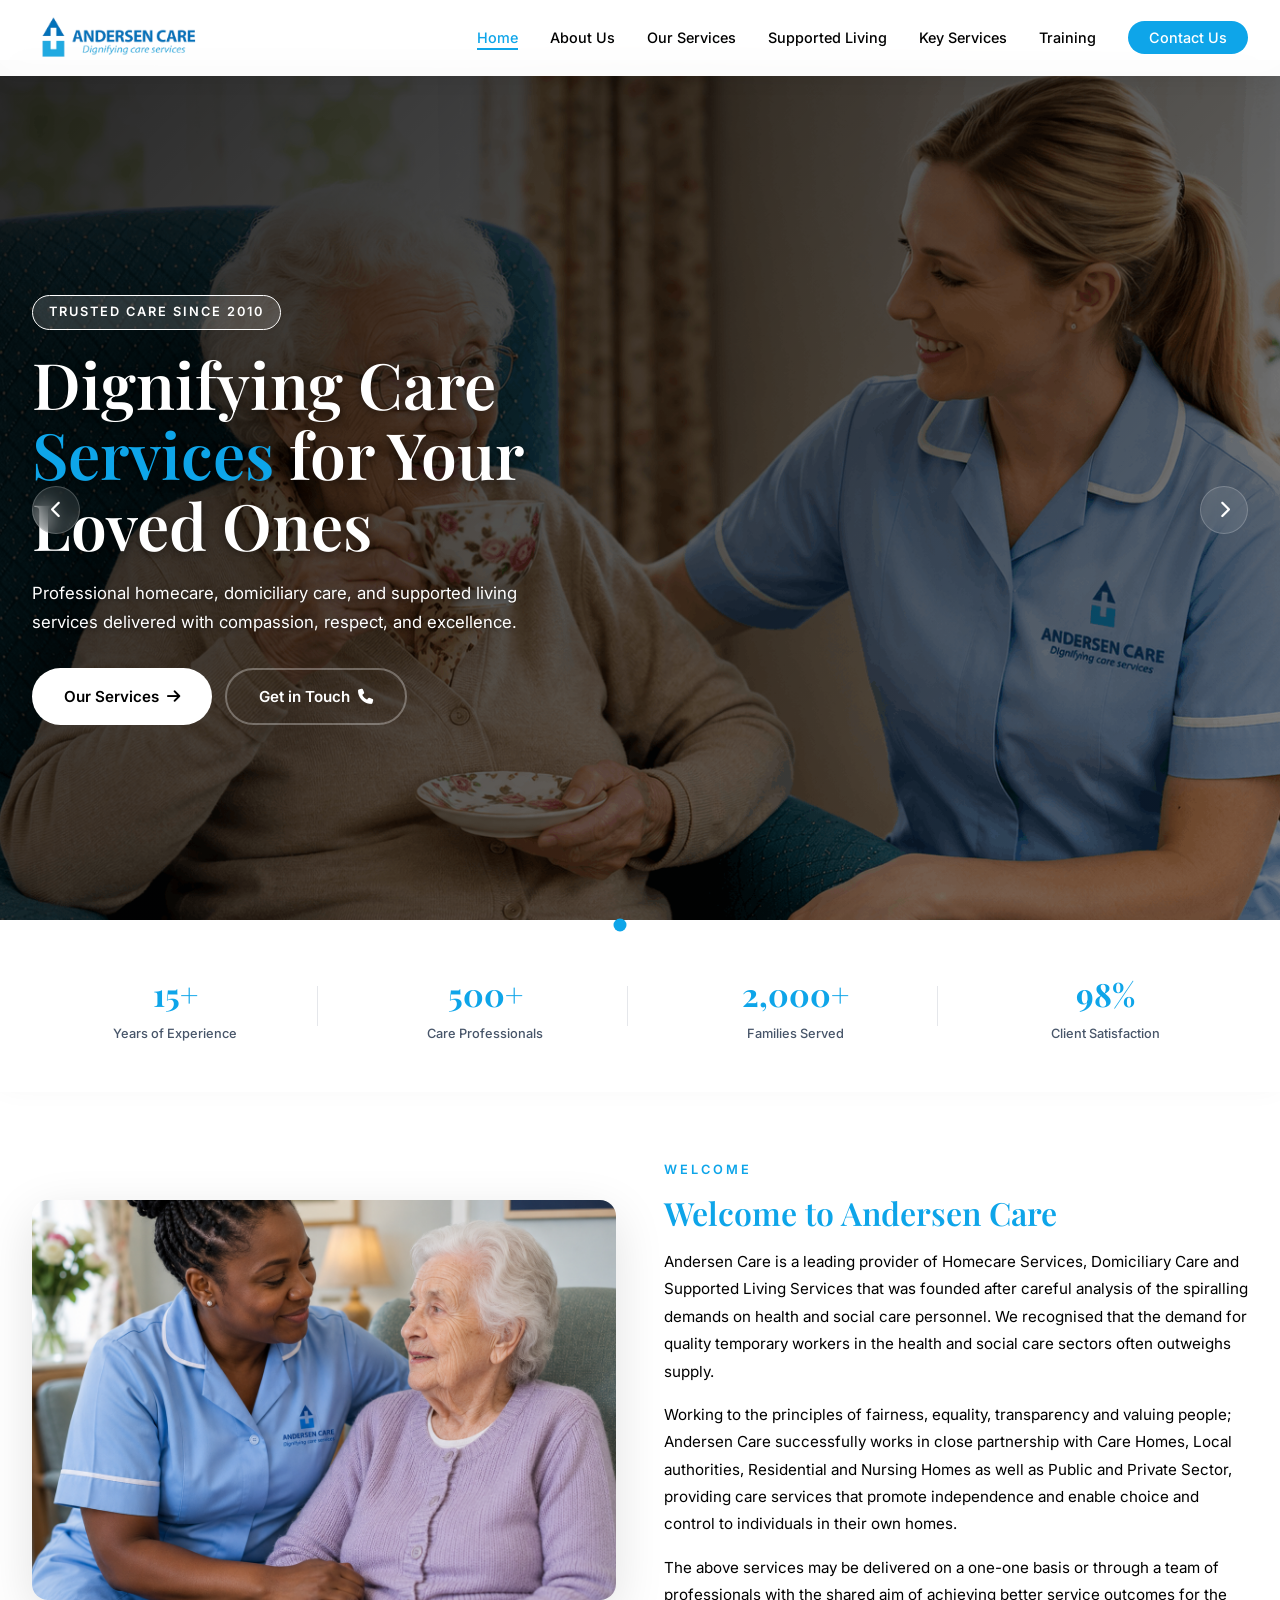
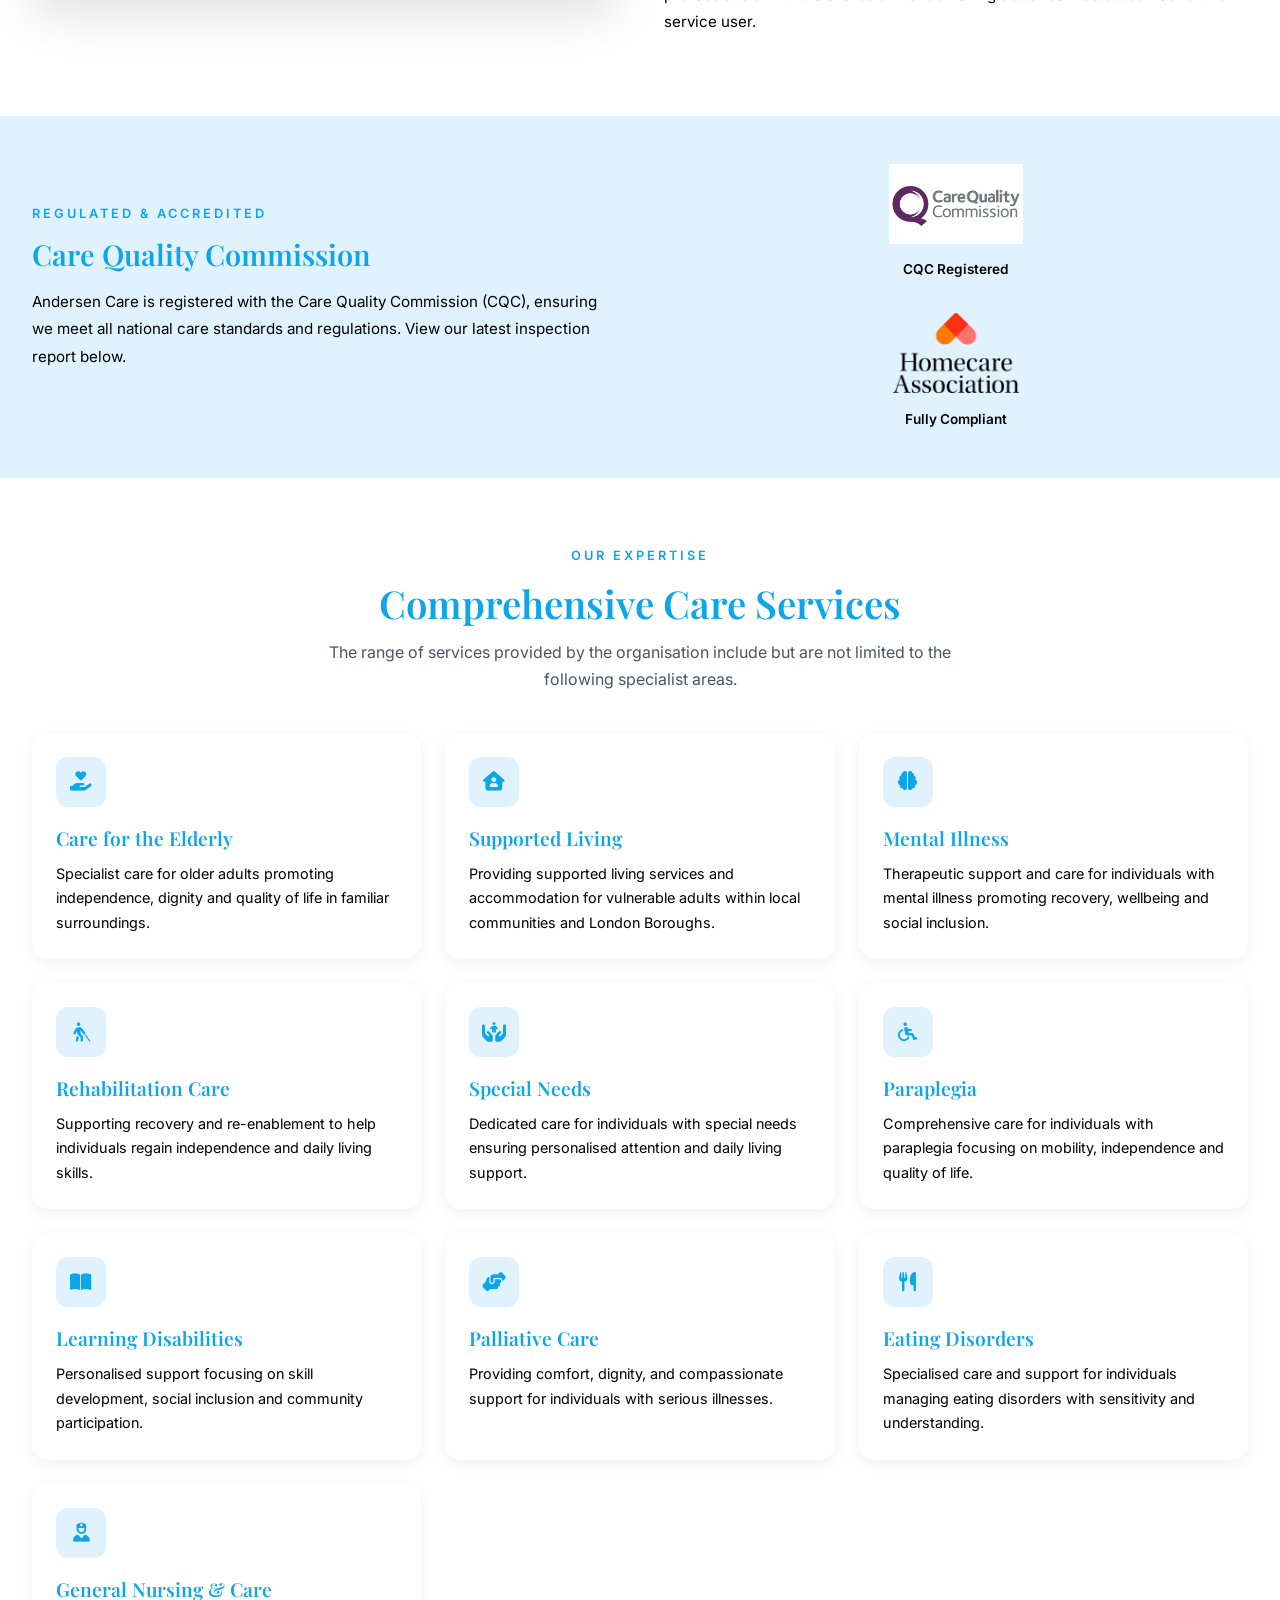
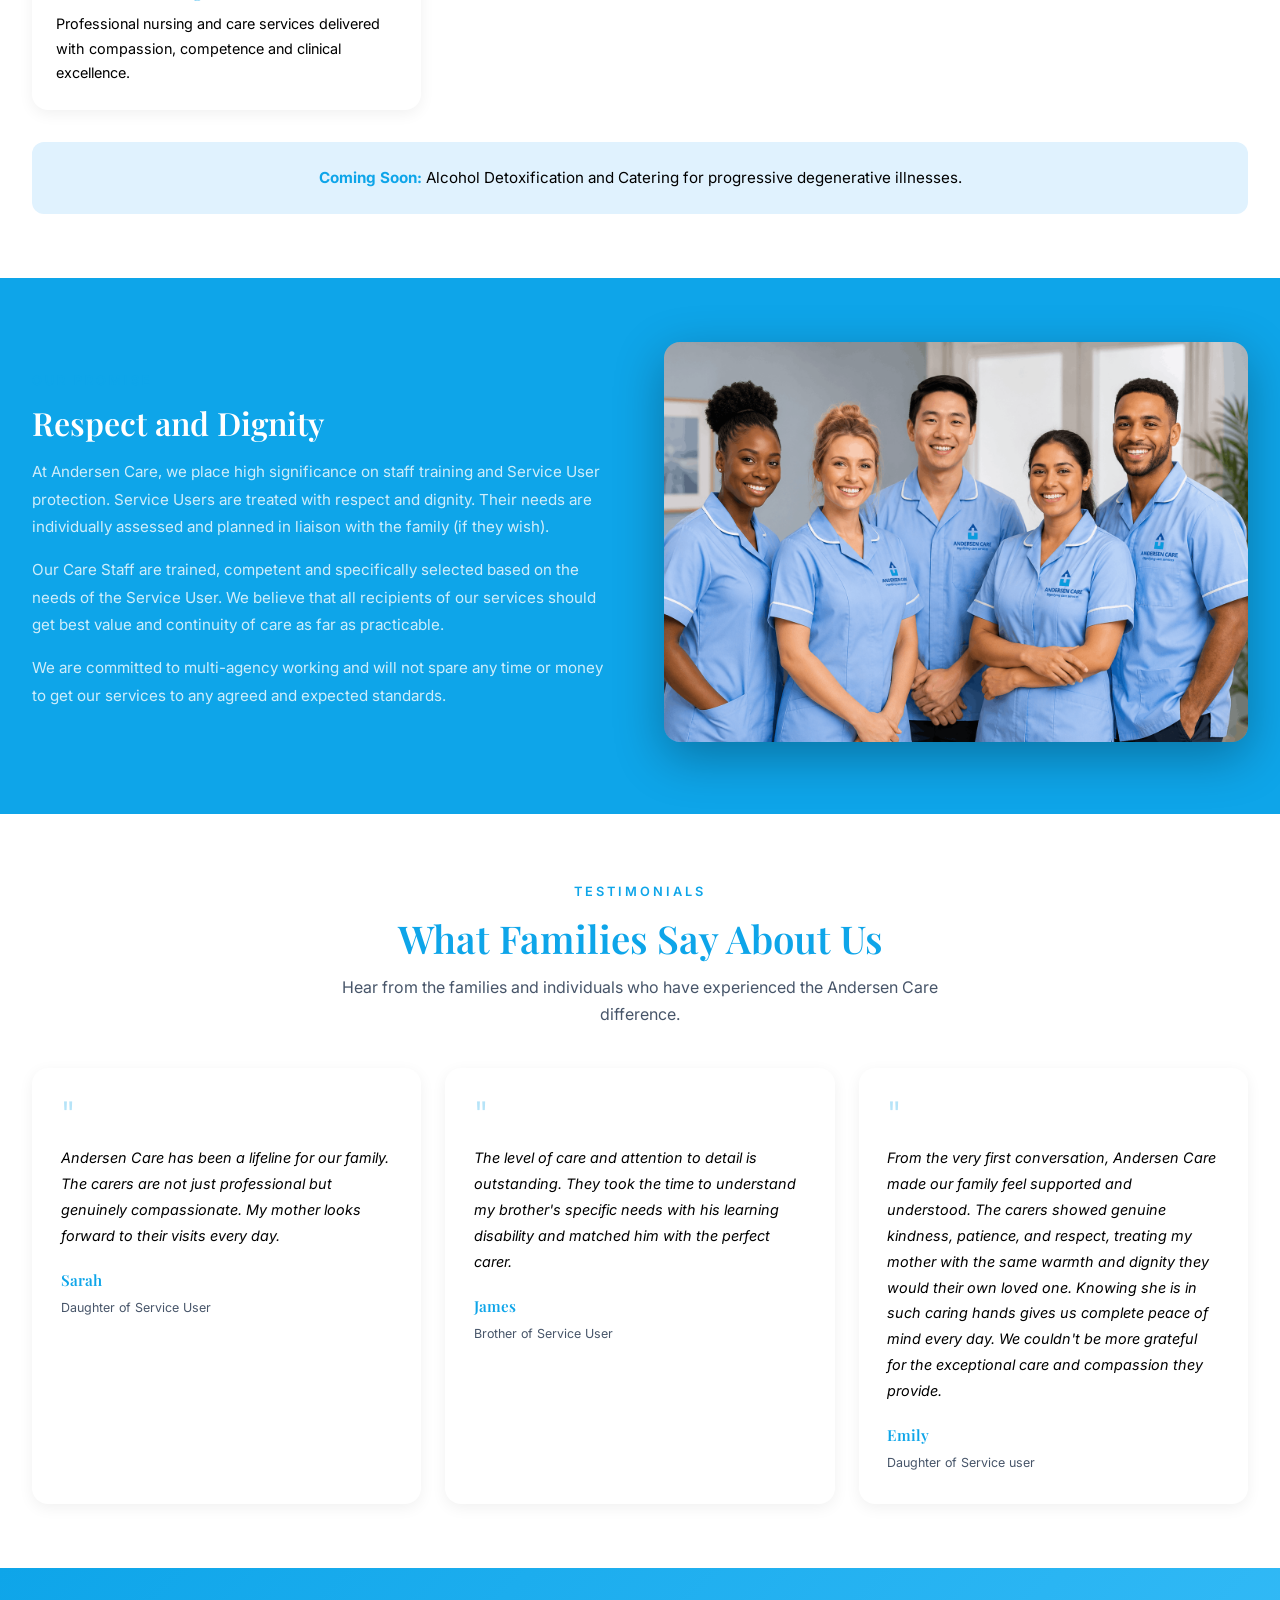
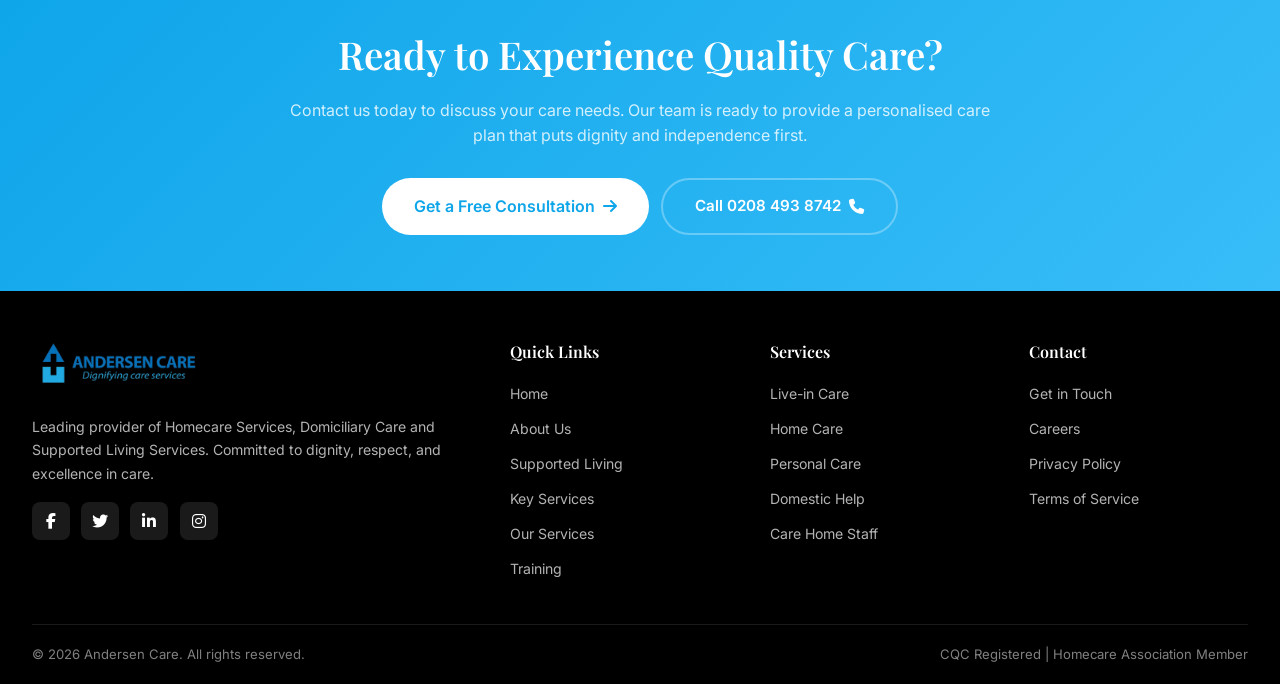
<file: index.html>
<!DOCTYPE html>
<html lang="en">
<head>
    <meta charset="UTF-8">
    <meta name="viewport" content="width=device-width, initial-scale=1.0">
    <title>Andersen Care | Dignifying Care Services</title>
    <link href="https://fonts.googleapis.com/css2?family=Playfair+Display:wght@400;600;700&family=Inter:wght@300;400;500;600;700&display=swap" rel="stylesheet">
    <link rel="stylesheet" href="https://cdnjs.cloudflare.com/ajax/libs/font-awesome/6.4.0/css/all.min.css">
      <link rel="stylesheet" href="styles.css" />
</head>
<body>
    <nav class="navbar" id="navbar">
        <div class="nav-container">
            <a href="index.html" class="logo">
                <img src="and.png" alt="Andersen Care" style="height: 50px; width: auto; object-fit: contain;">
            </a>
            <ul class="nav-links">
                <li><a href="index.html" class="active">Home</a></li>
                <li><a href="about-us.html">About Us</a></li>
                <li><a href="our-services.html">Our Services</a></li>
                <li><a href="supported-living.html">Supported Living</a></li>
                <li><a href="key-services.html">Key Services</a></li>
                <li><a href="training.html">Training</a></li>
                <li><a href="contact-us.html" class="nav-cta">Contact Us</a></li>
            </ul>
            <button class="mobile-menu-btn" id="mobileMenuBtn"><i class="fas fa-bars"></i></button>
        </div>
    </nav>

    <div class="mobile-overlay" id="mobileOverlay"></div>
    <div class="mobile-menu" id="mobileMenu">
        <button class="mobile-menu-close" id="mobileMenuClose"><i class="fas fa-times"></i></button>
        <ul class="mobile-menu-links">
            <li><a href="index.html">Home</a></li>
            <li><a href="about-us.html">About Us</a></li>
            <li><a href="our-services.html">Our Services</a></li>
            <li><a href="supported-living.html">Supported Living</a></li>
            <li><a href="key-services.html">Key Services</a></li>
            <li><a href="training.html">Training</a></li>
            <li><a href="contact-us.html">Contact Us</a></li>
        </ul>
    </div>

    <!-- Hero Slider -->
    <section class="hero" id="home">
        <div class="hero-slider">
            <div class="hero-slide active">
                <div class="hero-slide-bg" style="background-image: url('elderly.png');"></div>
                <div class="hero-content">
                    <span class="hero-label">Trusted Care Since 2010</span>
                    <h1 class="hero-title">Dignifying Care <span>Services</span> for Your Loved Ones</h1>
                    <p class="hero-desc">Professional homecare, domiciliary care, and supported living services delivered with compassion, respect, and excellence.</p>
                    <div class="hero-buttons">
                        <a href="key-services.html" class="btn-primary">Our Services <i class="fas fa-arrow-right"></i></a>
                        <a href="contact-us.html" class="btn-outline">Get in Touch <i class="fas fa-phone"></i></a>
                    </div>
                </div>
            </div>
            <div class="hero-slide">
                <div class="hero-slide-bg" style="background-image: url('ban2.png');"></div>
                <div class="hero-content">
                    <span class="hero-label">Compassionate Support</span>
                    <h1 class="hero-title">Personalised Care <span>Tailored</span> to Individual Needs</h1>
                    <p class="hero-desc">From elderly care to supported living, our trained professionals provide services that promote independence and enable choice.</p>
                    <div class="hero-buttons">
                        <a href="about-us.html" class="btn-primary">Learn More <i class="fas fa-arrow-right"></i></a>
                        <a href="contact-us.html" class="btn-outline">Contact Us <i class="fas fa-calendar"></i></a>
                    </div>
                </div>
            </div>
            <div class="hero-slide">
                <div class="hero-slide-bg" style="background-image: url('ban1.png');"></div>
                <div class="hero-content">
                    <span class="hero-label">Excellence in Care</span>
                    <h1 class="hero-title">Qualified Staff <span>Dedicated</span> to Your Wellbeing</h1>
                    <p class="hero-desc">Our care staff are trained, competent, and specifically selected based on the needs of each service user.</p>
                    <div class="hero-buttons">
                        <a href="training.html" class="btn-primary">Our Training <i class="fas fa-arrow-right"></i></a>
                        <a href="contact-us.html" class="btn-outline">Contact Today <i class="fas fa-envelope"></i></a>
                    </div>
                </div>
            </div>
        </div>
        <div class="slider-dots">
            <div class="slider-dot active" data-slide="0"></div>
            <div class="slider-dot" data-slide="1"></div>
            <div class="slider-dot" data-slide="2"></div>
        </div>
        <div class="slider-arrows">
            <button class="slider-arrow" id="prevSlide"><i class="fas fa-chevron-left"></i></button>
            <button class="slider-arrow" id="nextSlide"><i class="fas fa-chevron-right"></i></button>
        </div>
    </section>

    <!-- Stats Bar -->
    <div class="stats-bar">
        <div class="stats-container">
            <div class="stat-item">
                <div class="stat-number">15<span>+</span></div>
                <div class="stat-label">Years of Experience</div>
            </div>
            <div class="stat-item">
                <div class="stat-number">500<span>+</span></div>
                <div class="stat-label">Care Professionals</div>
            </div>
            <div class="stat-item">
                <div class="stat-number">2,000<span>+</span></div>
                <div class="stat-label">Families Served</div>
            </div>
            <div class="stat-item">
                <div class="stat-number">98<span>%</span></div>
                <div class="stat-label">Client Satisfaction</div>
            </div>
        </div>
    </div>

    <!-- Welcome Section - EXACT HOMEPAGE CONTENT -->
    <!-- <section class="section" style="background: #ffffff;">
        <div class="container">
            <div style="display: grid; grid-template-columns: 1fr 1fr; gap: 3rem; align-items: center;">
                <div class="fade-in">
                    <img src="welcome.png" alt="Care professional" style="width: 100%; height: 400px; object-fit: cover; border-radius: 16px; box-shadow: 0 15px 50px rgba(0,0,0,0.12);">
                </div>
                <div class="fade-in">
                    <span class="section-label">Welcome</span>
                    <h2 style="font-size: 2rem; color: var(--primary); margin-bottom: 1rem; line-height: 1.2; font-family: 'Playfair Display', serif;">Welcome to Andersen Care</h2>
                    <p style="color: var(--text-dark); margin-bottom: 1rem; line-height: 1.8; font-size: 0.95rem;">Andersen Care is a leading provider of Homecare Services, Domiciliary Care and Supported Living Services that was founded after careful analysis of the spiralling demands on health and social care personnel. We recognised that the demand for quality temporary workers in the health and social care sectors often outweighs supply.</p>
                    <p style="color: var(--text-dark); margin-bottom: 1rem; line-height: 1.8; font-size: 0.95rem;">Working to the principles of fairness, equality, transparency and valuing people; Andersen Care successfully works in close partnership with Care Homes, Local authorities, Residential and Nursing Homes as well as Public and Private Sector, providing care services that promote independence and enable choice and control to individuals in their own homes.</p>
                    <p style="color: var(--text-dark); line-height: 1.8; font-size: 0.95rem;">The above services may be delivered on a one-one basis or through team of professionals with the shared aim of achieving better service outcomes for the service user.</p>
                </div>
            </div>
        </div>
    </section> -->

    <!-- Welcome Section RESPONSIVE VERSION -->
<section class="section welcome-section">
  <div class="container">
    <div class="welcome-grid">
      <div class="fade-in">
        <img src="welcome.png" alt="Care professional" class="welcome-image" />
      </div>

      <div class="fade-in">
        <span class="section-label">Welcome</span>

        <h2 class="welcome-title">
          Welcome to Andersen Care
        </h2>

        <p class="welcome-text">
          Andersen Care is a leading provider of Homecare Services,
          Domiciliary Care and Supported Living Services that was founded
          after careful analysis of the spiralling demands on health and
          social care personnel. We recognised that the demand for quality
          temporary workers in the health and social care sectors often
          outweighs supply.
        </p>

        <p class="welcome-text">
          Working to the principles of fairness, equality, transparency and
          valuing people; Andersen Care successfully works in close partnership
          with Care Homes, Local authorities, Residential and Nursing Homes as
          well as Public and Private Sector, providing care services that
          promote independence and enable choice and control to individuals in
          their own homes.
        </p>

        <p class="welcome-text">
          The above services may be delivered on a one-one basis or through a
          team of professionals with the shared aim of achieving better service
          outcomes for the service user.
        </p>
      </div>
    </div>
  </div>
</section>
    <!-- CQC Widget & Accreditations -->
 <section class="section cqc-widget">
  <div class="container">
    <div class="cqc-grid">
      
      <div class="fade-in">
        <span class="section-label">Regulated & Accredited</span>

        <h2 class="cqc-title">
          Care Quality Commission
        </h2>

        <p class="cqc-text">
          Andersen Care is registered with the Care Quality Commission (CQC),
          ensuring we meet all national care standards and regulations.
          View our latest inspection report below.
        </p>

        <script
          type="text/javascript"
          src="https://www.cqc.org.uk/sites/all/modules/custom/cqc_widget/widget.js?data-id=1-288773125&data-host=https://www.cqc.org.uk&type=location">
        </script>
      </div>

      <div class="fade-in cqc-badges">
        <div class="cqc-badge">
          <img src="cqc.png" alt="Care Quality Commission" class="cqc-logo">
          <p>CQC Registered</p>
        </div>

        <div class="cqc-badge">
          <img src="unnamed.png" alt="Accreditation" class="cqc-logo">
          <p>Fully Compliant</p>
        </div>
      </div>

    </div>
  </div>
</section>
    <!-- Services Range Section -->
    <section class="section">
        <div class="container">
            <div class="section-header fade-in">
                <span class="section-label">Our Expertise</span>
                <h2 class="section-title">Comprehensive Care Services</h2>
                <p class="section-desc">The range of services provided by the organisation include but are not limited to the following specialist areas.</p>
            </div>
            <div class="card-grid">
                <div class="card fade-in">
                    <div class="card-content">
                        <div class="card-icon"><i class="fas fa-hand-holding-heart"></i></div>
                        <h3>Care for the Elderly</h3>
                        <p>Specialist care for older adults promoting independence, dignity and quality of life in familiar surroundings.</p>
                    </div>
                </div>
                <div class="card fade-in">
                    <div class="card-content">
                        <div class="card-icon"><i class="fas fa-house-user"></i></div>
                        <h3>Supported Living</h3>
                        <p>Providing supported living services and accommodation for vulnerable adults within local communities and London Boroughs.</p>
                    </div>
                </div>
                <div class="card fade-in">
                    <div class="card-content">
                        <div class="card-icon"><i class="fas fa-brain"></i></div>
                        <h3>Mental Illness</h3>
                        <p>Therapeutic support and care for individuals with mental illness promoting recovery, wellbeing and social inclusion.</p>
                    </div>
                </div>
                <div class="card fade-in">
                    <div class="card-content">
                        <div class="card-icon"><i class="fas fa-person-walking-with-cane"></i></div>
                        <h3>Rehabilitation Care</h3>
                        <p>Supporting recovery and re-enablement to help individuals regain independence and daily living skills.</p>
                    </div>
                </div>
                <div class="card fade-in">
                    <div class="card-content">
                        <div class="card-icon"><i class="fas fa-hands-holding-child"></i></div>
                        <h3>Special Needs</h3>
                        <p>Dedicated care for individuals with special needs ensuring personalised attention and daily living support.</p>
                    </div>
                </div>
                <div class="card fade-in">
                    <div class="card-content">
                        <div class="card-icon"><i class="fas fa-wheelchair"></i></div>
                        <h3>Paraplegia</h3>
                        <p>Comprehensive care for individuals with paraplegia focusing on mobility, independence and quality of life.</p>
                    </div>
                </div>
                <div class="card fade-in">
                    <div class="card-content">
                        <div class="card-icon"><i class="fas fa-book-open"></i></div>
                        <h3>Learning Disabilities</h3>
                        <p>Personalised support focusing on skill development, social inclusion and community participation.</p>
                    </div>
                </div>
                <div class="card fade-in">
                    <div class="card-content">
                        <div class="card-icon"><i class="fas fa-hands-helping"></i></div>
                        <h3>Palliative Care</h3>
                        <p>Providing comfort, dignity, and compassionate support for individuals with serious illnesses.</p>
                    </div>
                </div>
                <div class="card fade-in">
                    <div class="card-content">
                        <div class="card-icon"><i class="fas fa-utensils"></i></div>
                        <h3>Eating Disorders</h3>
                        <p>Specialised care and support for individuals managing eating disorders with sensitivity and understanding.</p>
                    </div>
                </div>
                <div class="card fade-in">
                    <div class="card-content">
                        <div class="card-icon"><i class="fas fa-user-nurse"></i></div>
                        <h3>General Nursing & Care</h3>
                        <p>Professional nursing and care services delivered with compassion, competence and clinical excellence.</p>
                    </div>
                </div>
            </div>
            <div style="text-align: center; margin-top: 2rem; padding: 1.5rem; background: var(--accent); border-radius: 12px;">
                <p style="color: var(--text-dark); font-size: 0.95rem;"><strong style="color: var(--primary);">Coming Soon:</strong> Alcohol Detoxification and Catering for progressive degenerative illnesses.</p>
            </div>
        </div>
    </section>

   <!-- Respect and Dignity Section -->
<section class="section dark-section">
  <div class="container dignity-container">
    <div class="dignity-items">

      <div class="fade-in dignity-content">
        <span class="section-label">Our Promise</span>

        <h2 class="dignity-title">Respect and Dignity</h2>

        <p class="dignity-text">
          At Andersen Care, we place high significance on staff training
          and Service User protection. Service Users are treated with respect
          and dignity. Their needs are individually assessed and planned in
          liaison with the family (if they wish).
        </p>

        <p class="dignity-text">
          Our Care Staff are trained, competent and specifically selected
          based on the needs of the Service User. We believe that all
          recipients of our services should get best value and continuity
          of care as far as practicable.
        </p>

        <p class="dignity-text">
          We are committed to multi-agency working and will not spare any
          time or money to get our services to any agreed and expected
          standards.
        </p>
      </div>

      <div class="fade-in">
        <img src="caregroup.png" alt="Respect and dignity" class="dignity-image">
      </div>

    </div>
  </div>
</section>

    <!-- Testimonials -->
    <section class="section" style="background: #ffffff;">
        <div class="container">
            <div class="section-header fade-in">
                <span class="section-label">Testimonials</span>
                <h2 class="section-title">What Families Say About Us</h2>
                <p class="section-desc">Hear from the families and individuals who have experienced the Andersen Care difference.</p>
            </div>
            <div class="card-grid">
                <div class="card fade-in" style="padding: 1.8rem;">
                    <div style="font-size: 2.2rem; color: var(--secondary); opacity: 0.3; line-height: 1; margin-bottom: 0.8rem;">"</div>
                    <p style="color: var(--text-dark); font-size: 0.9rem; line-height: 1.8; margin-bottom: 1.2rem; font-style: italic;">Andersen Care has been a lifeline for our family. The carers are not just professional but genuinely compassionate. My mother looks forward to their visits every day.</p>
                    <div style="display: flex; align-items: center; gap: 0.8rem;">
                      
                        <div>
                            <h4 style="color: var(--primary); font-size: 0.95rem; margin-bottom: 0.1rem;">Sarah</h4>
                            <span style="color: #475569; font-size: 0.78rem;">Daughter of Service User</span>
                        </div>
                    </div>
                </div>
                <div class="card fade-in" style="padding: 1.8rem;">
                    <div style="font-size: 2.2rem; color: var(--secondary); opacity: 0.3; line-height: 1; margin-bottom: 0.8rem;">"</div>
                    <p style="color: var(--text-dark); font-size: 0.9rem; line-height: 1.8; margin-bottom: 1.2rem; font-style: italic;">The level of care and attention to detail is outstanding. They took the time to understand my brother's specific needs with his learning disability and matched him with the perfect carer.</p>
                    <div style="display: flex; align-items: center; gap: 0.8rem;">
                        
                        <div>
                            <h4 style="color: var(--primary); font-size: 0.95rem; margin-bottom: 0.1rem;">James</h4>
                            <span style="color: #475569; font-size: 0.78rem;">Brother of Service User</span>
                        </div>
                    </div>
                </div>
                <div class="card fade-in" style="padding: 1.8rem;">
                    <div style="font-size: 2.2rem; color: var(--secondary); opacity: 0.3; line-height: 1; margin-bottom: 0.8rem;">"</div>
                    <p style="color: var(--text-dark); font-size: 0.9rem; line-height: 1.8; margin-bottom: 1.2rem; font-style: italic;">From the very first conversation, Andersen Care made our family feel supported and understood. The carers showed genuine kindness, patience, and respect, treating my mother with the same warmth and dignity they would their own loved one. Knowing she is in such caring hands gives us complete peace of mind every day. We couldn't be more grateful for the exceptional care and compassion they provide.</p>
                   
                            <h4 style="color: var(--primary); font-size: 0.95rem; margin-bottom: 0.1rem;">Emily</h4>
                            <span style="color: #475569; font-size: 0.78rem;">Daughter of Service user</span>
                        </div>
                    </div>
                </div>
            </div>
        </div>
    </section>

    <!-- CTA -->
    <section class="cta-section">
        <div class="container">
            <div class="cta-content">
                <h2>Ready to Experience Quality Care?</h2>
                <p>Contact us today to discuss your care needs. Our team is ready to provide a personalised care plan that puts dignity and independence first.</p>
                <div class="cta-buttons">
                    <a href="contact-us.html" class="btn-white">Get a Free Consultation <i class="fas fa-arrow-right"></i></a>
                    <a href="tel:02084938742" class="btn-outline">Call 0208 493 8742 <i class="fas fa-phone"></i></a>
                </div>
            </div>
        </div>
    </section>

    <script>
        // Hero Slider
        const slides = document.querySelectorAll('.hero-slide');
        const dots = document.querySelectorAll('.slider-dot');
        let currentSlide = 0;
        let slideInterval;

        function showSlide(index) {
            slides.forEach((slide, i) => {
                slide.classList.remove('active');
                slide.style.opacity = '0';
                dots[i].style.background = 'rgba(255,255,255,0.3)';
                dots[i].style.transform = 'scale(1)';
            });
            slides[index].classList.add('active');
            slides[index].style.opacity = '1';
            dots[index].style.background = 'var(--secondary)';
            dots[index].style.transform = 'scale(1.3)';
            currentSlide = index;
        }

        function nextSlide() { showSlide((currentSlide + 1) % slides.length); }
        function prevSlide() { showSlide((currentSlide - 1 + slides.length) % slides.length); }
        function startAutoSlide() { slideInterval = setInterval(nextSlide, 6000); }
        function stopAutoSlide() { clearInterval(slideInterval); }

        document.getElementById('nextSlide').addEventListener('click', () => { stopAutoSlide(); nextSlide(); startAutoSlide(); });
        document.getElementById('prevSlide').addEventListener('click', () => { stopAutoSlide(); prevSlide(); startAutoSlide(); });
        dots.forEach((dot, index) => {
            dot.addEventListener('click', () => { stopAutoSlide(); showSlide(index); startAutoSlide(); });
        });
        startAutoSlide();
    </script>

    <footer class="footer">
        <div class="container">
            <div class="footer-grid">
                <div class="footer-brand">
                    <a href="index.html" class="logo" style="margin-bottom: 0.6rem; display: inline-flex; align-items: center; gap: 0.75rem;">
                        <img src="and.png" alt="Andersen Care" style="height: 50px; width: auto; object-fit: contain;">
                    </a>
                    <p>Leading provider of Homecare Services, Domiciliary Care and Supported Living Services. Committed to dignity, respect, and excellence in care.</p>
                    <div class="footer-social">
                        <a href="#"><i class="fab fa-facebook-f"></i></a>
                        <a href="#"><i class="fab fa-twitter"></i></a>
                        <a href="#"><i class="fab fa-linkedin-in"></i></a>
                        <a href="#"><i class="fab fa-instagram"></i></a>
                    </div>
                </div>
                <div class="footer-column">
                    <h4>Quick Links</h4>
                    <ul>
                        <li><a href="index.html">Home</a></li>
                        <li><a href="about-us.html">About Us</a></li>
                        <li><a href="supported-living.html">Supported Living</a></li>
                        <li><a href="key-services.html">Key Services</a></li>
                        <li><a href="our-services.html">Our Services</a></li>
                        <li><a href="training.html">Training</a></li>
                    </ul>
                </div>
                <div class="footer-column">
                    <h4>Services</h4>
                    <ul>
                        <li><a href="our-services.html">Live-in Care</a></li>
                        <li><a href="our-services.html">Home Care</a></li>
                        <li><a href="our-services.html">Personal Care</a></li>
                        <li><a href="our-services.html">Domestic Help</a></li>
                        <li><a href="our-services.html">Care Home Staff</a></li>
                    </ul>
                </div>
                <div class="footer-column">
                    <h4>Contact</h4>
                    <ul>
                        <li><a href="contact-us.html">Get in Touch</a></li>
                        <li><a href="#">Careers</a></li>
                        <li><a href="#">Privacy Policy</a></li>
                        <li><a href="#">Terms of Service</a></li>
                    </ul>
                </div>
            </div>
            <div class="footer-bottom">
                <p>&copy; 2026 Andersen Care. All rights reserved.</p>
                <p>CQC Registered | Homecare Association Member</p>
            </div>
        </div>
    </footer>

    <script>
        // Mobile Menu
        const mobileMenuBtn = document.getElementById('mobileMenuBtn');
        const mobileMenu = document.getElementById('mobileMenu');
        const mobileMenuClose = document.getElementById('mobileMenuClose');
        const mobileOverlay = document.getElementById('mobileOverlay');
        const mobileLinks = document.querySelectorAll('.mobile-menu-links a');

        function openMobileMenu() {
            mobileMenu.classList.add('active');
            mobileOverlay.classList.add('active');
            document.body.style.overflow = 'hidden';
        }
        function closeMobileMenu() {
            mobileMenu.classList.remove('active');
            mobileOverlay.classList.remove('active');
            document.body.style.overflow = '';
        }
        mobileMenuBtn.addEventListener('click', openMobileMenu);
        mobileMenuClose.addEventListener('click', closeMobileMenu);
        mobileOverlay.addEventListener('click', closeMobileMenu);
        mobileLinks.forEach(link => link.addEventListener('click', closeMobileMenu));

        // Scroll Animation
        const fadeElements = document.querySelectorAll('.fade-in');
        const observer = new IntersectionObserver((entries) => {
            entries.forEach(entry => {
                if (entry.isIntersecting) entry.target.classList.add('visible');
            });
        }, { threshold: 0.1 });
        fadeElements.forEach(el => observer.observe(el));

        // Smooth Scroll
        document.querySelectorAll('a[href^="#"]').forEach(anchor => {
            anchor.addEventListener('click', function(e) {
                e.preventDefault();
                const target = document.querySelector(this.getAttribute('href'));
                if (target) target.scrollIntoView({ behavior: 'smooth', block: 'start' });
            });
        });
    </script>
</body>
</html>
</file>
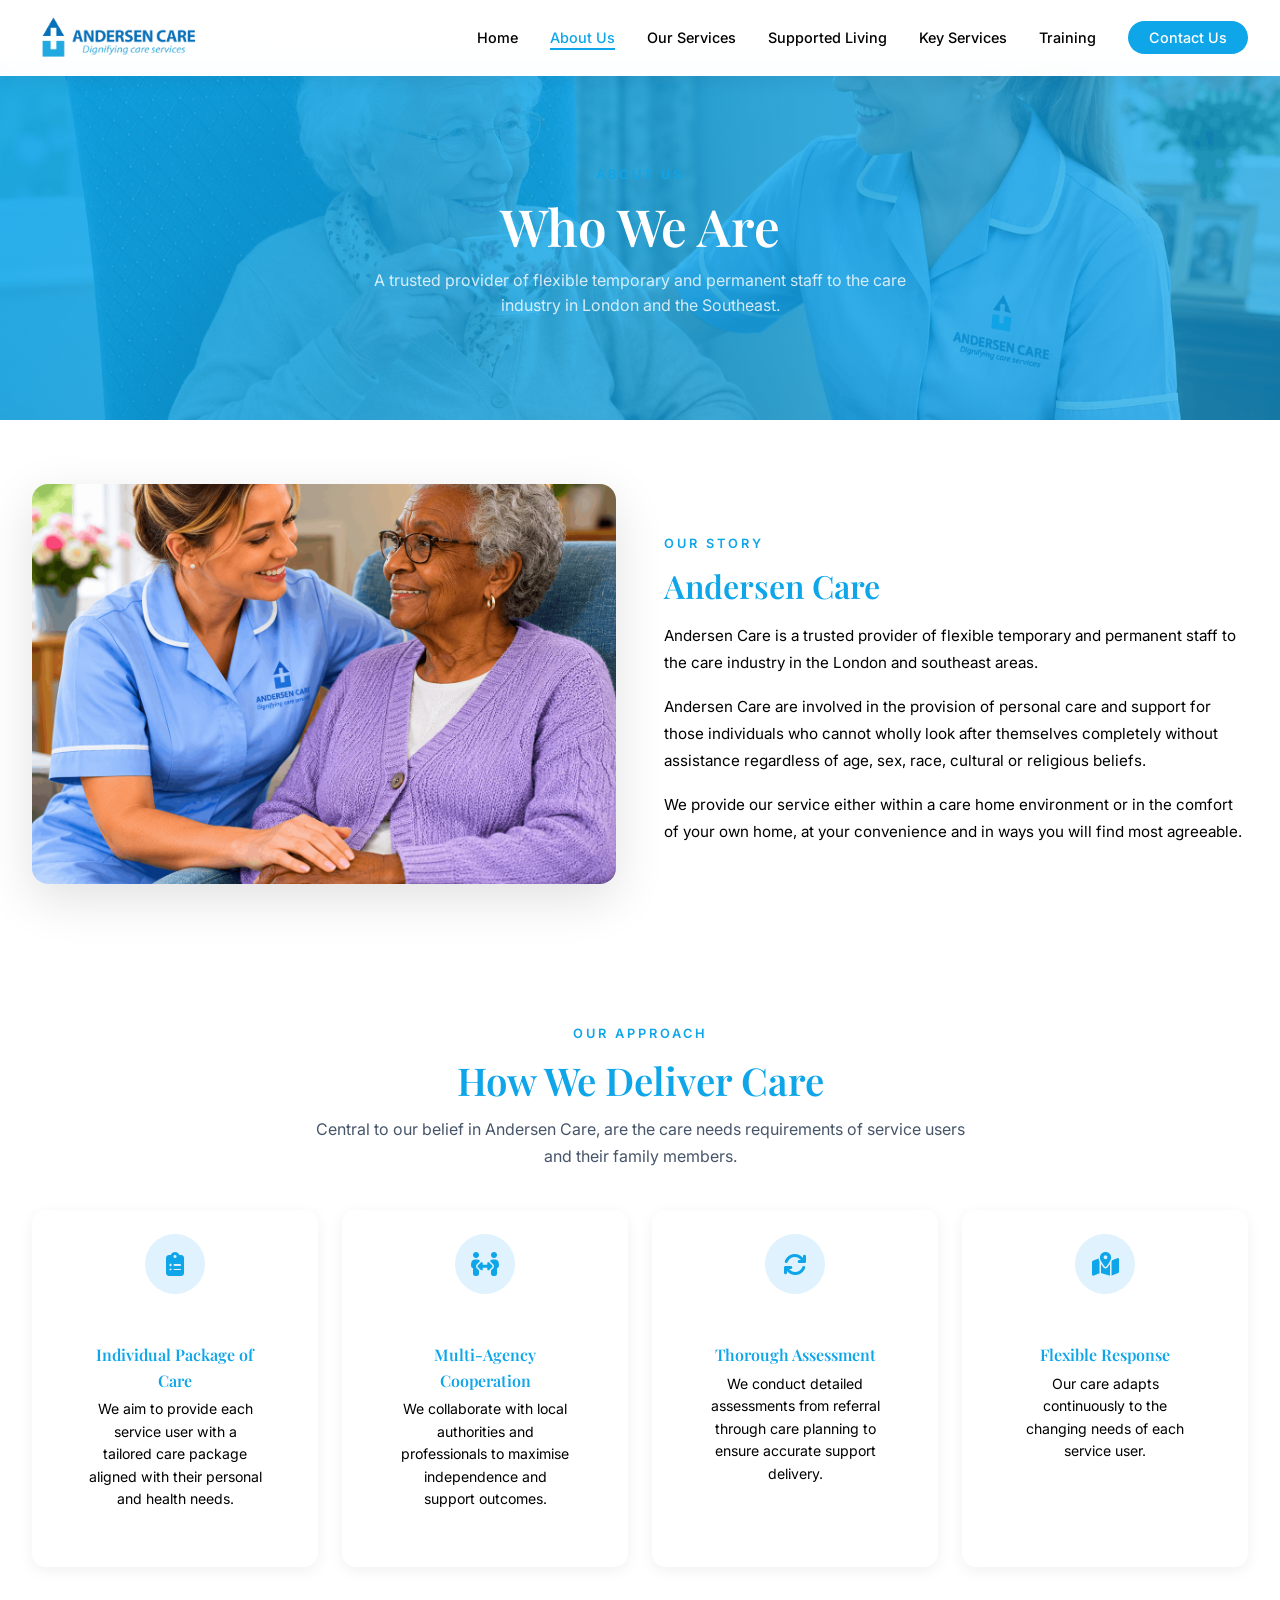
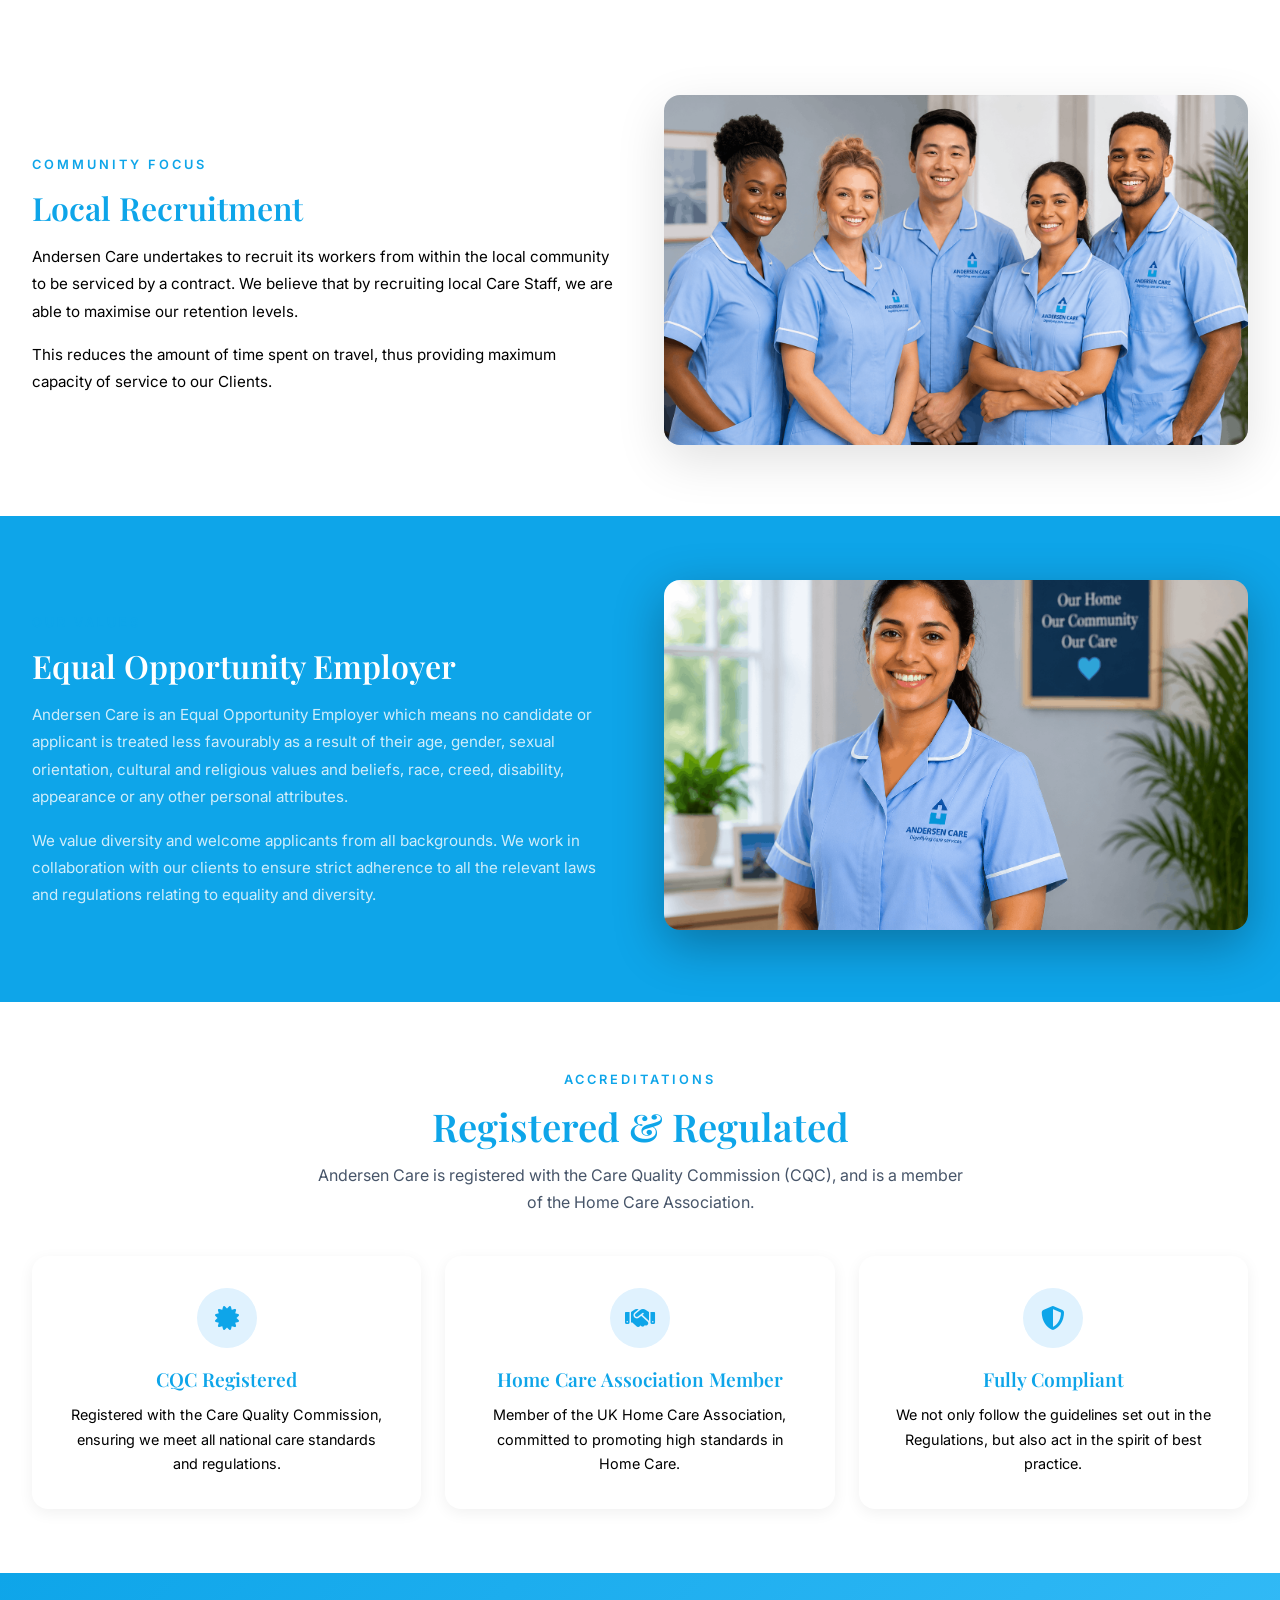
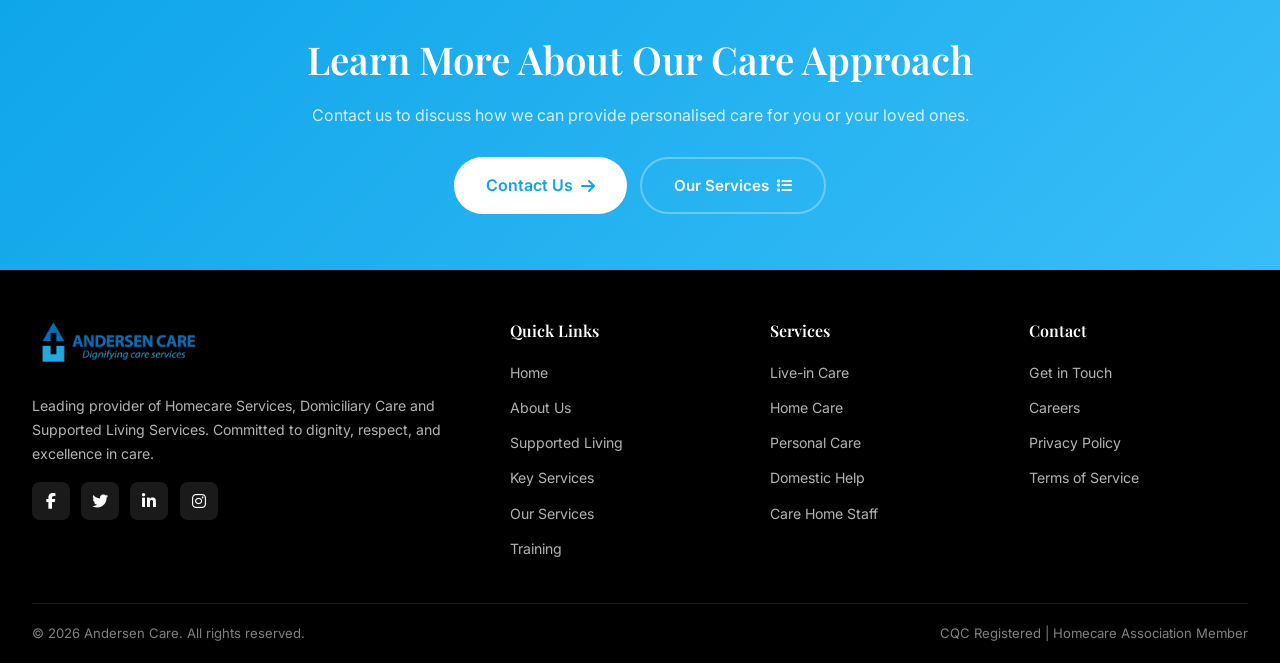
<file: about-us.html>
<!DOCTYPE html>
<html lang="en">
<head>
    <meta charset="UTF-8">
    <meta name="viewport" content="width=device-width, initial-scale=1.0">
    <title>About Us | Andersen Care</title>
    <link href="https://fonts.googleapis.com/css2?family=Playfair+Display:wght@400;600;700&family=Inter:wght@300;400;500;600;700&display=swap" rel="stylesheet">
    <link rel="stylesheet" href="https://cdnjs.cloudflare.com/ajax/libs/font-awesome/6.4.0/css/all.min.css">
       <link rel="stylesheet" href="styles.css" />

</head>
<body>
    <nav class="navbar" id="navbar">
        <div class="nav-container">
            <a href="index.html" class="logo">
                <img src="and.png" alt="Andersen Care" style="height: 50px; width: auto; object-fit: contain;">
            </a>
            <ul class="nav-links">
                <li><a href="index.html">Home</a></li>
                <li><a href="about-us.html" class="active">About Us</a></li>
                <li><a href="our-services.html">Our Services</a></li>
                <li><a href="supported-living.html">Supported Living</a></li>
                <li><a href="key-services.html">Key Services</a></li>
                <li><a href="training.html">Training</a></li>
                <li><a href="contact-us.html" class="nav-cta">Contact Us</a></li>
            </ul>
            <button class="mobile-menu-btn" id="mobileMenuBtn"><i class="fas fa-bars"></i></button>
        </div>
    </nav>

    <div class="mobile-overlay" id="mobileOverlay"></div>
    <div class="mobile-menu" id="mobileMenu">
        <button class="mobile-menu-close" id="mobileMenuClose"><i class="fas fa-times"></i></button>
        <ul class="mobile-menu-links">
            <li><a href="index.html">Home</a></li>
            <li><a href="about-us.html">About Us</a></li>
            <li><a href="our-services.html">Our Services</a></li>
            <li><a href="supported-living.html">Supported Living</a></li>
            <li><a href="key-services.html">Key Services</a></li>
            <li><a href="training.html">Training</a></li>
            <li><a href="contact-us.html">Contact Us</a></li>
        </ul>
    </div>

    <!-- Page Header -->
    <section class="page-header">
        <div class="page-header-bg" style="background-image: url('elderly.png');"></div>
        <div class="page-header-content">
            <span class="page-header-label">About Us</span>
            <h1>Who We Are</h1>
            <p>A trusted provider of flexible temporary and permanent staff to the care industry in London and the Southeast.</p>
        </div>
    </section>

    <!-- About Content -->
    <section class="section about-section" >
        <div class="container about-container">
            <div  class="about-items">
                <div class="fade-in">
                    <img src="abt.png" alt="Care team" style="width: 100%; height: 400px; object-fit: cover; border-radius: 16px; box-shadow: 0 15px 50px rgba(0,0,0,0.12);">
                </div>
                <div class="fade-in">
                    <span class="section-label">Our Story</span>
                    <h2 style="font-size: 2rem; color: var(--primary); margin-bottom: 1rem; line-height: 1.2; font-family: 'Playfair Display', serif;">Andersen Care</h2>
                    <p style="color: var(--text-dark); margin-bottom: 1rem; line-height: 1.8; font-size: 0.95rem;">Andersen Care is a trusted provider of flexible temporary and permanent staff to the care industry in the London and southeast areas.</p>
                    <p style="color: var(--text-dark); margin-bottom: 1rem; line-height: 1.8; font-size: 0.95rem;">Andersen Care are involved in the provision of personal care and support for those individuals who cannot wholly look after themselves completely without assistance regardless of age, sex, race, cultural or religious beliefs.</p>
                    <p style="color: var(--text-dark); line-height: 1.8; font-size: 0.95rem;">We provide our service either within a care home environment or in the comfort of your own home, at your convenience and in ways you will find most agreeable.</p>
                </div>
            </div>
        </div>
    </section>

   <!-- Our Approach -->
<section class="section registration-section">
  <div class="container">

    <div class="section-header fade-in">
      <span class="section-label">Our Approach</span>
      <h2 class="section-title">How We Deliver Care</h2>
      <p class="section-desc">
        Central to our belief in Andersen Care, are the care needs requirements
        of service users and their family members.
      </p>
    </div>

    <div class="about-box">

      <div class="feature-item fade-in">
        <div class="feature-icon"><i class="fas fa-clipboard-list"></i></div>
        <div class="registration-card">
          <h4 class="registration-title">Individual Package of Care</h4>
          <p class="registration-text">We aim to provide each service user with a tailored care package aligned with their personal and health needs.</p>
        </div>
      </div>

      <div class="feature-item fade-in">
        <div class="feature-icon"><i class="fas fa-people-arrows"></i></div>
        <div class="registration-card">
          <h4 class="registration-title">Multi-Agency Cooperation</h4>
          <p class="registration-text">We collaborate with local authorities and professionals to maximise independence and support outcomes.</p>
        </div>
      </div>

      <div class="feature-item fade-in">
        <div class="feature-icon"><i class="fas fa-arrows-rotate"></i></div>
        <div class="registration-card">
          <h4 class="registration-title" >Thorough Assessment</h4>
          <p class="registration-text">We conduct detailed assessments from referral through care planning to ensure accurate support delivery.</p>
        </div>
      </div>

      <div class="feature-item fade-in">
        <div class="feature-icon"><i class="fas fa-map-location-dot"></i></div>
        <div class="registration-card">
          <h4 class="registration-title">Flexible Response</h4>
          <p class="registration-text">Our care adapts continuously to the changing needs of each service user.</p>
        </div>
      </div>

    </div>

  </div>
</section>

    <!-- Local Recruitment -->
    <section class="section" style="background: #ffffff;">
        <div class="container">
            <div class="about-items">
                <div class="fade-in">
                    <span class="section-label">Community Focus</span>
                    <h2 style="font-size: 2rem; color: var(--primary); margin-bottom: 1rem; line-height: 1.2; font-family: 'Playfair Display', serif;">Local Recruitment</h2>
                    <p style="color: var(--text-dark); margin-bottom: 1rem; line-height: 1.8; font-size: 0.95rem;">Andersen Care undertakes to recruit its workers from within the local community to be serviced by a contract. We believe that by recruiting local Care Staff, we are able to maximise our retention levels.</p>
                    <p style="color: var(--text-dark); line-height: 1.8; font-size: 0.95rem;">This reduces the amount of time spent on travel, thus providing maximum capacity of service to our Clients.</p>
                </div>
                <div class="fade-in">
                    <img src="caregroup.png" alt="Local team" style="width: 100%; height: 350px; object-fit: cover; border-radius: 16px; box-shadow: 0 15px 50px rgba(0,0,0,0.12);">
                </div>
            </div>
        </div>
    </section>

    <!-- Equal Opportunity -->
    <section class="section dark-section">
        <div class="container">
            <div class="about-items">
                <div class="fade-in">
                    <span class="section-label">Our Values</span>
                    <h2 style="font-size: 2rem; color: var(--white); margin-bottom: 1rem; line-height: 1.2; font-family: 'Playfair Display', serif;">Equal Opportunity Employer</h2>
                    <p style="color: rgba(255,255,255,0.8); margin-bottom: 1rem; line-height: 1.8; font-size: 0.95rem;">Andersen Care is an Equal Opportunity Employer which means no candidate or applicant is treated less favourably as a result of their age, gender, sexual orientation, cultural and religious values and beliefs, race, creed, disability, appearance or any other personal attributes.</p>
                    <p style="color: rgba(255,255,255,0.8); line-height: 1.8; font-size: 0.95rem;">We value diversity and welcome applicants from all backgrounds. We work in collaboration with our clients to ensure strict adherence to all the relevant laws and regulations relating to equality and diversity.</p>
                </div>
                <div class="fade-in">
                    <img src="hc.png" alt="Diverse team" style="width: 100%; height: 350px; object-fit: cover; border-radius: 16px; box-shadow: 0 15px 50px rgba(0,0,0,0.3);">
                </div>
            </div>
        </div>
    </section>

  <!-- Registrations -->
<section class="section registration-section">
  <div class="container">
    
    <div class="section-header fade-in">
      <span class="section-label">Accreditations</span>
      <h2 class="section-title">Registered & Regulated</h2>
      <p class="section-desc">
        Andersen Care is registered with the Care Quality Commission (CQC),
        and is a member of the Home Care Association.
      </p>
    </div>

    <div class="registration-box">

      <div class="card fade-in registration-card">
        <div class="registration-icon">
          <i class="fas fa-certificate"></i>
        </div>
        <h3 class="registration-title">CQC Registered</h3>
        <p class="registration-text">
          Registered with the Care Quality Commission, ensuring we meet all
          national care standards and regulations.
        </p>
      </div>

      <div class="card fade-in registration-card">
        <div class="registration-icon">
          <i class="fas fa-handshake"></i>
        </div>
        <h3 class="registration-title">Home Care Association Member</h3>
        <p class="registration-text">
          Member of the UK Home Care Association, committed to promoting
          high standards in Home Care.
        </p>
      </div>

      <div class="card fade-in registration-card">
        <div class="registration-icon">
          <i class="fas fa-shield-halved"></i>
        </div>
        <h3 class="registration-title">Fully Compliant</h3>
        <p class="registration-text">
          We not only follow the guidelines set out in the Regulations,
          but also act in the spirit of best practice.
        </p>
      </div>

    </div>
  </div>
</section>
    <!-- CTA -->
    <section class="cta-section">
        <div class="container">
            <div class="cta-content">
                <h2>Learn More About Our Care Approach</h2>
                <p>Contact us to discuss how we can provide personalised care for you or your loved ones.</p>
                <div class="cta-buttons">
                    <a href="contact-us.html" class="btn-white">Contact Us <i class="fas fa-arrow-right"></i></a>
                    <a href="our-services.html" class="btn-outline">Our Services <i class="fas fa-list"></i></a>
                </div>
            </div>
        </div>
    </section>

    <footer class="footer">
        <div class="container">
            <div class="footer-grid">
                <div class="footer-brand">
                    <a href="index.html" class="logo" style="margin-bottom: 0.6rem; display: inline-flex; align-items: center; gap: 0.75rem;">
                        <img src="and.png" alt="Andersen Care" style="height: 50px; width: auto; object-fit: contain;">
                    </a>
                    <p>Leading provider of Homecare Services, Domiciliary Care and Supported Living Services. Committed to dignity, respect, and excellence in care.</p>
                    <div class="footer-social">
                        <a href="#"><i class="fab fa-facebook-f"></i></a>
                        <a href="#"><i class="fab fa-twitter"></i></a>
                        <a href="#"><i class="fab fa-linkedin-in"></i></a>
                        <a href="#"><i class="fab fa-instagram"></i></a>
                    </div>
                </div>
                <div class="footer-column">
                    <h4>Quick Links</h4>
                    <ul>
                        <li><a href="index.html">Home</a></li>
                        <li><a href="about-us.html">About Us</a></li>
                        <li><a href="supported-living.html">Supported Living</a></li>
                        <li><a href="key-services.html">Key Services</a></li>
                        <li><a href="our-services.html">Our Services</a></li>
                        <li><a href="training.html">Training</a></li>
                    </ul>
                </div>
                <div class="footer-column">
                    <h4>Services</h4>
                    <ul>
                        <li><a href="our-services.html">Live-in Care</a></li>
                        <li><a href="our-services.html">Home Care</a></li>
                        <li><a href="our-services.html">Personal Care</a></li>
                        <li><a href="our-services.html">Domestic Help</a></li>
                        <li><a href="our-services.html">Care Home Staff</a></li>
                    </ul>
                </div>
                <div class="footer-column">
                    <h4>Contact</h4>
                    <ul>
                        <li><a href="contact-us.html">Get in Touch</a></li>
                        <li><a href="#">Careers</a></li>
                        <li><a href="#">Privacy Policy</a></li>
                        <li><a href="#">Terms of Service</a></li>
                    </ul>
                </div>
            </div>
            <div class="footer-bottom">
                <p>&copy; 2026 Andersen Care. All rights reserved.</p>
                <p>CQC Registered | Homecare Association Member</p>
            </div>
        </div>
    </footer>

    <script>
        // Mobile Menu
        const mobileMenuBtn = document.getElementById('mobileMenuBtn');
        const mobileMenu = document.getElementById('mobileMenu');
        const mobileMenuClose = document.getElementById('mobileMenuClose');
        const mobileOverlay = document.getElementById('mobileOverlay');
        const mobileLinks = document.querySelectorAll('.mobile-menu-links a');

        function openMobileMenu() {
            mobileMenu.classList.add('active');
            mobileOverlay.classList.add('active');
            document.body.style.overflow = 'hidden';
        }
        function closeMobileMenu() {
            mobileMenu.classList.remove('active');
            mobileOverlay.classList.remove('active');
            document.body.style.overflow = '';
        }
        mobileMenuBtn.addEventListener('click', openMobileMenu);
        mobileMenuClose.addEventListener('click', closeMobileMenu);
        mobileOverlay.addEventListener('click', closeMobileMenu);
        mobileLinks.forEach(link => link.addEventListener('click', closeMobileMenu));

        // Scroll Animation
        const fadeElements = document.querySelectorAll('.fade-in');
        const observer = new IntersectionObserver((entries) => {
            entries.forEach(entry => {
                if (entry.isIntersecting) entry.target.classList.add('visible');
            });
        }, { threshold: 0.1 });
        fadeElements.forEach(el => observer.observe(el));

        // Smooth Scroll
        document.querySelectorAll('a[href^="#"]').forEach(anchor => {
            anchor.addEventListener('click', function(e) {
                e.preventDefault();
                const target = document.querySelector(this.getAttribute('href'));
                if (target) target.scrollIntoView({ behavior: 'smooth', block: 'start' });
            });
        });
    </script>
</body>
</html>
</file>
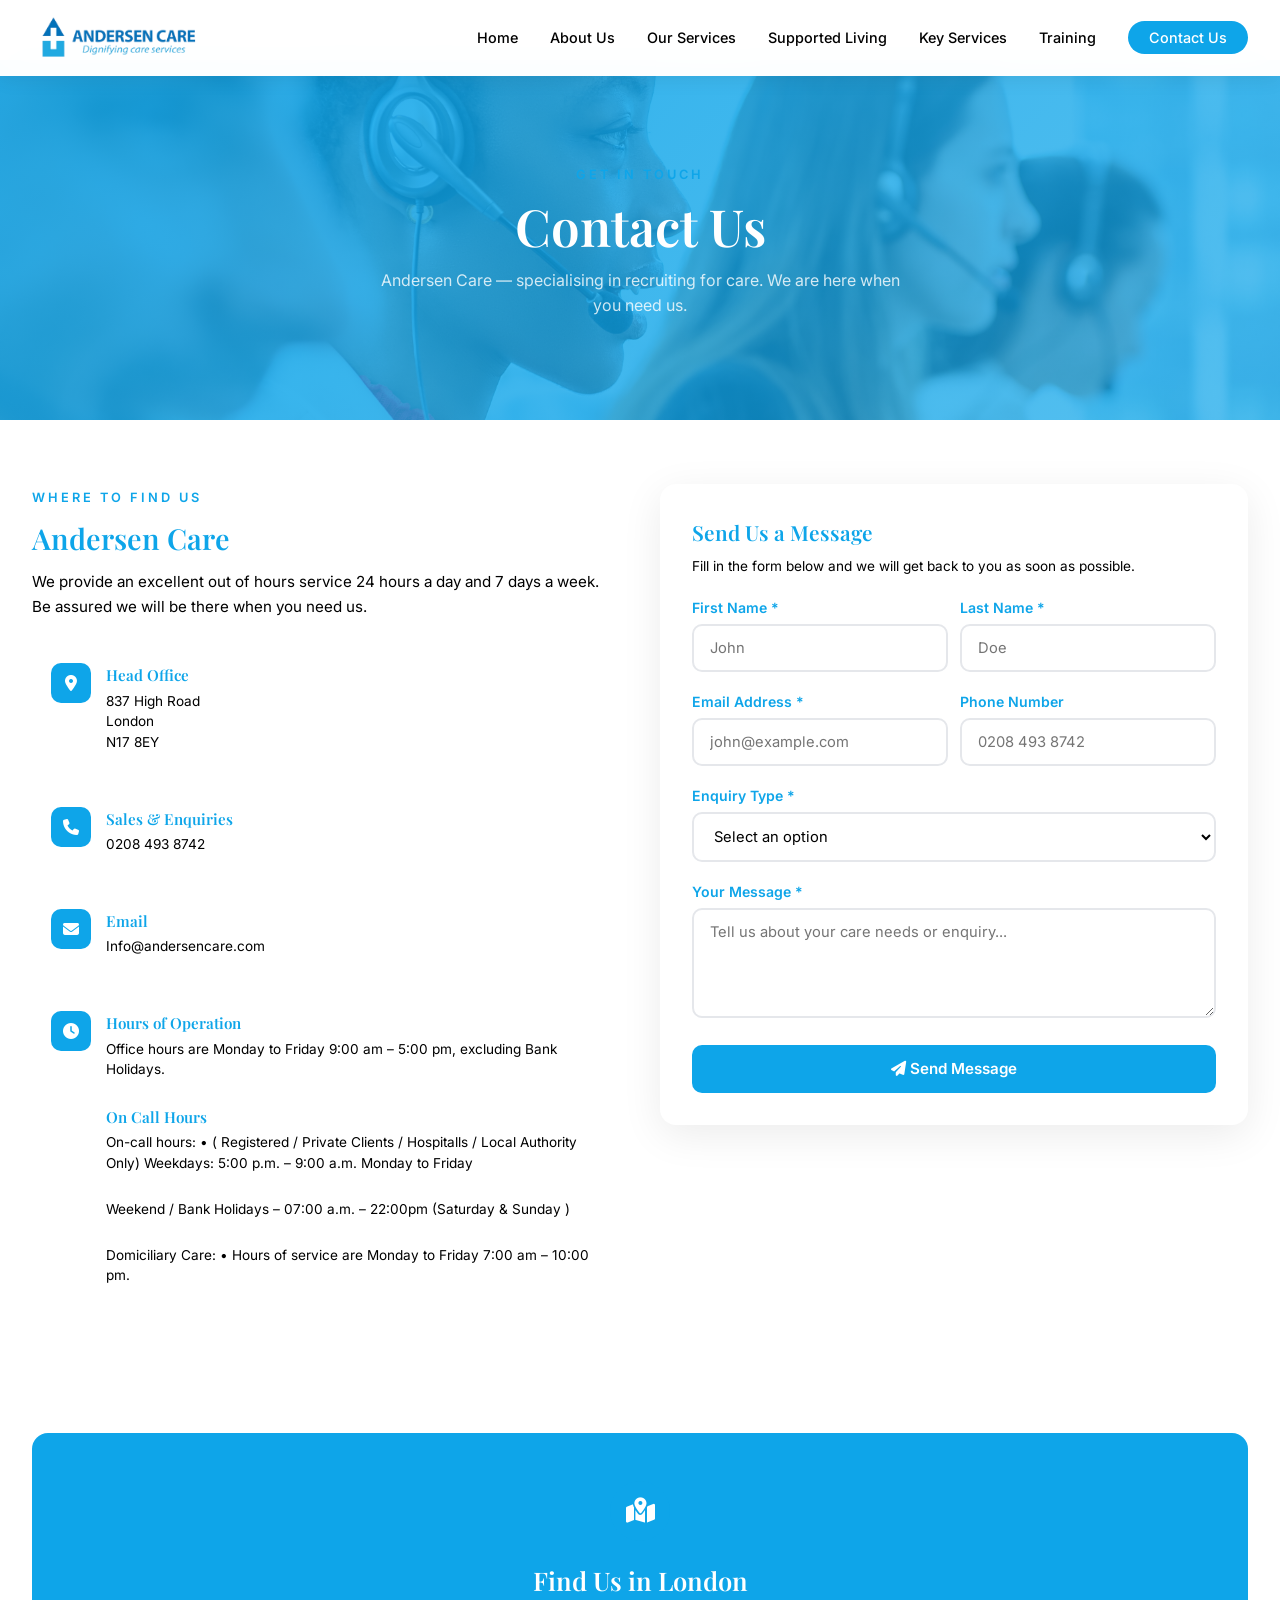
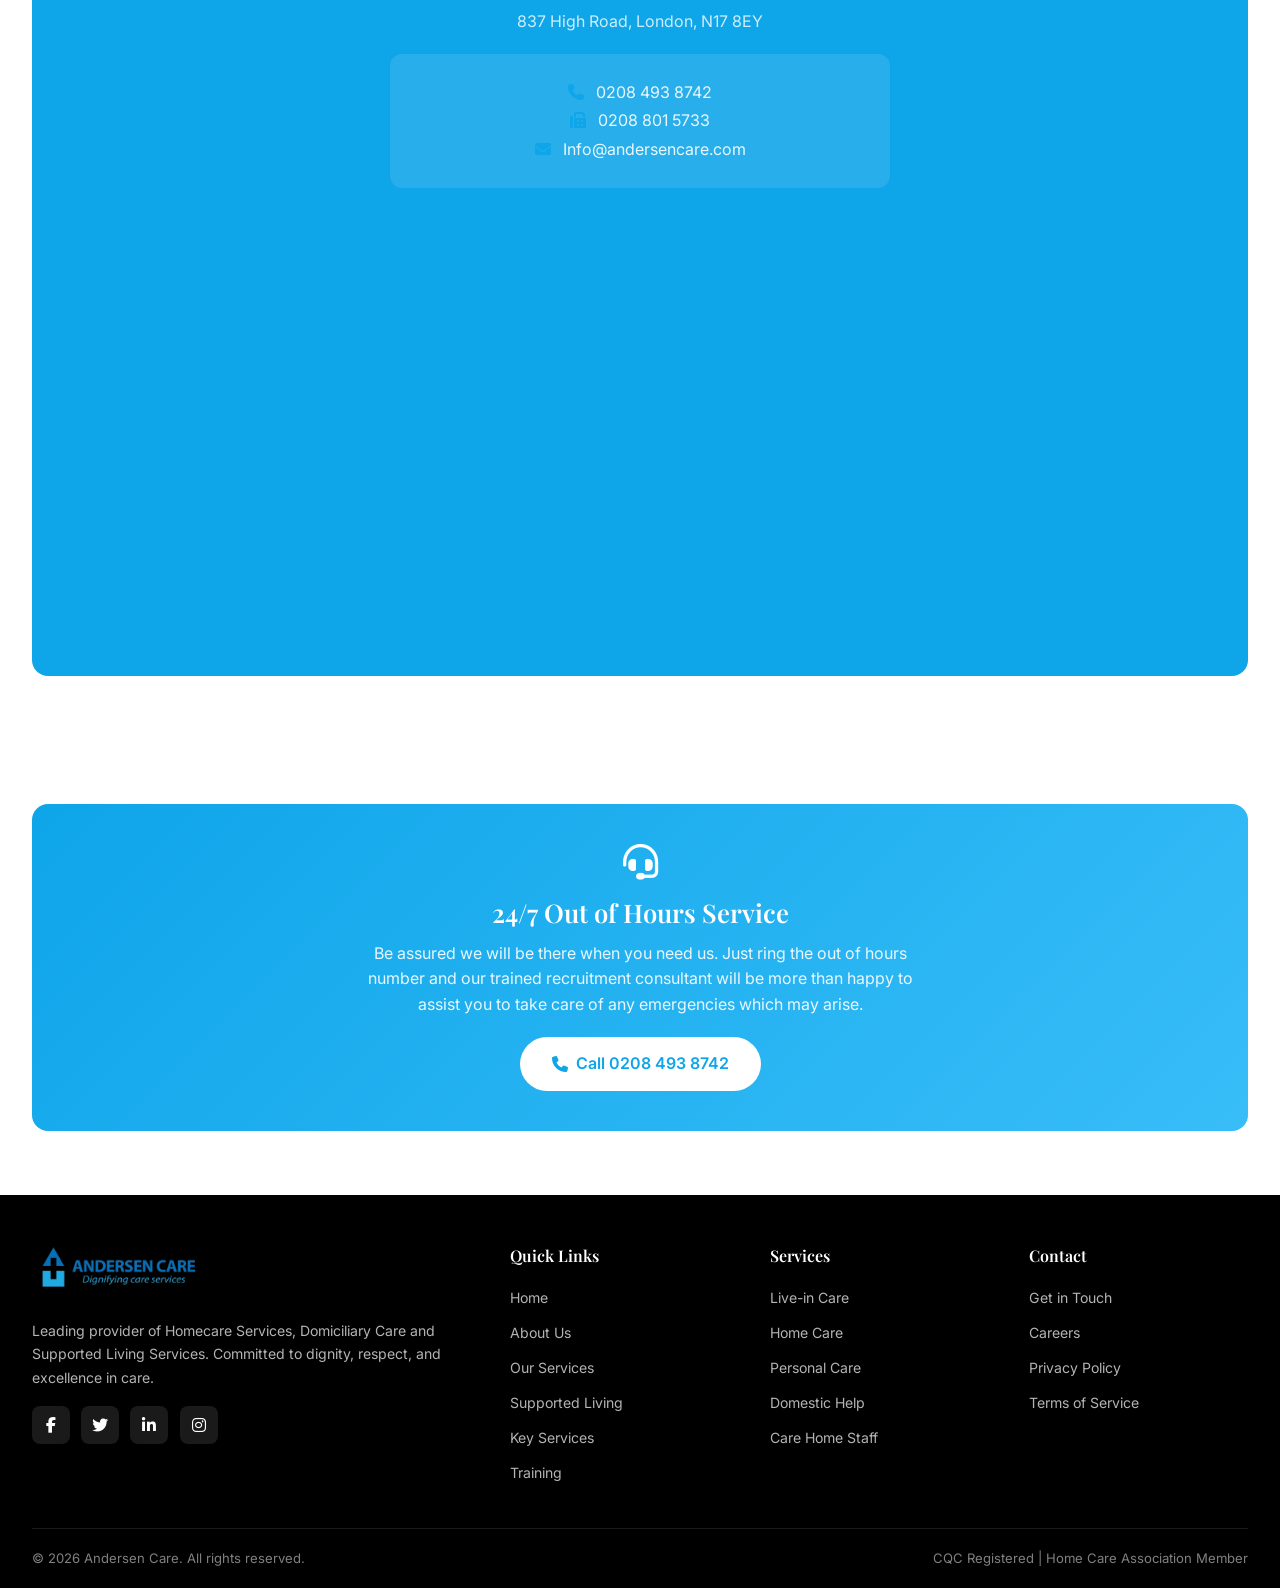
<file: contact-us.html>
<!DOCTYPE html>
<html lang="en">
<head>
    <meta charset="UTF-8">
    <meta name="viewport" content="width=device-width, initial-scale=1.0">
    <title>Contact Us | Andersen Care</title>
    <link href="https://fonts.googleapis.com/css2?family=Playfair+Display:wght@400;600;700&family=Inter:wght@300;400;500;600;700&display=swap" rel="stylesheet">
    <link rel="stylesheet" href="https://cdnjs.cloudflare.com/ajax/libs/font-awesome/6.4.0/css/all.min.css">
             <link rel="stylesheet" href="styles.css" />

</head>
<body>
    <nav class="navbar" id="navbar">
        <div class="nav-container">
            <a href="index.html" class="logo">
                <img src="and.png" alt="Andersen Care" style="height: 50px; width: auto; object-fit: contain;">
            </a>
            <ul class="nav-links">
                <li><a href="index.html">Home</a></li>
                <li><a href="about-us.html">About Us</a></li>
				<li><a href="our-services.html">Our Services</a></li>
                <li><a href="supported-living.html">Supported Living</a></li>
                <li><a href="key-services.html">Key Services</a></li>
                <li><a href="training.html">Training</a></li>
                <li><a href="contact-us.html" class="nav-cta">Contact Us</a></li>
            </ul>
            <button class="mobile-menu-btn" id="mobileMenuBtn"><i class="fas fa-bars"></i></button>
        </div>
    </nav>

    <div class="mobile-overlay" id="mobileOverlay"></div>
    <div class="mobile-menu" id="mobileMenu">
        <button class="mobile-menu-close" id="mobileMenuClose"><i class="fas fa-times"></i></button>
        <ul class="mobile-menu-links">
            <li><a href="index.html">Home</a></li>
            <li><a href="about-us.html">About Us</a></li>
			<li><a href="our-services.html">Our Services</a></li>
            <li><a href="supported-living.html">Supported Living</a></li>
            <li><a href="key-services.html">Key Services</a></li>
            <li><a href="training.html">Training</a></li>
            <li><a href="contact-us.html">Contact Us</a></li>
        </ul>
    </div>

    <!-- Page Header -->
    <section class="page-header">
        <div class="page-header-bg" style="background-image: url('support.jpg');"></div>
        <div class="page-header-content">
            <span class="page-header-label">Get in Touch</span>
            <h1>Contact Us</h1>
            <p>Andersen Care — specialising in recruiting for care. We are here when you need us.</p>
        </div>
    </section>

    <!-- Contact Info + Form -->
    <section class="section" style="background: #ffffff;">
        <div class="container">
            <div class="Contact-Grid">
                <!-- Contact Details -->
                <div class="fade-in">
                    <span class="section-label">Where to Find Us</span>
                    <h2 style="font-size: 1.8rem; color: var(--primary); margin-bottom: 0.8rem; line-height: 1.2; font-family: 'Playfair Display', serif;">Andersen Care</h2>
                    <p style="color: var(--text-dark); margin-bottom: 1.5rem; line-height: 1.7; font-size: 0.95rem;">We provide an excellent out of hours service 24 hours a day and 7 days a week. Be assured we will be there when you need us.</p>

                    <div class="contact-card-grid">
                        <div class="contact-info-card">
                            <i class="fas fa-location-dot"></i>
                            <div>
                                <h4>Head Office</h4>
                                <p>837 High Road<br>London<br>N17 8EY</p>
                            </div>
                        </div>
                        <div class="contact-info-card">
                            <i class="fas fa-phone"></i>
                            <div>
                                <h4>Sales & Enquiries</h4>
                                <p>0208 493 8742</p>
                            </div>
                        </div>
                        
                        <div class="contact-info-card">
                            <i class="fas fa-envelope"></i>
                            <div>
                                <h4>Email</h4>
                                <p>Info@andersencare.com</p>
                            </div>
                        </div>
                        <div class="contact-info-card">
                            <i class="fas fa-clock"></i>
                            <div>
                                <h4>Hours of Operation</h4>
                                <p>Office hours are Monday to Friday 9:00 am – 5:00 pm, excluding Bank Holidays.</p>

			<br>
			<h4>On Call Hours</h4>
                                <p>On-call hours: •  ( Registered / Private  Clients /  Hospitalls / Local Authority Only) 
Weekdays: 5:00 p.m. – 9:00 a.m. Monday to Friday </p><br>
				<p>Weekend / Bank Holidays – 07:00 a.m. – 22:00pm (Saturday & Sunday ) </p><br>
				<p>Domiciliary Care: • Hours of service are Monday to Friday 7:00 am – 10:00 pm.</p>
                            </div>
                        </div>
                    </div>
                </div>

                <!-- Contact Form -->
                <div class="fade-in">
                    <div style="background: var(--white); padding: 2rem; border-radius: 16px; box-shadow: 0 10px 40px rgba(0,0,0,0.08);">
                        <h3 style="color: var(--primary); font-size: 1.3rem; margin-bottom: 0.4rem; font-family: 'Playfair Display', serif;">Send Us a Message</h3>
                        <p style="color: var(--text-dark); font-size: 0.85rem; margin-bottom: 1.2rem;">Fill in the form below and we will get back to you as soon as possible.</p>

                        <form id="contactForm">
                            <div class="form-row">
                                <div class="form-group">
                                    <label for="firstName">First Name *</label>
                                    <input type="text" id="firstName" name="firstName" required placeholder="John">
                                </div>
                                <div class="form-group">
                                    <label for="lastName">Last Name *</label>
                                    <input type="text" id="lastName" name="lastName" required placeholder="Doe">
                                </div>
                            </div>
                            <div class="form-row">
                                <div class="form-group">
                                    <label for="email">Email Address *</label>
                                    <input type="email" id="email" name="email" required placeholder="john@example.com">
                                </div>
                                <div class="form-group">
                                    <label for="phone">Phone Number</label>
                                    <input type="tel" id="phone" name="phone" placeholder="0208 493 8742">
                                </div>
                            </div>
                            <div class="form-group">
                                <label for="enquiryType">Enquiry Type *</label>
                                <select id="enquiryType" name="enquiryType" required>
                                    <option value="">Select an option</option>
                                    <option value="homecare">Homecare Services</option>
                                    <option value="domiciliary">Domiciliary Care</option>
                                    <option value="livein">Live-in Care</option>
                                    <option value="staffing">Care Home Staffing</option>
                                    <option value="supported">Supported Living</option>
                                    <option value="careers">Careers & Recruitment</option>
                                    <option value="partnership">Partnership Enquiry</option>
                                    <option value="other">Other</option>
                                </select>
                            </div>
                            <div class="form-group">
                                <label for="message">Your Message *</label>
                                <textarea id="message" name="message" required placeholder="Tell us about your care needs or enquiry..."></textarea>
                            </div>
                            <button type="submit" class="btn-submit">
                                <i class="fas fa-paper-plane"></i> Send Message
                            </button>
                        </form>
                    </div>
                </div>
            </div>
        </div>
    </section>

    <!-- Map Placeholder -->
    <section class="section">
        <div class="container">
            <div class="fade-in" style="background: var(--primary); padding: 3rem; border-radius: 16px; text-align: center;">
                <div style="width: 60px; height: 60px; background: var(--secondary); border-radius: 50%; display: flex; align-items: center; justify-content: center; margin: 0 auto 1.2rem; color: var(--white); font-size: 1.6rem;">
                    <i class="fas fa-map-location-dot"></i>
                </div>
                <h3 style="color: var(--white); font-size: 1.6rem; margin-bottom: 0.5rem; font-family: 'Playfair Display', serif;">Find Us in London</h3>
                <p style="color: rgba(255,255,255,0.8); margin-bottom: 1.2rem;">837 High Road, London, N17 8EY</p>
                <div style="background: rgba(255,255,255,0.1); border-radius: 12px; padding: 1.5rem; max-width: 500px; margin: 0 auto;">
                    <p style="color: rgba(255,255,255,0.9); font-size: 1rem; line-height: 1.8;">
                        <i class="fas fa-phone" style="color: var(--secondary); margin-right: 0.5rem;"></i> 0208 493 8742<br>
                        <i class="fas fa-fax" style="color: var(--secondary); margin-right: 0.5rem;"></i> 0208 801 5733<br>
                        <i class="fas fa-envelope" style="color: var(--secondary); margin-right: 0.5rem;"></i> Info@andersencare.com
                    </p>
                </div>
                <div style="margin-top: 2rem; border-radius: 16px; overflow: hidden; max-width: 800px; margin-left: auto; margin-right: auto;">
                    <iframe 
                        src="https://www.google.com/maps/embed?pb=!1m18!1m12!1m3!1d2478.0!2d-0.072!3d51.588!2m3!1f0!2f0!3f0!3m2!1i1024!2i768!4f13.1!3m3!1m2!1s0x48761e0!2s837+High+Road%2C+London+N17+8EY!5e0!3m2!1sen!2suk!4v1" 
                        width="100%" 
                        height="400" 
                        style="border:0;" 
                        allowfullscreen="" 
                        loading="lazy" 
                        referrerpolicy="no-referrer-when-downgrade"
                        title="Andersen Care Location - 837 High Road, London N17 8EY">
                    </iframe>
                </div>
            </div>
        </div>
    </section>

    <!-- Emergency Banner -->
    <section class="section" style="background: #ffffff;">
        <div class="container">
            <div class="fade-in" style="background: linear-gradient(135deg, var(--secondary) 0%, var(--secondary-light) 100%); padding: 2.5rem; border-radius: 16px; text-align: center;">
                <i class="fas fa-headset" style="font-size: 2.2rem; color: var(--white); margin-bottom: 0.8rem;"></i>
                <h3 style="color: var(--white); font-size: 1.6rem; margin-bottom: 0.5rem; font-family: 'Playfair Display', serif;">24/7 Out of Hours Service</h3>
                <p style="color: rgba(255,255,255,0.9); margin-bottom: 1.2rem; max-width: 550px; margin-left: auto; margin-right: auto;">Be assured we will be there when you need us. Just ring the out of hours number and our trained recruitment consultant will be more than happy to assist you to take care of any emergencies which may arise.</p>
                <a href="tel:02084938742" class="btn-white" style="font-size: 1rem;"><i class="fas fa-phone"></i> Call 0208 493 8742</a>
            </div>
        </div>
    </section>

    <script>
        document.getElementById('contactForm').addEventListener('submit', function(e) {
            e.preventDefault();
            alert('Thank you for your message! Our team will get back to you within 24 hours. For urgent matters, please call 0208 493 8742.');
            this.reset();
        });
    </script>

    <footer class="footer">
        <div class="container">
            <div class="footer-grid">
                <div class="footer-brand">
                    <a href="index.html" class="logo" style="margin-bottom: 0.6rem; display: inline-flex; align-items: center; gap: 0.75rem;">
                        <img src="and.png" alt="Andersen Care" style="height: 50px; width: auto; object-fit: contain;">
                    </a>
                    <p>Leading provider of Homecare Services, Domiciliary Care and Supported Living Services. Committed to dignity, respect, and excellence in care.</p>
                    <div class="footer-social">
                        <a href="#"><i class="fab fa-facebook-f"></i></a>
                        <a href="#"><i class="fab fa-twitter"></i></a>
                        <a href="#"><i class="fab fa-linkedin-in"></i></a>
                        <a href="#"><i class="fab fa-instagram"></i></a>
                    </div>
                </div>
                <div class="footer-column">
                    <h4>Quick Links</h4>
                    <ul>
                        <li><a href="index.html">Home</a></li>
                        <li><a href="about-us.html">About Us</a></li>
						<li><a href="our-services.html">Our Services</a></li>
                        <li><a href="supported-living.html">Supported Living</a></li>
                        <li><a href="key-services.html">Key Services</a></li>
                        <li><a href="training.html">Training</a></li>
                    </ul>
                </div>
                <div class="footer-column">
                    <h4>Services</h4>
                    <ul>
                        <li><a href="our-services.html">Live-in Care</a></li>
                        <li><a href="our-services.html">Home Care</a></li>
                        <li><a href="our-services.html">Personal Care</a></li>
                        <li><a href="our-services.html">Domestic Help</a></li>
                        <li><a href="our-services.html">Care Home Staff</a></li>
                    </ul>
                </div>
                <div class="footer-column">
                    <h4>Contact</h4>
                    <ul>
                        <li><a href="contact-us.html">Get in Touch</a></li>
                        <li><a href="#">Careers</a></li>
                        <li><a href="#">Privacy Policy</a></li>
                        <li><a href="#">Terms of Service</a></li>
                    </ul>
                </div>
            </div>
            <div class="footer-bottom">
                <p>&copy; 2026 Andersen Care. All rights reserved.</p>
                <p>CQC Registered | Home Care Association Member</p>
            </div>
        </div>
    </footer>

    <script>
        // Mobile Menu
        const mobileMenuBtn = document.getElementById('mobileMenuBtn');
        const mobileMenu = document.getElementById('mobileMenu');
        const mobileMenuClose = document.getElementById('mobileMenuClose');
        const mobileOverlay = document.getElementById('mobileOverlay');
        const mobileLinks = document.querySelectorAll('.mobile-menu-links a');

        function openMobileMenu() {
            mobileMenu.classList.add('active');
            mobileOverlay.classList.add('active');
            document.body.style.overflow = 'hidden';
        }
        function closeMobileMenu() {
            mobileMenu.classList.remove('active');
            mobileOverlay.classList.remove('active');
            document.body.style.overflow = '';
        }
        mobileMenuBtn.addEventListener('click', openMobileMenu);
        mobileMenuClose.addEventListener('click', closeMobileMenu);
        mobileOverlay.addEventListener('click', closeMobileMenu);
        mobileLinks.forEach(link => link.addEventListener('click', closeMobileMenu));

        // Scroll Animation
        const fadeElements = document.querySelectorAll('.fade-in');
        const observer = new IntersectionObserver((entries) => {
            entries.forEach(entry => {
                if (entry.isIntersecting) entry.target.classList.add('visible');
            });
        }, { threshold: 0.1 });
        fadeElements.forEach(el => observer.observe(el));

        // Smooth Scroll
        document.querySelectorAll('a[href^="#"]').forEach(anchor => {
            anchor.addEventListener('click', function(e) {
                e.preventDefault();
                const target = document.querySelector(this.getAttribute('href'));
                if (target) target.scrollIntoView({ behavior: 'smooth', block: 'start' });
            });
        });
    </script>
</body>
</html>
</file>
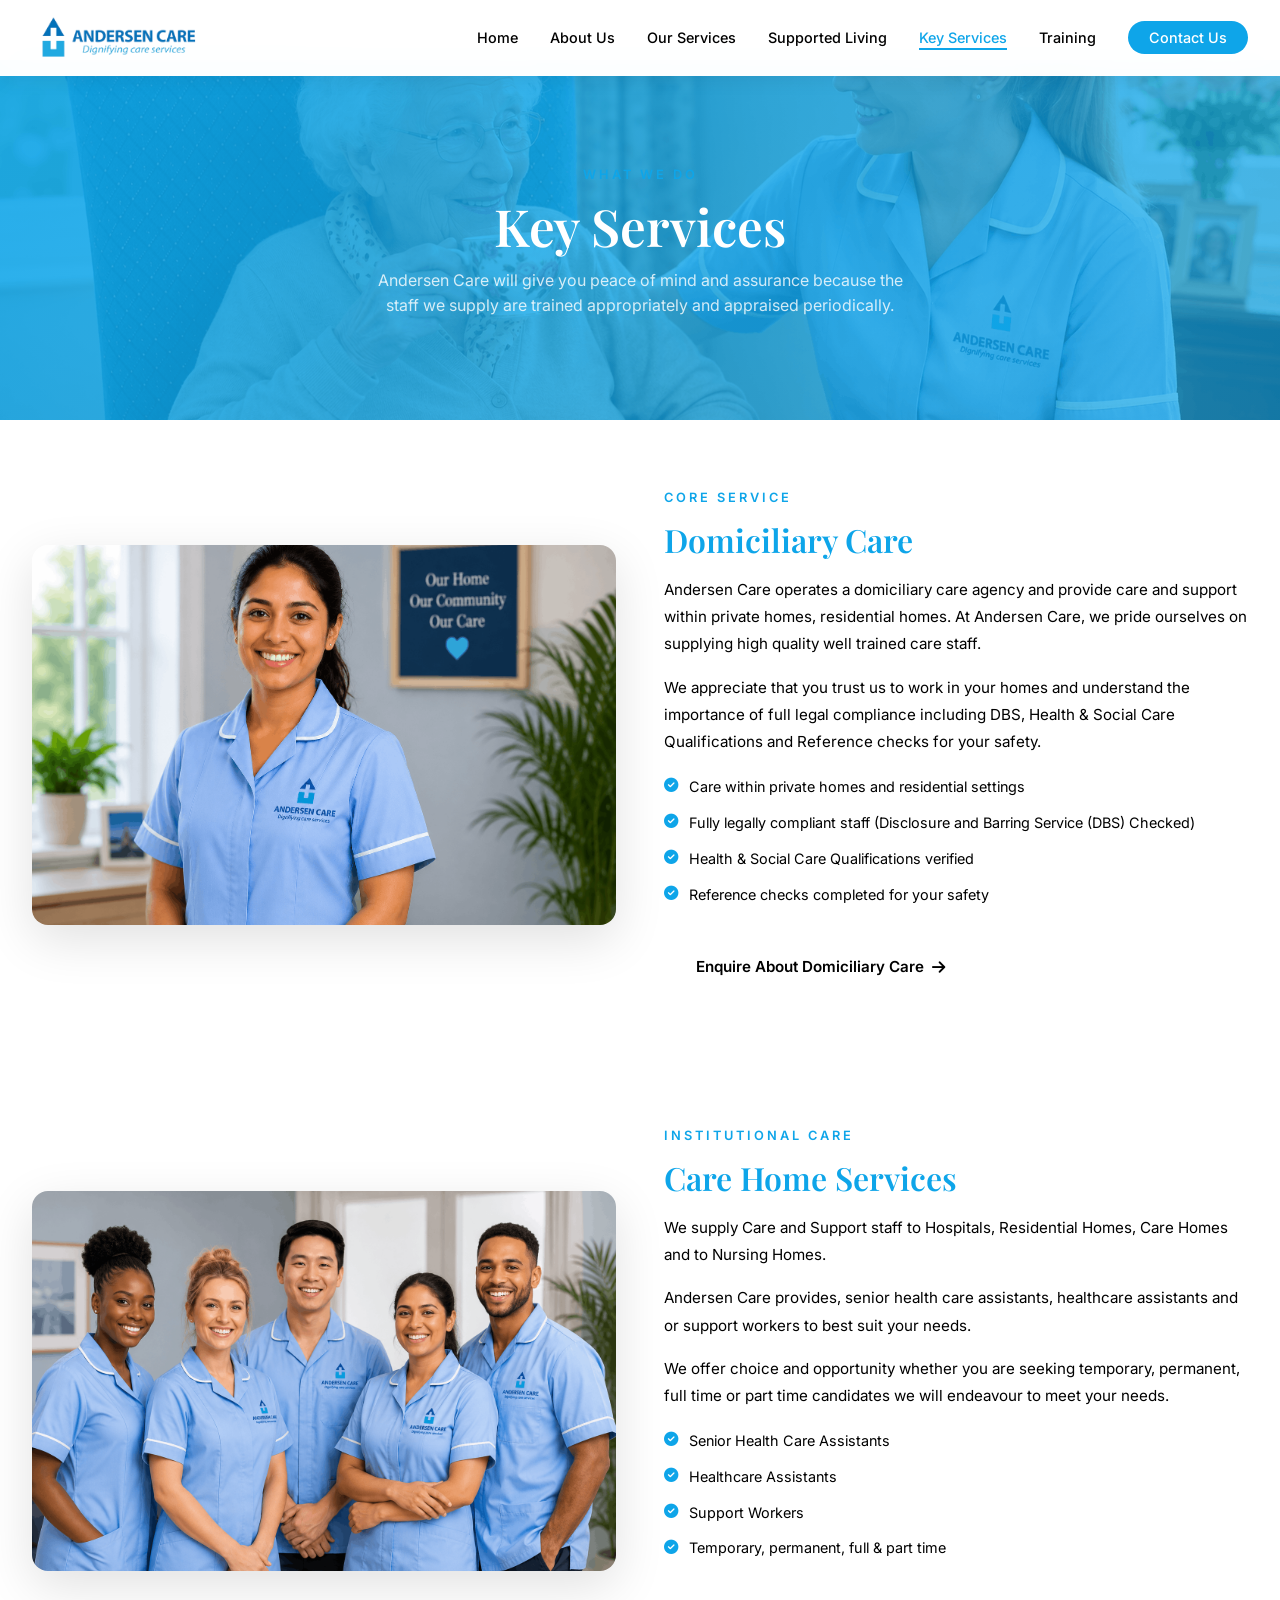
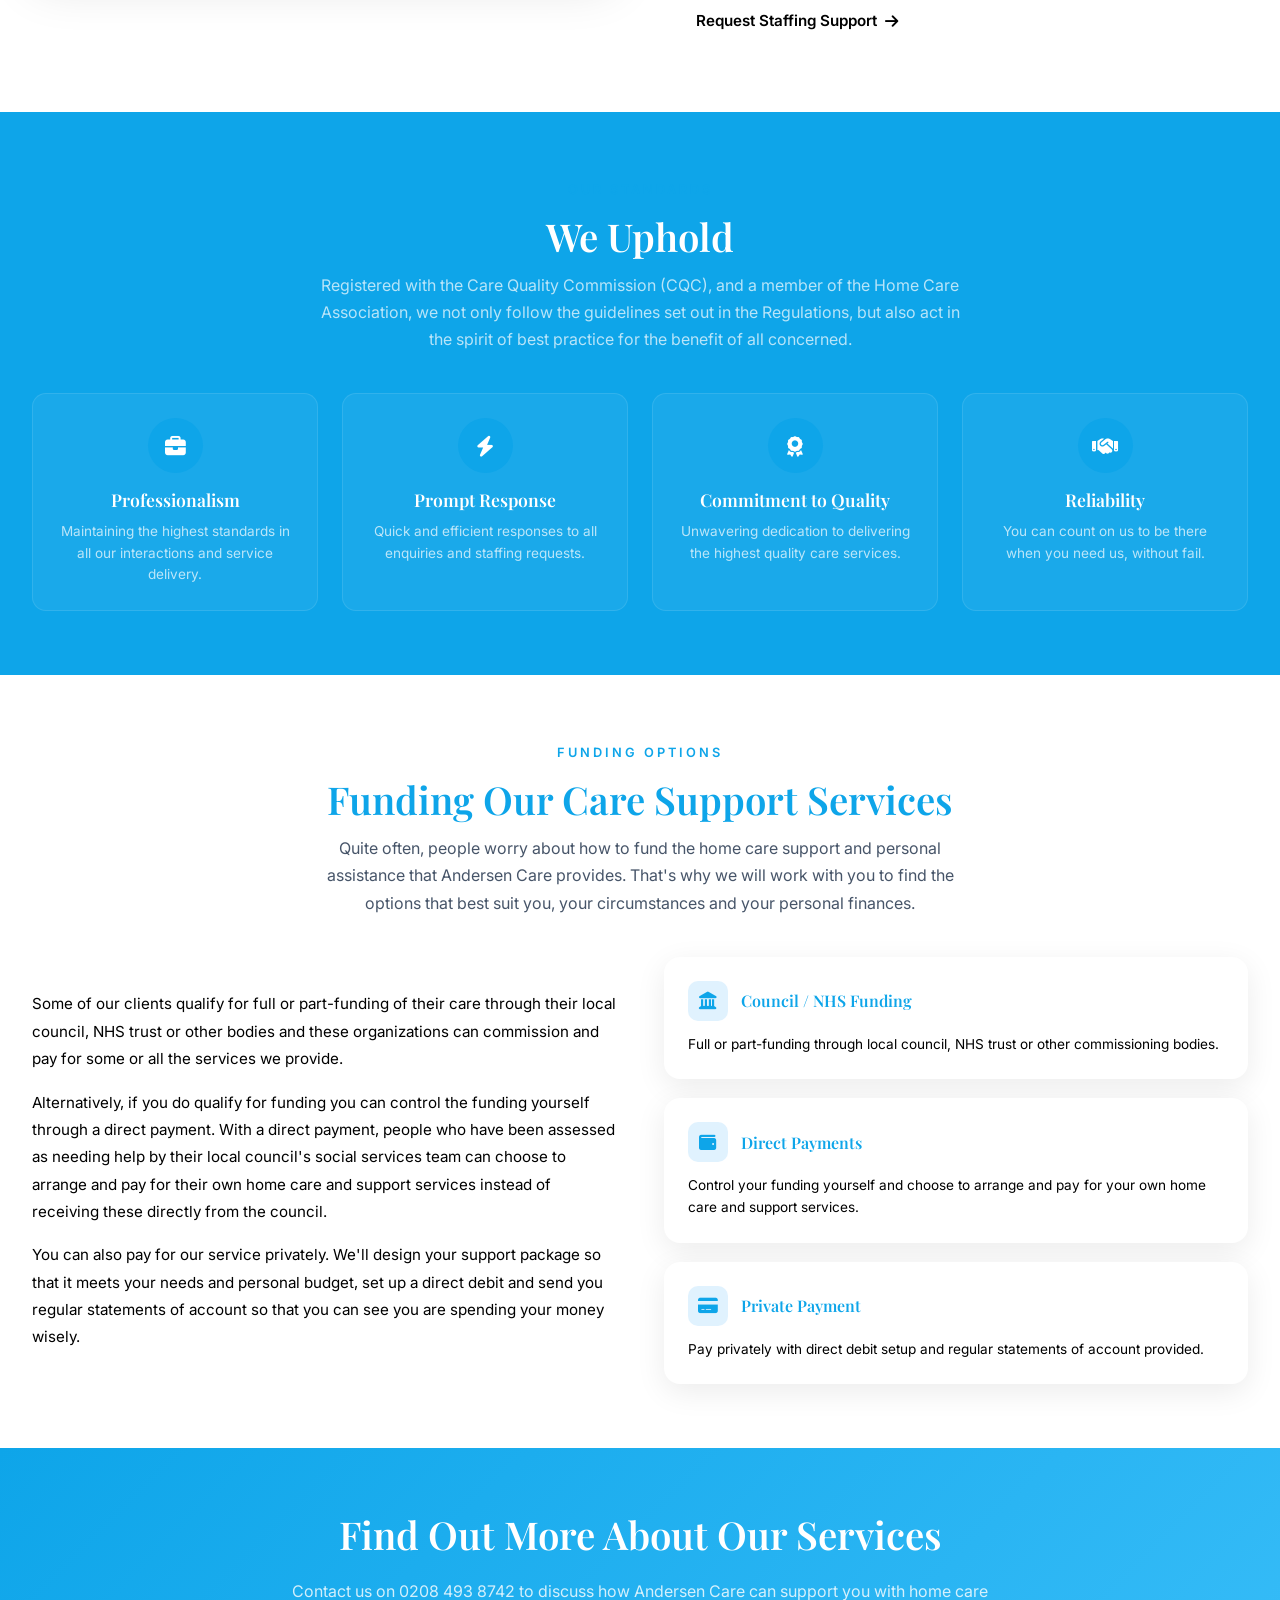
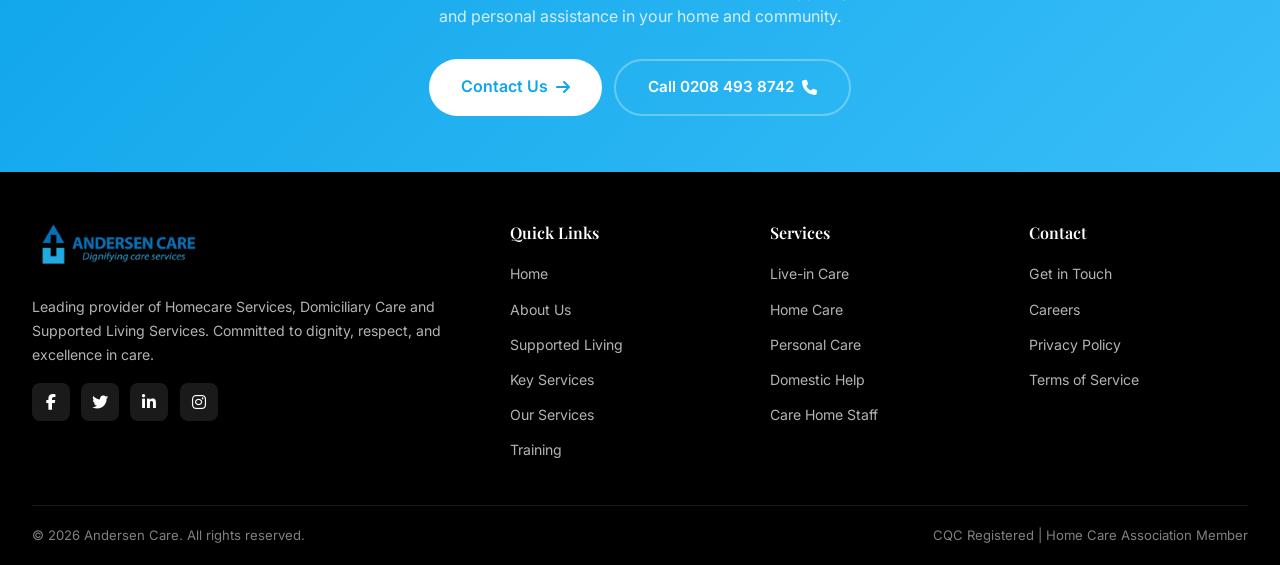
<file: key-services.html>
<!DOCTYPE html>
<html lang="en">
<head>
    <meta charset="UTF-8">
    <meta name="viewport" content="width=device-width, initial-scale=1.0">
    <title>Key Services | Andersen Care</title>
    <link href="https://fonts.googleapis.com/css2?family=Playfair+Display:wght@400;600;700&family=Inter:wght@300;400;500;600;700&display=swap" rel="stylesheet">
    <link rel="stylesheet" href="https://cdnjs.cloudflare.com/ajax/libs/font-awesome/6.4.0/css/all.min.css">
          <link rel="stylesheet" href="styles.css" />

</head>
<body>
    <nav class="navbar" id="navbar">
        <div class="nav-container">
            <a href="index.html" class="logo">
                <img src="and.png" alt="Andersen Care" style="height: 50px; width: auto; object-fit: contain;">
            </a>
            <ul class="nav-links">
                <li><a href="index.html">Home</a></li>
                <li><a href="about-us.html">About Us</a></li>
                <li><a href="our-services.html">Our Services</a></li>
                <li><a href="supported-living.html">Supported Living</a></li>
                <li><a href="key-services.html" class="active">Key Services</a></li>
                <li><a href="training.html">Training</a></li>
                <li><a href="contact-us.html" class="nav-cta">Contact Us</a></li>
            </ul>
            <button class="mobile-menu-btn" id="mobileMenuBtn"><i class="fas fa-bars"></i></button>
        </div>
    </nav>

    <div class="mobile-overlay" id="mobileOverlay"></div>
    <div class="mobile-menu" id="mobileMenu">
        <button class="mobile-menu-close" id="mobileMenuClose"><i class="fas fa-times"></i></button>
        <ul class="mobile-menu-links">
            <li><a href="index.html">Home</a></li>
            <li><a href="about-us.html">About Us</a></li>
            <li><a href="our-services.html">Our Services</a></li>
            <li><a href="supported-living.html">Supported Living</a></li>
            <li><a href="key-services.html">Key Services</a></li>
            <li><a href="training.html">Training</a></li>
            <li><a href="contact-us.html">Contact Us</a></li>
        </ul>
    </div>

    <!-- Page Header -->
    <section class="page-header">
        <div class="page-header-bg" style="background-image: url('elderly.png');"></div>
        <div class="page-header-content">
            <span class="page-header-label">What We Do</span>
            <h1>Key Services</h1>
            <p>Andersen Care will give you peace of mind and assurance because the staff we supply are trained appropriately and appraised periodically.</p>
        </div>
    </section>

    <!-- Domiciliary Care -->
    <section class="section" style="background: #ffffff">
        <div class="container">
            <div class="service-img-section">
                <div class="fade-in">
                    <img src="hc.png" alt="Domiciliary Care" loading="lazy">
                </div>
                <div class="fade-in service-text">
                    <span class="section-label">Core Service</span>
                    <h2 style="font-size: 2rem; color: var(--primary); margin-bottom: 1rem; line-height: 1.2; font-family: 'Playfair Display', serif;">Domiciliary Care</h2>
                    <p style="color: var(--text-dark); margin-bottom: 1rem; line-height: 1.8; font-size: 0.95rem;">Andersen Care operates a domiciliary care agency and provide care and support within private homes, residential homes. At Andersen Care, we pride ourselves on supplying high quality well trained care staff.</p>
                    <p style="color: var(--text-dark); margin-bottom: 1rem; line-height: 1.8; font-size: 0.95rem;">We appreciate that you trust us to work in your homes and understand the importance of full legal compliance including DBS, Health & Social Care Qualifications and Reference checks for your safety.</p>
                    <ul class="check-list">
                        <li><i class="fas fa-check-circle"></i> Care within private homes and residential settings</li>
                        <li><i class="fas fa-check-circle"></i> Fully legally compliant staff (Disclosure and Barring Service (DBS) Checked)</li>
                        <li><i class="fas fa-check-circle"></i> Health & Social Care Qualifications verified</li>
                        <li><i class="fas fa-check-circle"></i> Reference checks completed for your safety</li>
                    </ul>
                    <a href="contact-us.html" class="btn-primary" style="margin-top: 1rem;">Enquire About Domiciliary Care <i class="fas fa-arrow-right"></i></a>
                </div>
            </div>
        </div>
    </section>

    <!-- Care Home Services -->
    <section class="section">
        <div class="container">
            <div class="service-img-section reverse">
                <div class="fade-in">
                    <img src="caregroup.png" alt="Care Home Services" loading="lazy">
                </div>
                <div class="fade-in service-text">
                    <span class="section-label">Institutional Care</span>
                    <h2 style="font-size: 2rem; color: var(--primary); margin-bottom: 1rem; line-height: 1.2; font-family: 'Playfair Display', serif;">Care Home Services</h2>
                    <p style="color: var(--text-dark); margin-bottom: 1rem; line-height: 1.8; font-size: 0.95rem;">We supply Care and Support staff to Hospitals, Residential Homes, Care Homes and to Nursing Homes.</p>
                    <p style="color: var(--text-dark); margin-bottom: 1rem; line-height: 1.8; font-size: 0.95rem;">Andersen Care provides, senior health care assistants, healthcare assistants and or support workers to best suit your needs.</p>
                    <p style="color: var(--text-dark); margin-bottom: 1rem; line-height: 1.8; font-size: 0.95rem;">We offer choice and opportunity whether you are seeking temporary, permanent, full time or part time candidates we will endeavour to meet your needs.</p>
                    <ul class="check-list">
                        <li><i class="fas fa-check-circle"></i> Senior Health Care Assistants</li>
                        <li><i class="fas fa-check-circle"></i> Healthcare Assistants</li>
                        <li><i class="fas fa-check-circle"></i> Support Workers</li>
                        <li><i class="fas fa-check-circle"></i> Temporary, permanent, full & part time</li>
                    </ul>
                    <a href="contact-us.html" class="btn-primary" style="margin-top: 1rem;">Request Staffing Support <i class="fas fa-arrow-right"></i></a>
                </div>
            </div>
        </div>
    </section>

    <!-- We Uphold -->
    <section class="section dark-section">
        <div class="container">
            <div class="section-header fade-in">
                <span class="section-label">Our Standards</span>
                <h2 class="section-title">We Uphold</h2>
                <p class="section-desc"> Registered with the Care Quality Commission (CQC), and a member of the Home Care Association, we not only follow the guidelines set out in the Regulations, but also act in the spirit of best practice for the benefit of all concerned.</p>
            </div>
            <div class="uphold-grid">
                <div class="fade-in" style="text-align: center; padding: 1.5rem; background: rgba(255,255,255,0.05); border-radius: 14px; border: 1px solid rgba(255,255,255,0.1);">
                    <div style="width: 55px; height: 55px; background: var(--secondary); border-radius: 50%; display: flex; align-items: center; justify-content: center; margin: 0 auto 0.8rem; color: var(--white); font-size: 1.3rem;">
                        <i class="fas fa-briefcase"></i>
                    </div>
                    <h3 style="color: var(--white); font-size: 1.1rem; margin-bottom: 0.4rem;">Professionalism</h3>
                    <p style="color: rgba(255,255,255,0.7); font-size: 0.85rem;">Maintaining the highest standards in all our interactions and service delivery.</p>
                </div>
                <div class="fade-in" style="text-align: center; padding: 1.5rem; background: rgba(255,255,255,0.05); border-radius: 14px; border: 1px solid rgba(255,255,255,0.1);">
                    <div style="width: 55px; height: 55px; background: var(--secondary); border-radius: 50%; display: flex; align-items: center; justify-content: center; margin: 0 auto 0.8rem; color: var(--white); font-size: 1.3rem;">
                        <i class="fas fa-bolt"></i>
                    </div>
                    <h3 style="color: var(--white); font-size: 1.1rem; margin-bottom: 0.4rem;">Prompt Response</h3>
                    <p style="color: rgba(255,255,255,0.7); font-size: 0.85rem;">Quick and efficient responses to all enquiries and staffing requests.</p>
                </div>
                <div class="fade-in" style="text-align: center; padding: 1.5rem; background: rgba(255,255,255,0.05); border-radius: 14px; border: 1px solid rgba(255,255,255,0.1);">
                    <div style="width: 55px; height: 55px; background: var(--secondary); border-radius: 50%; display: flex; align-items: center; justify-content: center; margin: 0 auto 0.8rem; color: var(--white); font-size: 1.3rem;">
                        <i class="fas fa-award"></i>
                    </div>
                    <h3 style="color: var(--white); font-size: 1.1rem; margin-bottom: 0.4rem;">Commitment to Quality</h3>
                    <p style="color: rgba(255,255,255,0.7); font-size: 0.85rem;">Unwavering dedication to delivering the highest quality care services.</p>
                </div>
                <div class="fade-in" style="text-align: center; padding: 1.5rem; background: rgba(255,255,255,0.05); border-radius: 14px; border: 1px solid rgba(255,255,255,0.1);">
                    <div style="width: 55px; height: 55px; background: var(--secondary); border-radius: 50%; display: flex; align-items: center; justify-content: center; margin: 0 auto 0.8rem; color: var(--white); font-size: 1.3rem;">
                        <i class="fas fa-handshake"></i>
                    </div>
                    <h3 style="color: var(--white); font-size: 1.1rem; margin-bottom: 0.4rem;">Reliability</h3>
                    <p style="color: rgba(255,255,255,0.7); font-size: 0.85rem;">You can count on us to be there when you need us, without fail.</p>
                </div>
            </div>
        </div>
    </section>

    <!-- Funding -->
    <section class="section" style="background: #ffffff;">
        <div class="container">
            <div class="section-header fade-in">
                <span class="section-label">Funding Options</span>
                <h2 class="section-title">Funding Our Care Support Services</h2>
                <p class="section-desc">Quite often, people worry about how to fund the home care support and personal assistance that Andersen Care provides. That's why we will work with you to find the options that best suit you, your circumstances and your personal finances.</p>
            </div>
            <div class="Funding-grid">
                <div class="fade-in">
                    <p style="color: var(--text-dark); margin-bottom: 1rem; line-height: 1.8; font-size: 0.95rem;">Some of our clients qualify for full or part-funding of their care through their local council, NHS trust or other bodies and these organizations can commission and pay for some or all the services we provide.</p>
                    <p style="color: var(--text-dark); margin-bottom: 1rem; line-height: 1.8; font-size: 0.95rem;">Alternatively, if you do qualify for funding you can control the funding yourself through a direct payment. With a direct payment, people who have been assessed as needing help by their local council's social services team can choose to arrange and pay for their own home care and support services instead of receiving these directly from the council.</p>
                    <p style="color: var(--text-dark); line-height: 1.8; font-size: 0.95rem;">You can also pay for our service privately. We'll design your support package so that it meets your needs and personal budget, set up a direct debit and send you regular statements of account so that you can see you are spending your money wisely.</p>
                </div>
                <div class="fade-in">
                    <div style="background: var(--white); padding: 1.5rem; border-radius: 16px; box-shadow: 0 8px 30px rgba(0,0,0,0.08); margin-bottom: 1.2rem;">
                        <div style="display: flex; align-items: center; gap: 0.8rem; margin-bottom: 0.8rem;">
                            <div style="width: 40px; height: 40px; background: var(--accent); border-radius: 10px; display: flex; align-items: center; justify-content: center; color: var(--primary); font-size: 1.1rem;"><i class="fas fa-landmark"></i></div>
                            <h4 style="color: var(--primary); font-size: 1rem;">Council / NHS Funding</h4>
                        </div>
                        <p style="color: var(--text-dark); font-size: 0.85rem; line-height: 1.6;">Full or part-funding through local council, NHS trust or other commissioning bodies.</p>
                    </div>
                    <div style="background: var(--white); padding: 1.5rem; border-radius: 16px; box-shadow: 0 8px 30px rgba(0,0,0,0.08); margin-bottom: 1.2rem;">
                        <div style="display: flex; align-items: center; gap: 0.8rem; margin-bottom: 0.8rem;">
                            <div style="width: 40px; height: 40px; background: var(--accent); border-radius: 10px; display: flex; align-items: center; justify-content: center; color: var(--primary); font-size: 1.1rem;"><i class="fas fa-wallet"></i></div>
                            <h4 style="color: var(--primary); font-size: 1rem;">Direct Payments</h4>
                        </div>
                        <p style="color: var(--text-dark); font-size: 0.85rem; line-height: 1.6;">Control your funding yourself and choose to arrange and pay for your own home care and support services.</p>
                    </div>
                    <div style="background: var(--white); padding: 1.5rem; border-radius: 16px; box-shadow: 0 8px 30px rgba(0,0,0,0.08);">
                        <div style="display: flex; align-items: center; gap: 0.8rem; margin-bottom: 0.8rem;">
                            <div style="width: 40px; height: 40px; background: var(--accent); border-radius: 10px; display: flex; align-items: center; justify-content: center; color: var(--primary); font-size: 1.1rem;"><i class="fas fa-credit-card"></i></div>
                            <h4 style="color: var(--primary); font-size: 1rem;">Private Payment</h4>
                        </div>
                        <p style="color: var(--text-dark); font-size: 0.85rem; line-height: 1.6;">Pay privately with direct debit setup and regular statements of account provided.</p>
                    </div>
                </div>
            </div>
        </div>
    </section>

    <!-- CTA -->
    <section class="cta-section">
        <div class="container">
            <div class="cta-content">
                <h2>Find Out More About Our Services</h2>
                <p>Contact us on 0208 493 8742 to discuss how Andersen Care can support you with home care and personal assistance in your home and community.</p>
                <div class="cta-buttons">
                    <a href="contact-us.html" class="btn-white">Contact Us <i class="fas fa-arrow-right"></i></a>
                    <a href="tel:02084938742" class="btn-outline">Call 0208 493 8742 <i class="fas fa-phone"></i></a>
                </div>
            </div>
        </div>
    </section>

    <footer class="footer">
        <div class="container">
            <div class="footer-grid">
                <div class="footer-brand">
                    <a href="index.html" class="logo" style="margin-bottom: 0.6rem; display: inline-flex; align-items: center; gap: 0.75rem;">
                        <img src="and.png" alt="Andersen Care" style="height: 50px; width: auto; object-fit: contain;">
                    </a>
                    <p>Leading provider of Homecare Services, Domiciliary Care and Supported Living Services. Committed to dignity, respect, and excellence in care.</p>
                    <div class="footer-social">
                        <a href="#"><i class="fab fa-facebook-f"></i></a>
                        <a href="#"><i class="fab fa-twitter"></i></a>
                        <a href="#"><i class="fab fa-linkedin-in"></i></a>
                        <a href="#"><i class="fab fa-instagram"></i></a>
                    </div>
                </div>
                <div class="footer-column">
                    <h4>Quick Links</h4>
                    <ul>
                        <li><a href="index.html">Home</a></li>
                        <li><a href="about-us.html">About Us</a></li>
                        <li><a href="supported-living.html">Supported Living</a></li>
                        <li><a href="key-services.html">Key Services</a></li>
                        <li><a href="our-services.html">Our Services</a></li>
                        <li><a href="training.html">Training</a></li>
                    </ul>
                </div>
                <div class="footer-column">
                    <h4>Services</h4>
                    <ul>
                        <li><a href="our-services.html">Live-in Care</a></li>
                        <li><a href="our-services.html">Home Care</a></li>
                        <li><a href="our-services.html">Personal Care</a></li>
                        <li><a href="our-services.html">Domestic Help</a></li>
                        <li><a href="our-services.html">Care Home Staff</a></li>
                    </ul>
                </div>
                <div class="footer-column">
                    <h4>Contact</h4>
                    <ul>
                        <li><a href="contact-us.html">Get in Touch</a></li>
                        <li><a href="#">Careers</a></li>
                        <li><a href="#">Privacy Policy</a></li>
                        <li><a href="#">Terms of Service</a></li>
                    </ul>
                </div>
            </div>
            <div class="footer-bottom">
                <p>&copy; 2026 Andersen Care. All rights reserved.</p>
                <p>CQC Registered | Home Care Association Member</p>
            </div>
        </div>
    </footer>

    <script>
        // Mobile Menu
        const mobileMenuBtn = document.getElementById('mobileMenuBtn');
        const mobileMenu = document.getElementById('mobileMenu');
        const mobileMenuClose = document.getElementById('mobileMenuClose');
        const mobileOverlay = document.getElementById('mobileOverlay');
        const mobileLinks = document.querySelectorAll('.mobile-menu-links a');

        function openMobileMenu() {
            mobileMenu.classList.add('active');
            mobileOverlay.classList.add('active');
            document.body.style.overflow = 'hidden';
        }
        function closeMobileMenu() {
            mobileMenu.classList.remove('active');
            mobileOverlay.classList.remove('active');
            document.body.style.overflow = '';
        }
        mobileMenuBtn.addEventListener('click', openMobileMenu);
        mobileMenuClose.addEventListener('click', closeMobileMenu);
        mobileOverlay.addEventListener('click', closeMobileMenu);
        mobileLinks.forEach(link => link.addEventListener('click', closeMobileMenu));

        // Scroll Animation
        const fadeElements = document.querySelectorAll('.fade-in');
        const observer = new IntersectionObserver((entries) => {
            entries.forEach(entry => {
                if (entry.isIntersecting) entry.target.classList.add('visible');
            });
        }, { threshold: 0.1 });
        fadeElements.forEach(el => observer.observe(el));

        // Smooth Scroll
        document.querySelectorAll('a[href^="#"]').forEach(anchor => {
            anchor.addEventListener('click', function(e) {
                e.preventDefault();
                const target = document.querySelector(this.getAttribute('href'));
                if (target) target.scrollIntoView({ behavior: 'smooth', block: 'start' });
            });
        });
    </script>
</body>
</html>
</file>
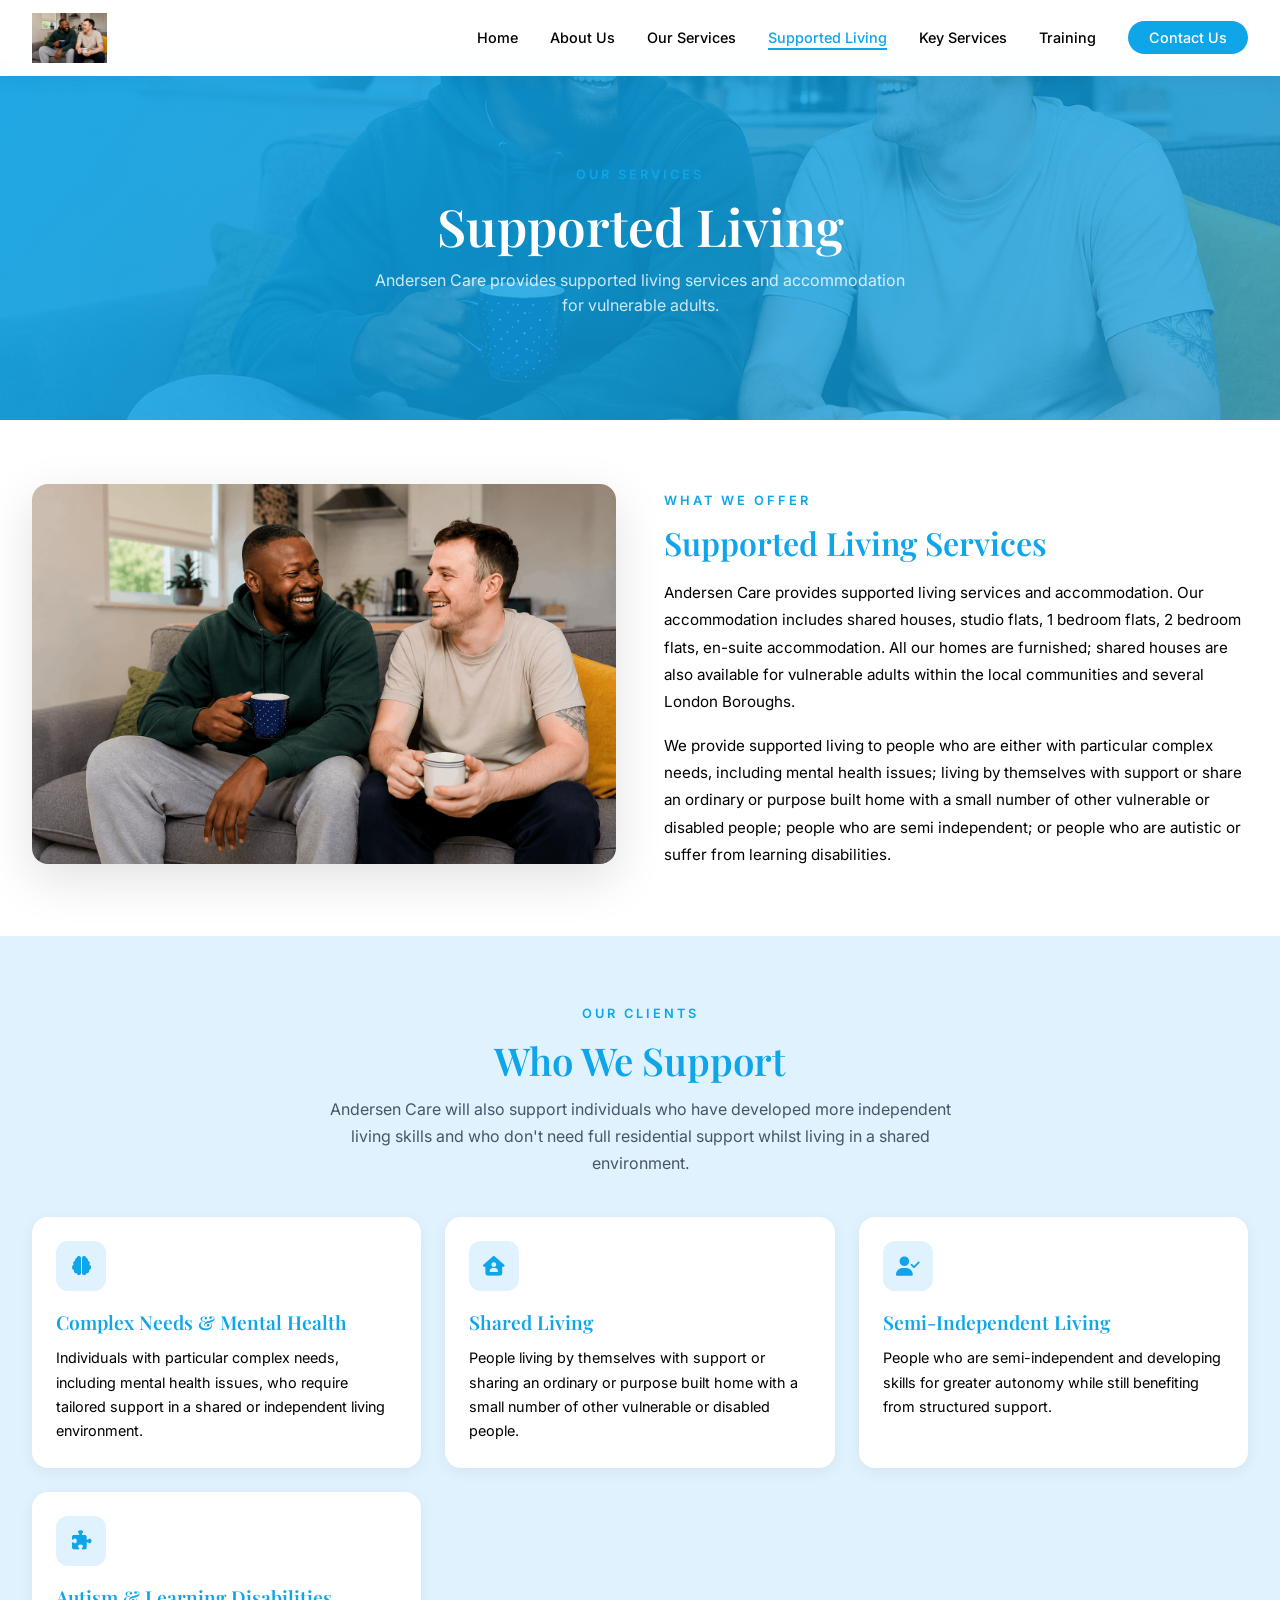
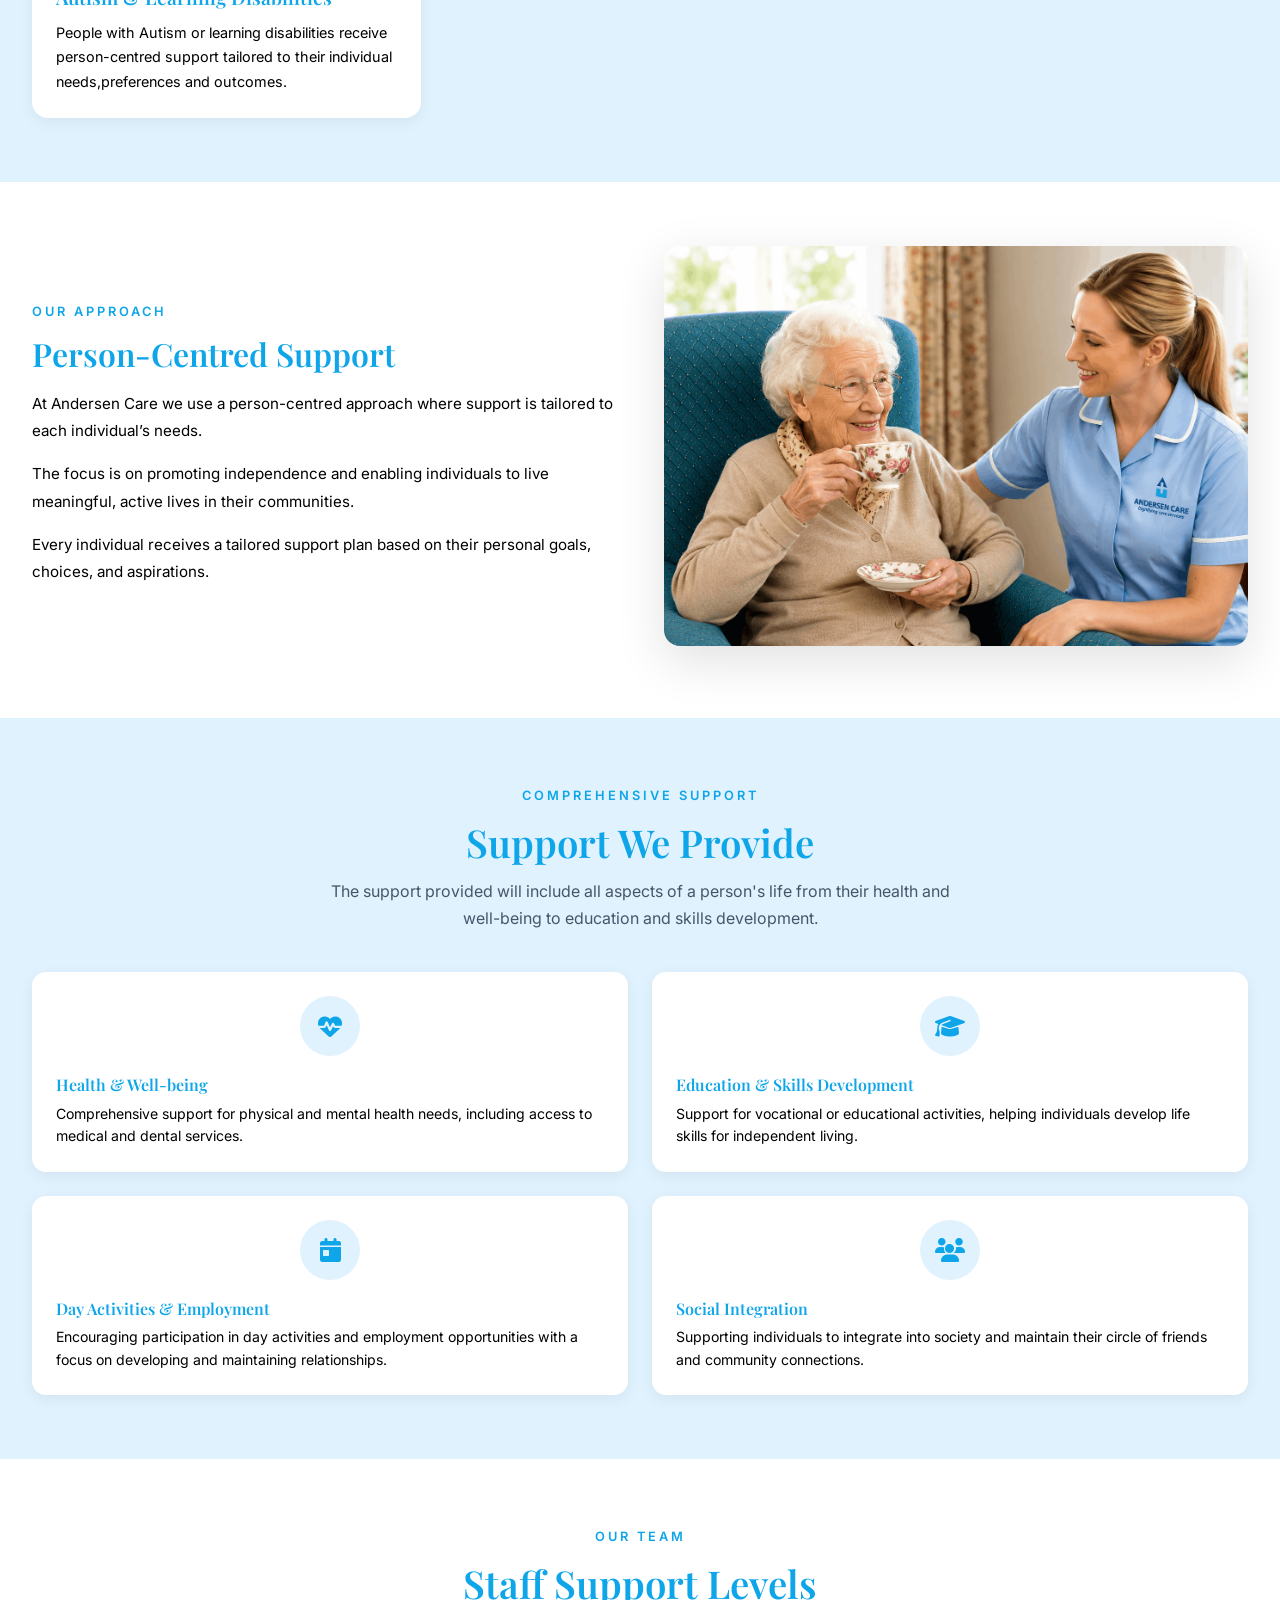
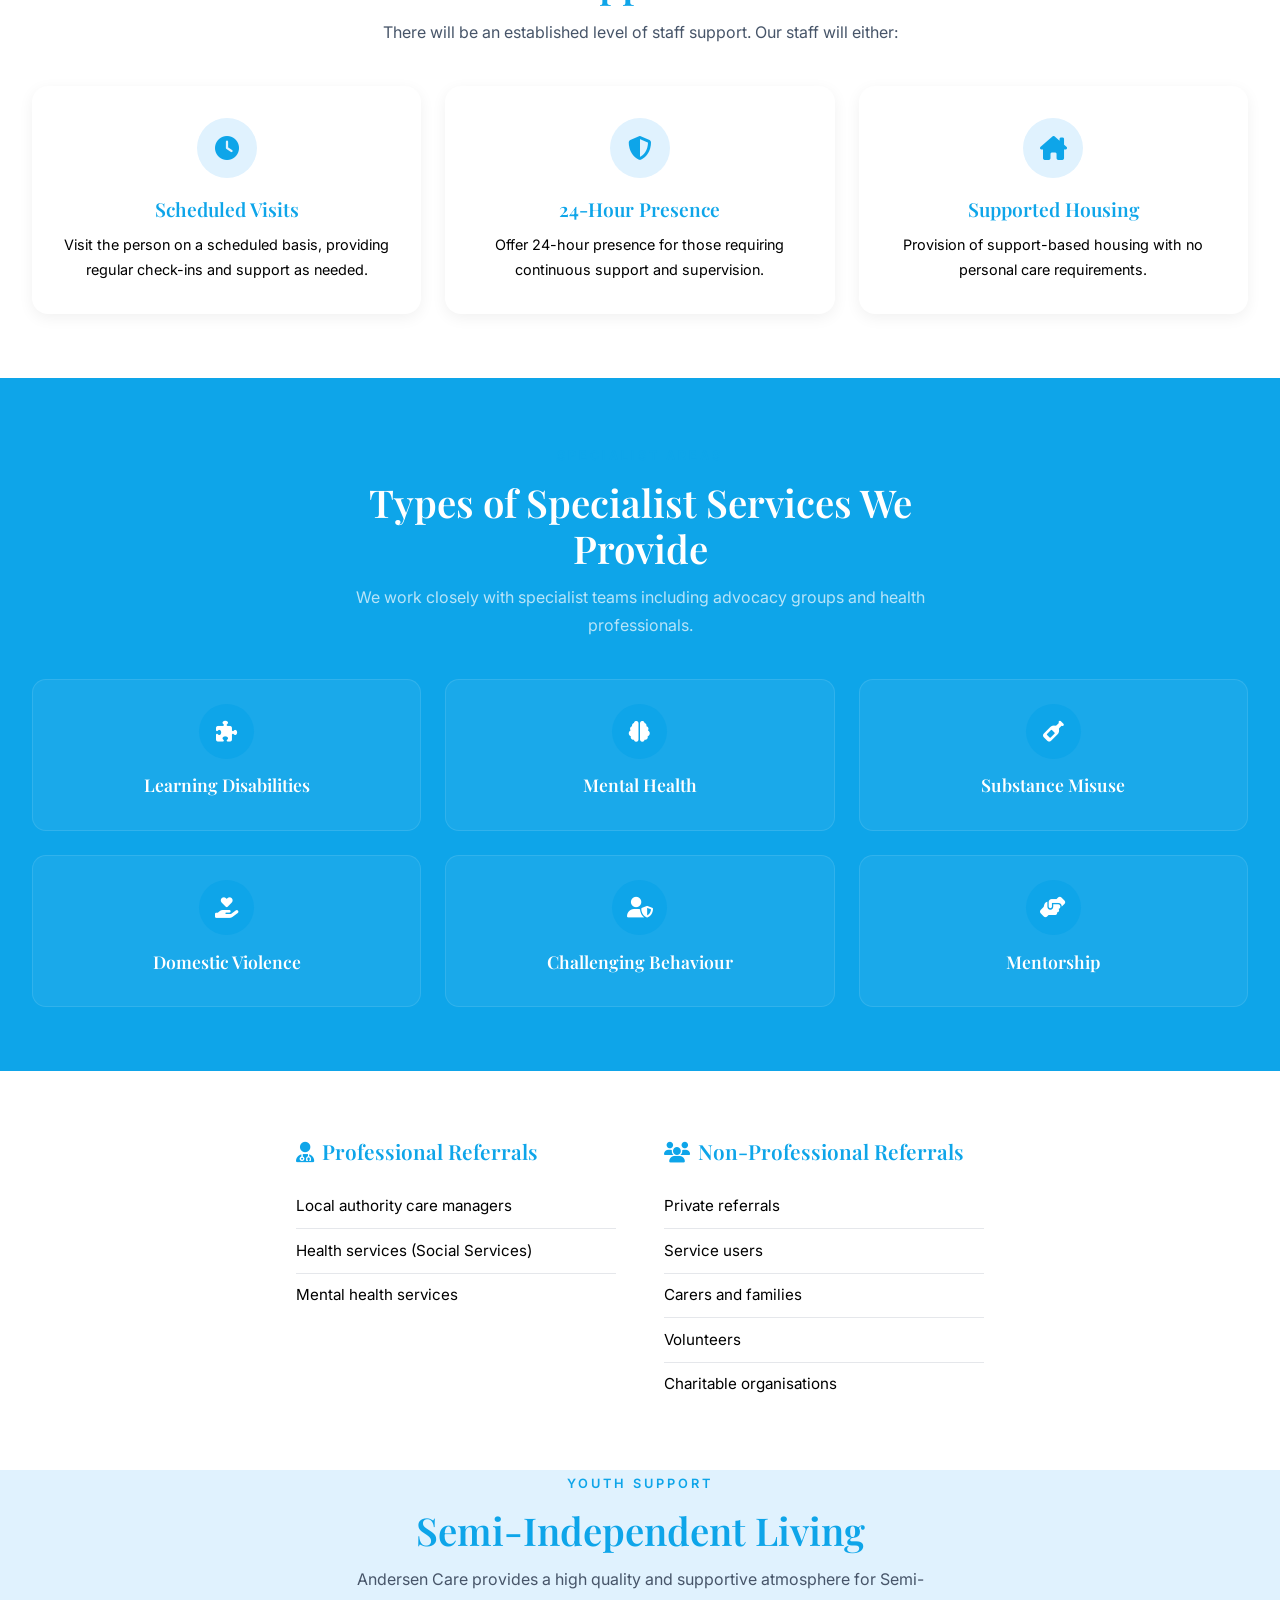
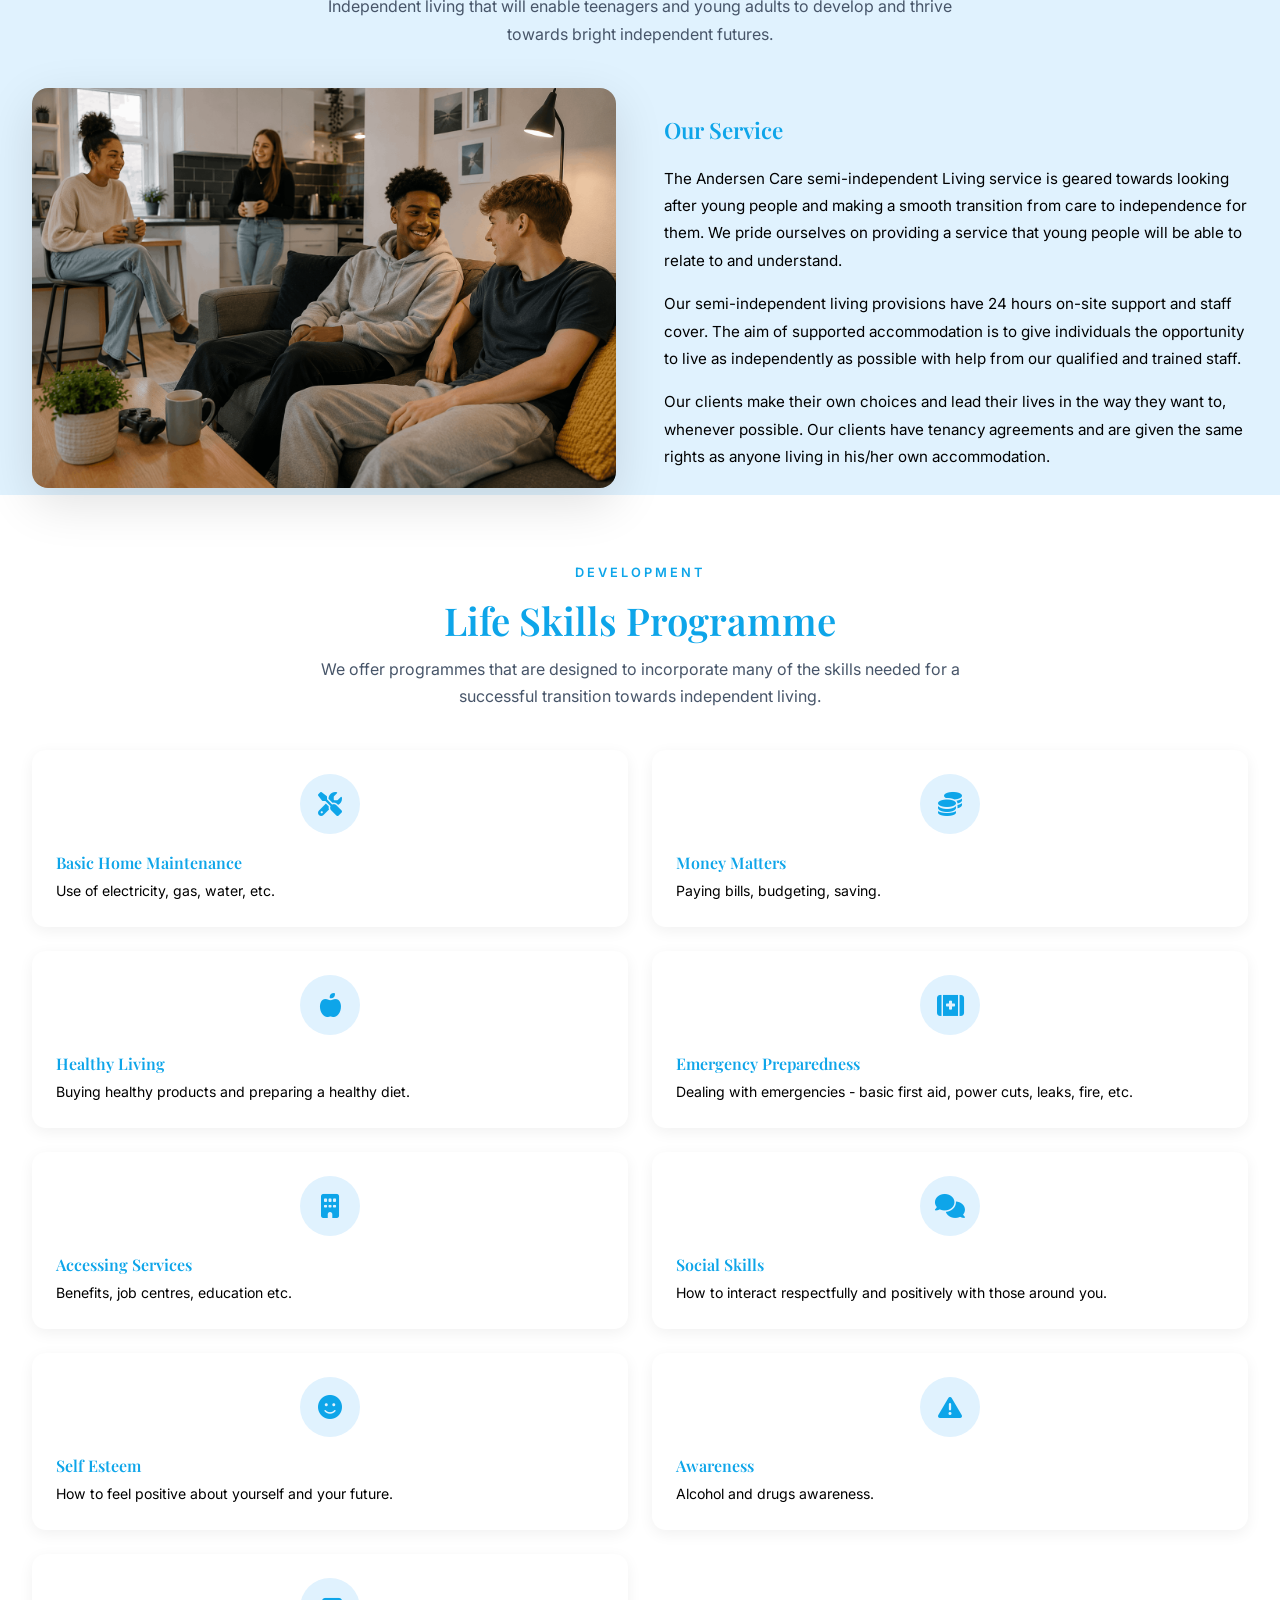
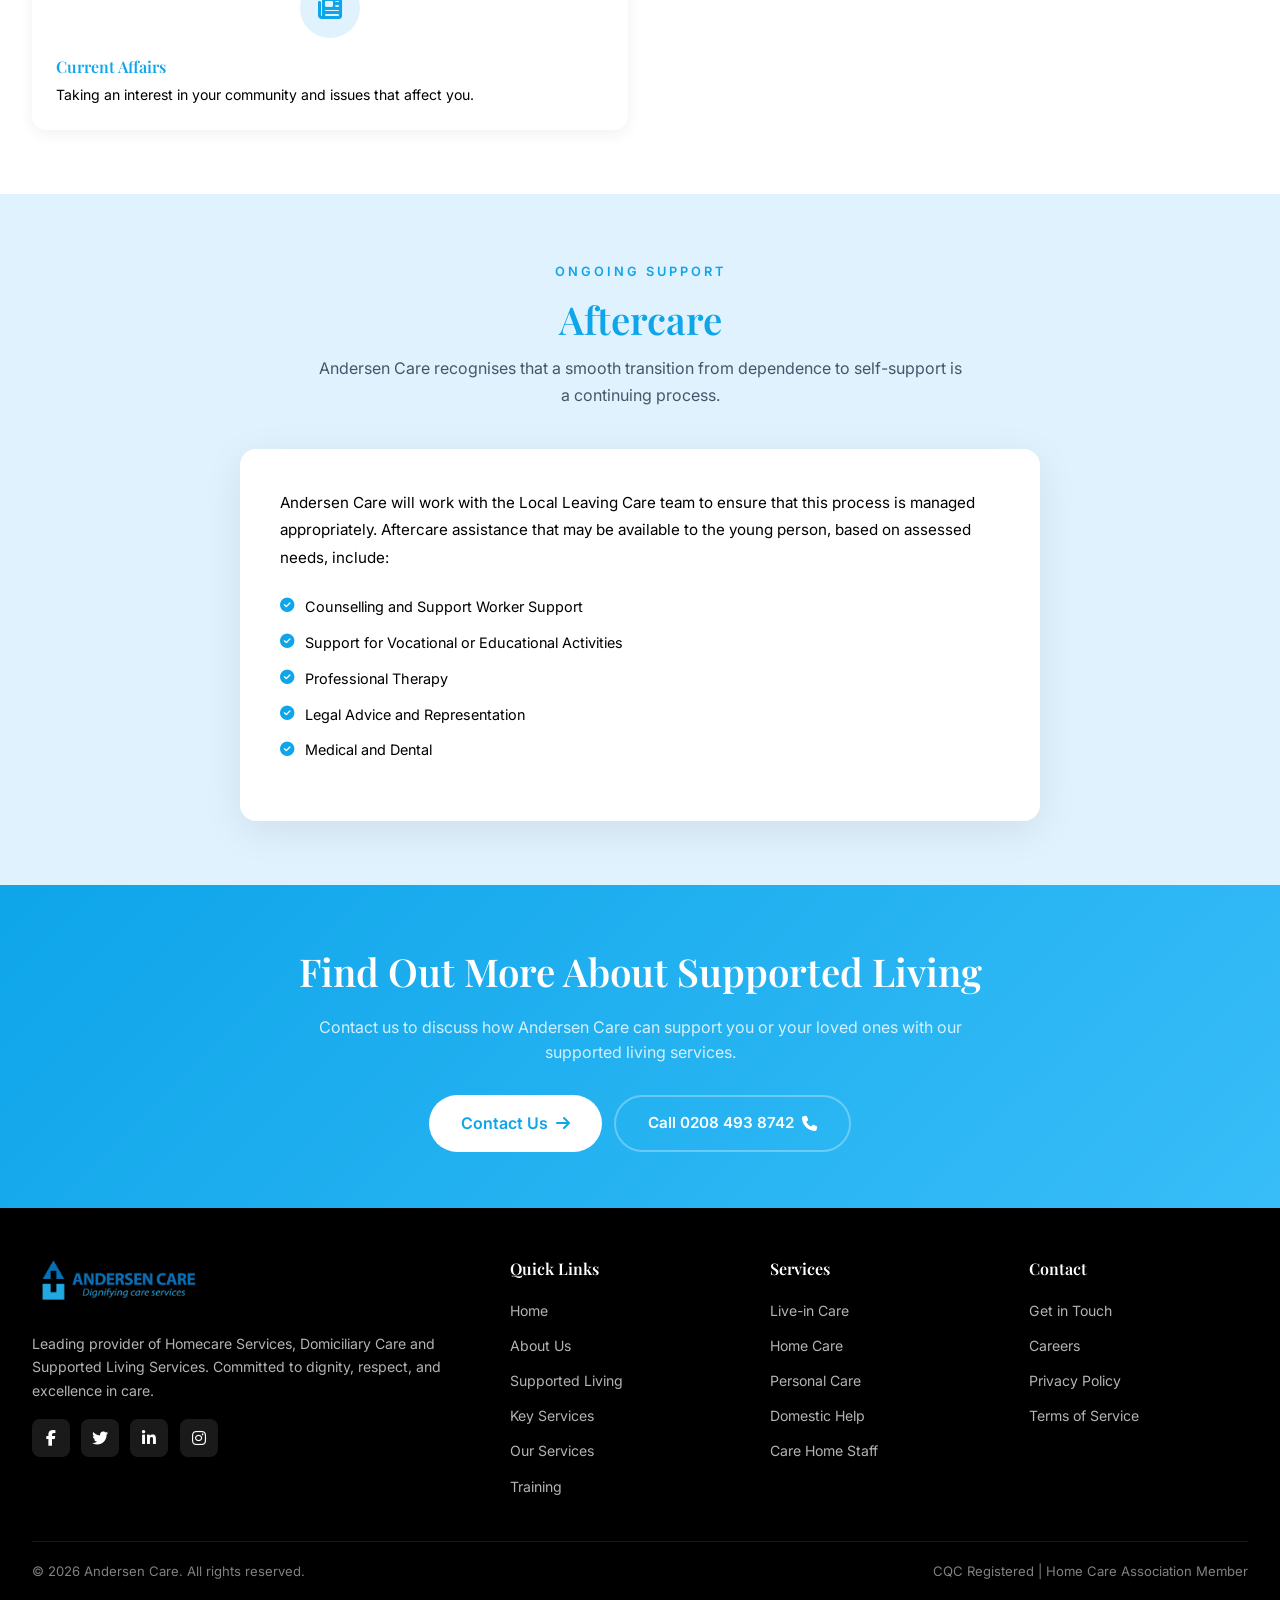
<file: supported-living.html>
<!DOCTYPE html>
<html lang="en">
<head>
    <meta charset="UTF-8">
    <meta name="viewport" content="width=device-width, initial-scale=1.0">
    <title>Supported Living | Andersen Care</title>
    <link href="https://fonts.googleapis.com/css2?family=Playfair+Display:wght@400;600;700&family=Inter:wght@300;400;500;600;700&display=swap" rel="stylesheet">
    <link rel="stylesheet" href="https://cdnjs.cloudflare.com/ajax/libs/font-awesome/6.4.0/css/all.min.css">
        <link rel="stylesheet" href="styles.css" />

</head>
<body>
    <nav class="navbar" id="navbar">
        <div class="nav-container">
            <a href="index.html" class="logo">
                <img src="sl2.png" alt="Andersen Care" style="height: 50px; width: auto; object-fit: contain;">
            </a>
            <ul class="nav-links">
                <li><a href="index.html">Home</a></li>
                <li><a href="about-us.html">About Us</a></li>
                <li><a href="our-services.html">Our Services</a></li>
                <li><a href="supported-living.html" class="active">Supported Living</a></li>
                <li><a href="key-services.html">Key Services</a></li>
                <li><a href="training.html">Training</a></li>
                <li><a href="contact-us.html" class="nav-cta">Contact Us</a></li>
            </ul>
            <button class="mobile-menu-btn" id="mobileMenuBtn"><i class="fas fa-bars"></i></button>
        </div>
    </nav>

    <div class="mobile-overlay" id="mobileOverlay"></div>
    <div class="mobile-menu" id="mobileMenu">
        <button class="mobile-menu-close" id="mobileMenuClose"><i class="fas fa-times"></i></button>
        <ul class="mobile-menu-links">
            <li><a href="index.html">Home</a></li>
            <li><a href="about-us.html">About Us</a></li>
            <li><a href="our-services.html">Our Services</a></li>
            <li><a href="supported-living.html">Supported Living</a></li>
            <li><a href="key-services.html">Key Services</a></li>
            <li><a href="training.html">Training</a></li>
            <li><a href="contact-us.html">Contact Us</a></li>
        </ul>
    </div>

    <!-- Page Header -->
    <section class="page-header">
        <div class="page-header-bg" style="background-image: url('sl2.png');"></div>
        <div class="page-header-content">
            <span class="page-header-label">Our Services</span>
            <h1>Supported Living</h1>
            <p>Andersen Care provides supported living services and accommodation for vulnerable adults.</p>
        </div>
    </section>

    <!-- Introduction -->
    <section class="section" style="background: #ffffff;">
        <div class="container">
            <div class="service-img-section">
                <div class="fade-in">
                    <img src="sl2.png" alt="Supported Living" loading="lazy">
                </div>
                <div class="fade-in service-text">
                    <span class="section-label">What We Offer</span>
                    <h2 style="font-size: 2rem; color: var(--primary); margin-bottom: 1rem; line-height: 1.2; font-family: 'Playfair Display', serif;">Supported Living Services</h2>
                    <p style="color: var(--text-dark); margin-bottom: 1rem; line-height: 1.8; font-size: 0.95rem;">Andersen Care provides supported living services and accommodation. Our accommodation includes shared houses, studio flats, 1 bedroom flats, 2 bedroom flats, en-suite accommodation. All our homes are furnished; shared houses are also available for vulnerable adults within the local communities and several London Boroughs.</p>
                    <p style="color: var(--text-dark); line-height: 1.8; font-size: 0.95rem;">We provide supported living to people who are either with particular complex needs, including mental health issues; living by themselves with support or share an ordinary or purpose built home with a small number of other vulnerable or disabled people; people who are semi independent; or people who are autistic or suffer from learning disabilities.</p>
                </div>
            </div>
        </div>
    </section>

    <!-- Who We Support -->
    <section class="section" style="background: var(--accent);">
        <div class="container">
            <div class="section-header fade-in">
                <span class="section-label">Our Clients</span>
                <h2 class="section-title">Who We Support</h2>
                <p class="section-desc">Andersen Care will also support individuals who have developed more independent living skills and who don't need full residential support whilst living in a shared environment.</p>
            </div>
            <div class="card-grid">
                <div class="card fade-in">
                    <div class="card-content">
                        <div class="card-icon"><i class="fas fa-brain"></i></div>
                        <h3>Complex Needs & Mental Health</h3>
                        <p>Individuals with particular complex needs, including mental health issues, who require tailored support in a shared or independent living environment.</p>
                    </div>
                </div>
                <div class="card fade-in">
                    <div class="card-content">
                        <div class="card-icon"><i class="fas fa-house-user"></i></div>
                        <h3>Shared Living</h3>
                        <p>People living by themselves with support or sharing an ordinary or purpose built home with a small number of other vulnerable or disabled people.</p>
                    </div>
                </div>
                <div class="card fade-in">
                    <div class="card-content">
                        <div class="card-icon"><i class="fas fa-user-check"></i></div>
                        <h3>Semi-Independent Living</h3>
                        <p>People who are semi-independent and developing skills for greater autonomy while still benefiting from structured support.</p>
                    </div>
                </div>
                <div class="card fade-in">
                    <div class="card-content">
                        <div class="card-icon"><i class="fas fa-puzzle-piece"></i></div>
                        <h3>Autism & Learning Disabilities</h3>
                        <p>People with Autism or learning disabilities receive person-centred support tailored to their individual needs,preferences and outcomes.</p>
                    </div>
                </div>
            </div>
        </div>
    </section>
<!-- Our Approach -->
<section class="section approach-person-centred">
  <div class="container">

    <div class="approach-grid">

      <!-- Text -->
      <div class="fade-in approach-content">

        <span class="section-label">Our Approach</span>

        <h2 class="approach-title">Person-Centred Support</h2>

        <p class="approach-text">
          At Andersen Care we use a person-centred approach where support is tailored to each individual’s needs.
        </p>

        <p class="approach-text">
          The focus is on promoting independence and enabling individuals to live meaningful, active lives in their communities.
        </p>

        <p class="approach-text">
          Every individual receives a tailored support plan based on their personal goals, choices, and aspirations.
        </p>

      </div>

      <!-- Image -->
      <div class="fade-in">
        <img src="elderly.png" alt="Person-centred care" class="approach-image">
      </div>

    </div>

  </div>
</section>
    <!-- Support Provided -->
    <section class="section" style="background: var(--accent);">
        <div class="container">
            <div class="section-header fade-in">
                <span class="section-label">Comprehensive Support</span>
                <h2 class="section-title">Support We Provide</h2>
                <p class="section-desc">The support provided will include all aspects of a person's life from their health and well-being to education and skills development.</p>
            </div>
            <div class="feature-grid">
                <div class="feature-item fade-in">
                    <div class="feature-icon"><i class="fas fa-heart-pulse"></i></div>
                    <div>
                        <h4>Health & Well-being</h4>
                        <p>Comprehensive support for physical and mental health needs, including access to medical and dental services.</p>
                    </div>
                </div>
                <div class="feature-item fade-in">
                    <div class="feature-icon"><i class="fas fa-graduation-cap"></i></div>
                    <div>
                        <h4>Education & Skills Development</h4>
                        <p>Support for vocational or educational activities, helping individuals develop life skills for independent living.</p>
                    </div>
                </div>
                <div class="feature-item fade-in">
                    <div class="feature-icon"><i class="fas fa-calendar-day"></i></div>
                    <div>
                        <h4>Day Activities & Employment</h4>
                        <p>Encouraging participation in day activities and employment opportunities with a focus on developing and maintaining relationships.</p>
                    </div>
                </div>
                <div class="feature-item fade-in">
                    <div class="feature-icon"><i class="fas fa-users"></i></div>
                    <div>
                        <h4>Social Integration</h4>
                        <p>Supporting individuals to integrate into society and maintain their circle of friends and community connections.</p>
                    </div>
                </div>
            </div>
        </div>
    </section>

    <!-- Staff Support -->
    <section class="section" style="background: #ffffff;">
        <div class="container">
            <div class="section-header fade-in">
                <span class="section-label">Our Team</span>
                <h2 class="section-title">Staff Support Levels</h2>
                <p class="section-desc">There will be an established level of staff support. Our staff will either:</p>
            </div>
           <div class="service-grid-3">

  <div class="card fade-in service-card-center">
    <div class="service-icon">
      <i class="fas fa-clock"></i>
    </div>
    <h3>Scheduled Visits</h3>
    <p>Visit the person on a scheduled basis, providing regular check-ins and support as needed.</p>
  </div>

  <div class="card fade-in service-card-center">
    <div class="service-icon">
      <i class="fas fa-shield-halved"></i>
    </div>
    <h3>24-Hour Presence</h3>
    <p>Offer 24-hour presence for those requiring continuous support and supervision.</p>
  </div>

  <div class="card fade-in service-card-center">
    <div class="service-icon">
      <i class="fas fa-house-chimney"></i>
    </div>
    <h3>Supported Housing</h3>
    <p>Provision of support-based housing with no personal care requirements.</p>
  </div>

</div>
        </div>
    </section>

  <!-- Specialist Services -->
<section class="section dark-section specialist-section">

  <div class="container">

    <div class="section-header fade-in">
      <span class="section-label">Specialist Areas</span>
      <h2 class="section-title">Types of Specialist Services We Provide</h2>
      <p class="section-desc">
        We work closely with specialist teams including advocacy groups and health professionals.
      </p>
    </div>

    <div class="specialist-grid">

      <div class="specialist-card fade-in">
        <div class="specialist-icon"><i class="fas fa-puzzle-piece"></i></div>
        <h3>Learning Disabilities</h3>
      </div>

      <div class="specialist-card fade-in">
        <div class="specialist-icon"><i class="fas fa-brain"></i></div>
        <h3>Mental Health</h3>
      </div>

      <div class="specialist-card fade-in">
        <div class="specialist-icon"><i class="fas fa-wine-bottle"></i></div>
        <h3>Substance Misuse</h3>
      </div>

      <div class="specialist-card fade-in">
        <div class="specialist-icon"><i class="fas fa-hand-holding-heart"></i></div>
        <h3>Domestic Violence</h3>
      </div>

      <div class="specialist-card fade-in">
        <div class="specialist-icon"><i class="fas fa-user-shield"></i></div>
        <h3>Challenging Behaviour</h3>
      </div>

      <div class="specialist-card fade-in">
        <div class="specialist-icon"><i class="fas fa-hands-helping"></i></div>
        <h3>Mentorship</h3>
      </div>

    </div>

  </div>

</section>

   <!-- Referrals -->
<section class="section referrals-section">

  <div class="container">

    <div class="referrals-grid">

      <!-- Professional -->
      <div class="fade-in referral-card">
        <h3 >
          <i class="fas fa-user-md"></i>
          Professional Referrals
        </h3>
        <ul>
          <li>Local authority care managers</li>
          <li>Health services (Social Services)</li>
          <li>Mental health services</li>
        </ul>
      </div>

      <!-- Non-professional -->
      <div class="fade-in referral-card">
        <h3>
          <i class="fas fa-users"></i>
          Non-Professional Referrals
        </h3>
        <ul>
          <li>Private referrals</li>
          <li>Service users</li>
          <li>Carers and families</li>
          <li>Volunteers</li>
          <li>Charitable organisations</li>
        </ul>
      </div>

    </div>

  </div>

</section>
    <!-- Semi-Independent Living -->
    <section class="section-indepent" style="background: var(--accent);">
        <div class="container">
            <div class="section-header fade-in">
                <span class="section-label">Youth Support</span>
                <h2 class="section-title">Semi-Independent Living</h2>
                <p class="section-desc">Andersen Care provides a high quality and supportive atmosphere for Semi-Independent living that will enable teenagers and young adults to develop and thrive towards bright independent futures.</p>
            </div>
<div class="semi-independent-grid">                <div class="fade-in">
                    <img src="sl.png" alt="Semi-independent living" style="width: 100%; height: 400px; object-fit: cover; border-radius: 16px; box-shadow: 0 15px 50px rgba(0,0,0,0.12);">
                </div>
                <div class="fade-in">
                    <h3 style="color: var(--primary); font-size: 1.4rem; margin-bottom: 1rem; font-family: 'Playfair Display', serif;">Our Service</h3>
                    <p style="color: var(--text-dark); margin-bottom: 1rem; line-height: 1.8; font-size: 0.95rem;">The Andersen Care semi-independent Living service is geared towards looking after young people and making a smooth transition from care to independence for them. We pride ourselves on providing a service that young people will be able to relate to and understand.</p>
                    <p style="color: var(--text-dark); margin-bottom: 1rem; line-height: 1.8; font-size: 0.95rem;">Our semi-independent living provisions have 24 hours on-site support and staff cover. The aim of supported accommodation is to give individuals the opportunity to live as independently as possible with help from our qualified and trained staff.</p>
                    <p style="color: var(--text-dark); line-height: 1.8; font-size: 0.95rem;">Our clients make their own choices and lead their lives in the way they want to, whenever possible. Our clients have tenancy agreements and are given the same rights as anyone living in his/her own accommodation.</p>
                </div>
            </div>
        </div>
    </section>


    <!-- Life Skills -->
    <section class="section" style="background: #ffffff;">
        <div class="container">
            <div class="section-header fade-in">
                <span class="section-label">Development</span>
                <h2 class="section-title">Life Skills Programme</h2>
                <p class="section-desc">We offer programmes that are designed to incorporate many of the skills needed for a successful transition towards independent living.</p>
            </div>
            <div class="feature-grid">
                <div class="feature-item fade-in">
                    <div class="feature-icon"><i class="fas fa-tools"></i></div>
                    <div>
                        <h4>Basic Home Maintenance</h4>
                        <p>Use of electricity, gas, water, etc.</p>
                    </div>
                </div>
                <div class="feature-item fade-in">
                    <div class="feature-icon"><i class="fas fa-coins"></i></div>
                    <div>
                        <h4>Money Matters</h4>
                        <p>Paying bills, budgeting, saving.</p>
                    </div>
                </div>
                <div class="feature-item fade-in">
                    <div class="feature-icon"><i class="fas fa-apple-alt"></i></div>
                    <div>
                        <h4>Healthy Living</h4>
                        <p>Buying healthy products and preparing a healthy diet.</p>
                    </div>
                </div>
                <div class="feature-item fade-in">
                    <div class="feature-icon"><i class="fas fa-first-aid"></i></div>
                    <div>
                        <h4>Emergency Preparedness</h4>
                        <p>Dealing with emergencies - basic first aid, power cuts, leaks, fire, etc.</p>
                    </div>
                </div>
                <div class="feature-item fade-in">
                    <div class="feature-icon"><i class="fas fa-building"></i></div>
                    <div>
                        <h4>Accessing Services</h4>
                        <p>Benefits, job centres, education etc.</p>
                    </div>
                </div>
                <div class="feature-item fade-in">
                    <div class="feature-icon"><i class="fas fa-comments"></i></div>
                    <div>
                        <h4>Social Skills</h4>
                        <p>How to interact respectfully and positively with those around you.</p>
                    </div>
                </div>
                <div class="feature-item fade-in">
                    <div class="feature-icon"><i class="fas fa-smile"></i></div>
                    <div>
                        <h4>Self Esteem</h4>
                        <p>How to feel positive about yourself and your future.</p>
                    </div>
                </div>
                <div class="feature-item fade-in">
                    <div class="feature-icon"><i class="fas fa-exclamation-triangle"></i></div>
                    <div>
                        <h4>Awareness</h4>
                        <p>Alcohol and drugs awareness.</p>
                    </div>
                </div>
                <div class="feature-item fade-in">
                    <div class="feature-icon"><i class="fas fa-newspaper"></i></div>
                    <div>
                        <h4>Current Affairs</h4>
                        <p>Taking an interest in your community and issues that affect you.</p>
                    </div>
                </div>
            </div>
        </div>
    </section>

    <!-- Aftercare -->
    <section class="section" style="background: var(--accent);">
        <div class="container">
            <div class="section-header fade-in">
                <span class="section-label">Ongoing Support</span>
                <h2 class="section-title">Aftercare</h2>
                <p class="section-desc">Andersen Care recognises that a smooth transition from dependence to self-support is a continuing process.</p>
            </div>
            <div class="fade-in" style="background: var(--white); padding: 2.5rem; border-radius: 16px; box-shadow: 0 10px 40px rgba(0,0,0,0.08); max-width: 800px; margin: 0 auto;">
                <p style="color: var(--text-dark); margin-bottom: 1.5rem; line-height: 1.8; font-size: 0.95rem;">Andersen Care will work with the Local Leaving Care team to ensure that this process is managed appropriately. Aftercare assistance that may be available to the young person, based on assessed needs, include:</p>
                <div class="check-list">
                    <li><i class="fas fa-check-circle"></i> Counselling and Support Worker Support</li>
                    <li><i class="fas fa-check-circle"></i> Support for Vocational or Educational Activities</li>
                    <li><i class="fas fa-check-circle"></i> Professional Therapy</li>
                    <li><i class="fas fa-check-circle"></i> Legal Advice and Representation</li>
                    <li><i class="fas fa-check-circle"></i> Medical and Dental</li>
                </div>
            </div>
        </div>
    </section>

    <!-- CTA -->
    <section class="cta-section">
        <div class="container">
            <div class="cta-content">
                <h2>Find Out More About Supported Living</h2>
                <p>Contact us to discuss how Andersen Care can support you or your loved ones with our supported living services.</p>
                <div class="cta-buttons">
                    <a href="contact-us.html" class="btn-white">Contact Us <i class="fas fa-arrow-right"></i></a>
                    <a href="tel:02084938742" class="btn-outline">Call 0208 493 8742 <i class="fas fa-phone"></i></a>
                </div>
            </div>
        </div>
    </section>

    <footer class="footer">
        <div class="container">
            <div class="footer-grid">
                <div class="footer-brand">
                    <a href="index.html" class="logo" style="margin-bottom: 0.6rem; display: inline-flex; align-items: center; gap: 0.75rem;">
                        <img src="and.png" alt="Andersen Care" style="height: 50px; width: auto; object-fit: contain;">
                    </a>
                    <p>Leading provider of Homecare Services, Domiciliary Care and Supported Living Services. Committed to dignity, respect, and excellence in care.</p>
                    <div class="footer-social">
                        <a href="#"><i class="fab fa-facebook-f"></i></a>
                        <a href="#"><i class="fab fa-twitter"></i></a>
                        <a href="#"><i class="fab fa-linkedin-in"></i></a>
                        <a href="#"><i class="fab fa-instagram"></i></a>
                    </div>
                </div>
                <div class="footer-column">
                    <h4>Quick Links</h4>
                    <ul>
                        <li><a href="index.html">Home</a></li>
                        <li><a href="about-us.html">About Us</a></li>
                        <li><a href="supported-living.html">Supported Living</a></li>
                        <li><a href="key-services.html">Key Services</a></li>
                        <li><a href="our-services.html">Our Services</a></li>
                        <li><a href="training.html">Training</a></li>
                    </ul>
                </div>
                <div class="footer-column">
                    <h4>Services</h4>
                    <ul>
                        <li><a href="our-services.html">Live-in Care</a></li>
                        <li><a href="our-services.html">Home Care</a></li>
                        <li><a href="our-services.html">Personal Care</a></li>
                        <li><a href="our-services.html">Domestic Help</a></li>
                        <li><a href="our-services.html">Care Home Staff</a></li>
                    </ul>
                </div>
                <div class="footer-column">
                    <h4>Contact</h4>
                    <ul>
                        <li><a href="contact-us.html">Get in Touch</a></li>
                        <li><a href="#">Careers</a></li>
                        <li><a href="#">Privacy Policy</a></li>
                        <li><a href="#">Terms of Service</a></li>
                    </ul>
                </div>
            </div>
            <div class="footer-bottom">
                <p>&copy; 2026 Andersen Care. All rights reserved.</p>
                <p>CQC Registered | Home Care Association Member</p>
            </div>
        </div>
    </footer>

    <script>
        // Mobile Menu
        const mobileMenuBtn = document.getElementById('mobileMenuBtn');
        const mobileMenu = document.getElementById('mobileMenu');
        const mobileMenuClose = document.getElementById('mobileMenuClose');
        const mobileOverlay = document.getElementById('mobileOverlay');
        const mobileLinks = document.querySelectorAll('.mobile-menu-links a');

        function openMobileMenu() {
            mobileMenu.classList.add('active');
            mobileOverlay.classList.add('active');
            document.body.style.overflow = 'hidden';
        }
        function closeMobileMenu() {
            mobileMenu.classList.remove('active');
            mobileOverlay.classList.remove('active');
            document.body.style.overflow = '';
        }
        mobileMenuBtn.addEventListener('click', openMobileMenu);
        mobileMenuClose.addEventListener('click', closeMobileMenu);
        mobileOverlay.addEventListener('click', closeMobileMenu);
        mobileLinks.forEach(link => link.addEventListener('click', closeMobileMenu));

        // Scroll Animation
        const fadeElements = document.querySelectorAll('.fade-in');
        const observer = new IntersectionObserver((entries) => {
            entries.forEach(entry => {
                if (entry.isIntersecting) entry.target.classList.add('visible');
            });
        }, { threshold: 0.1 });
        fadeElements.forEach(el => observer.observe(el));
    </script>
</body>
</html>
</file>
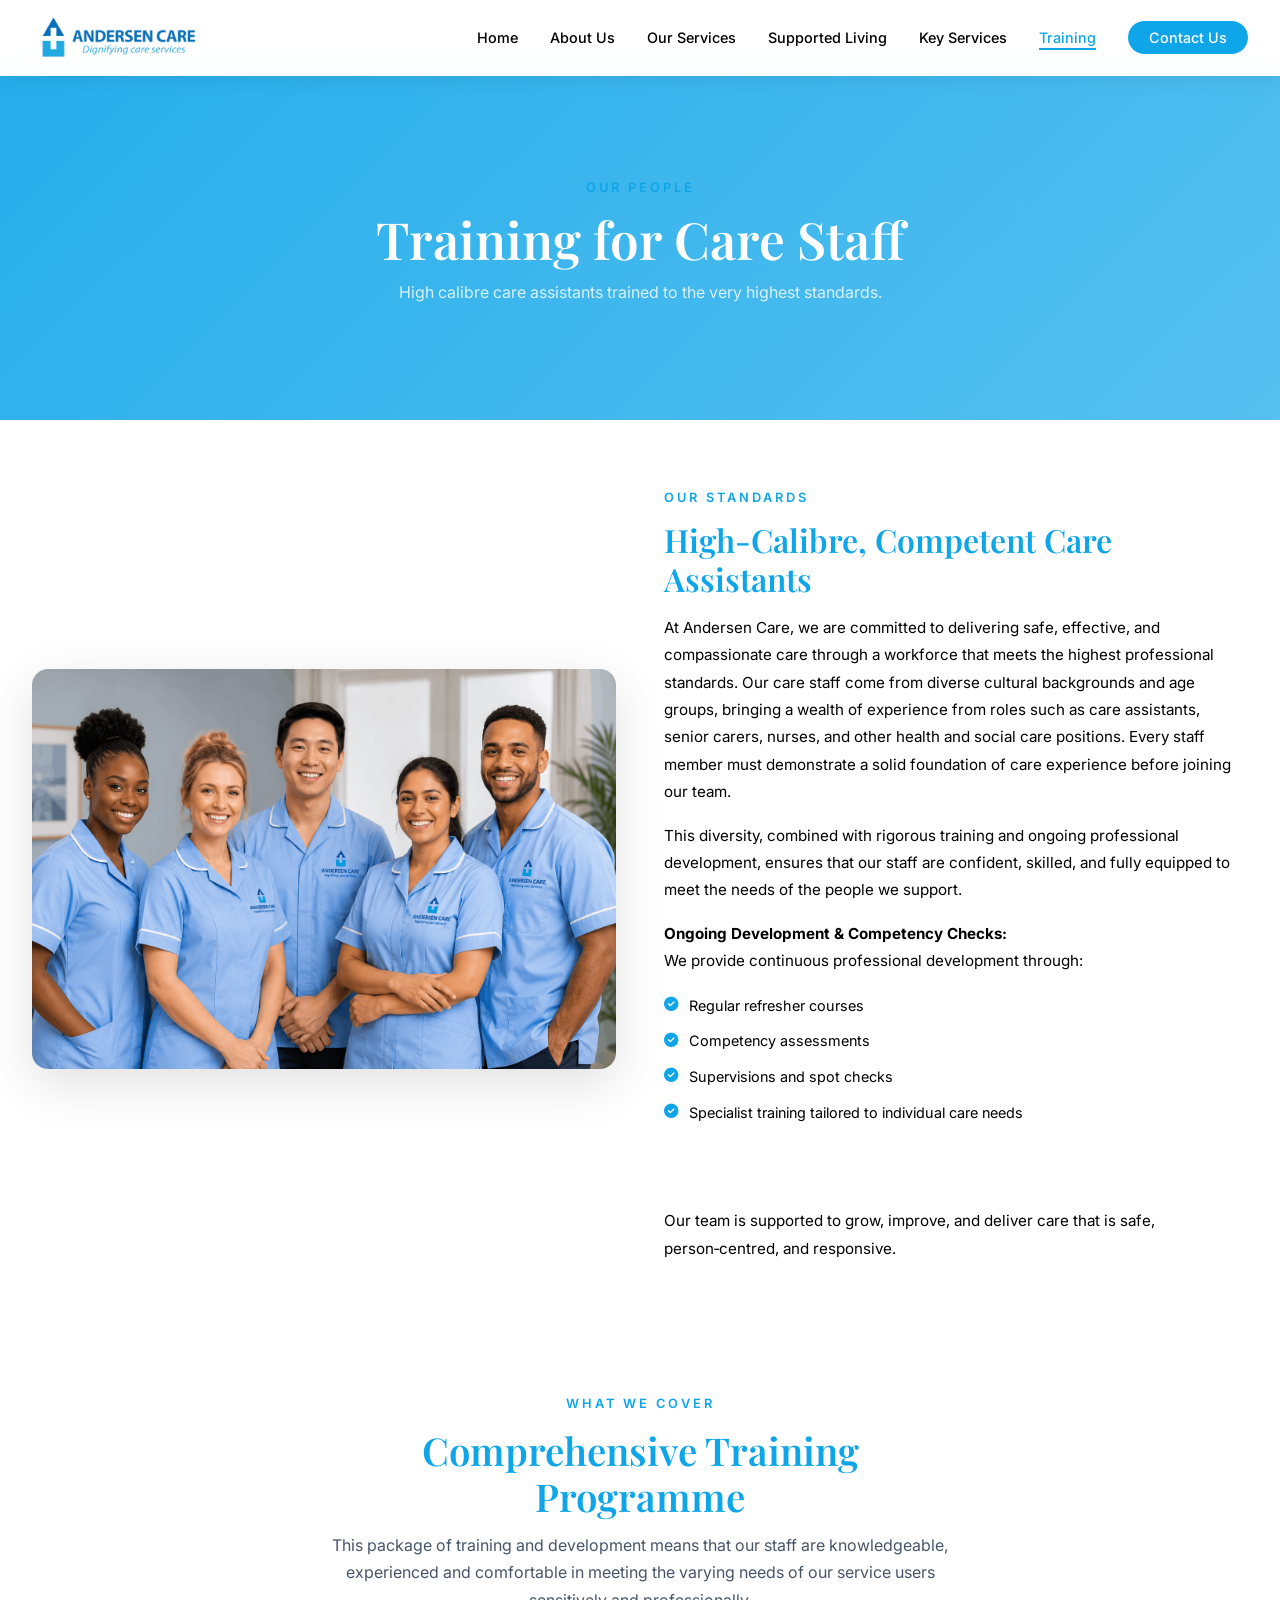
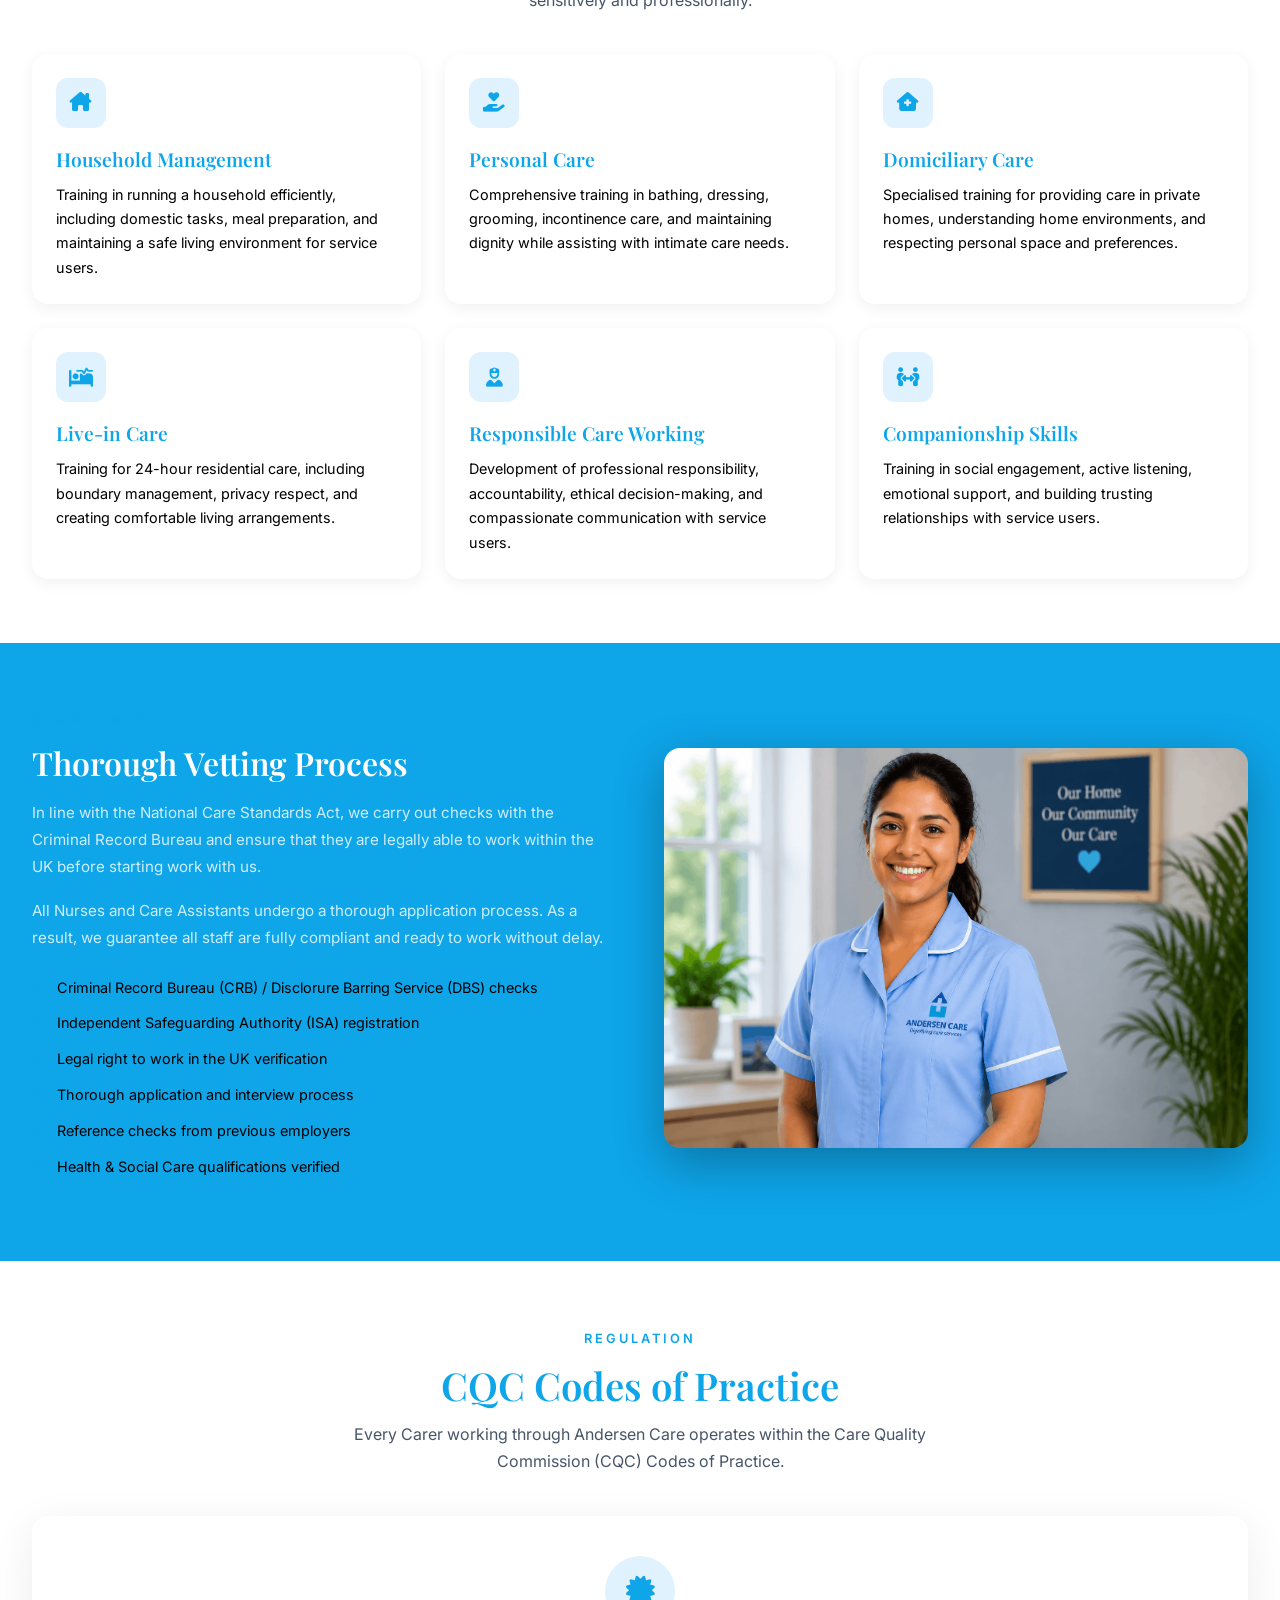
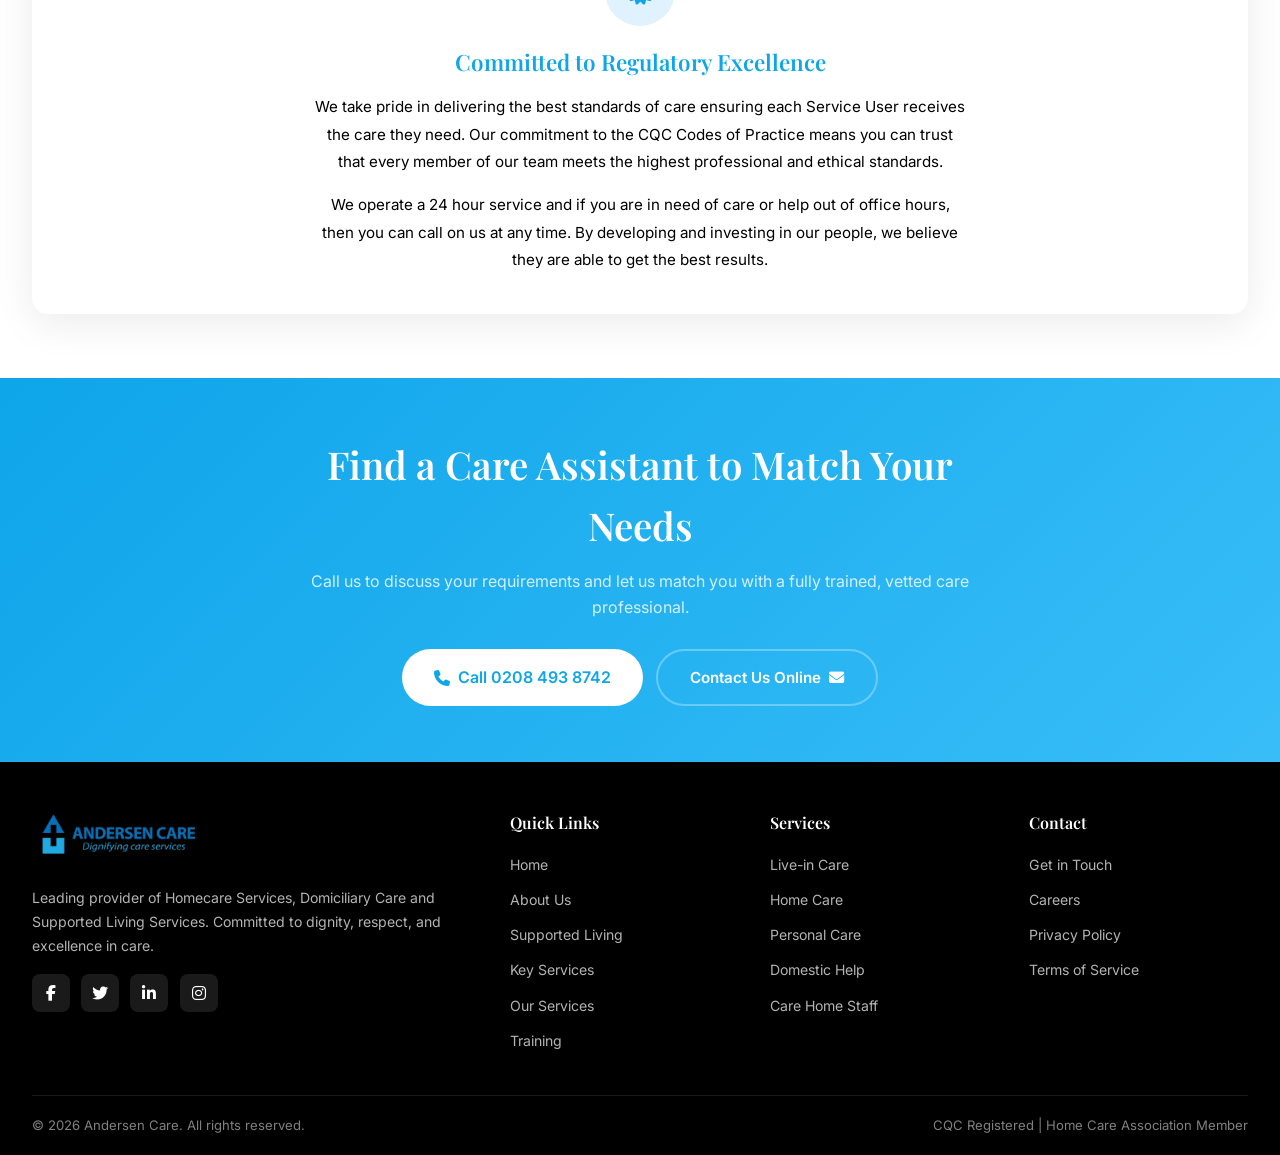
<file: training.html>
<!DOCTYPE html>
<html lang="en">
<head>
    <meta charset="UTF-8">
    <meta name="viewport" content="width=device-width, initial-scale=1.0">
    <title>Training | Andersen Care</title>
    <link href="https://fonts.googleapis.com/css2?family=Playfair+Display:wght@400;600;700&family=Inter:wght@300;400;500;600;700&display=swap" rel="stylesheet">
    <link rel="stylesheet" href="https://cdnjs.cloudflare.com/ajax/libs/font-awesome/6.4.0/css/all.min.css">
            <link rel="stylesheet" href="styles.css" />

</head>
<body>
    <nav class="navbar" id="navbar">
        <div class="nav-container">
            <a href="index.html" class="logo">
                <img src="and.png" alt="Andersen Care" style="height: 50px; width: auto; object-fit: contain;">
            </a>
            <ul class="nav-links">
                <li><a href="index.html">Home</a></li>
                <li><a href="about-us.html">About Us</a></li>
                <li><a href="our-services.html">Our Services</a></li>
                <li><a href="supported-living.html">Supported Living</a></li>
                <li><a href="key-services.html">Key Services</a></li>
                <li><a href="training.html" class="active">Training</a></li>
                <li><a href="contact-us.html" class="nav-cta">Contact Us</a></li>
            </ul>
            <button class="mobile-menu-btn" id="mobileMenuBtn"><i class="fas fa-bars"></i></button>
        </div>
    </nav>

    <div class="mobile-overlay" id="mobileOverlay"></div>
    <div class="mobile-menu" id="mobileMenu">
        <button class="mobile-menu-close" id="mobileMenuClose"><i class="fas fa-times"></i></button>
        <ul class="mobile-menu-links">
            <li><a href="index.html">Home</a></li>
            <li><a href="about-us.html">About Us</a></li>
             <li><a href="our-services.html">Our Services</a></li>
            <li><a href="supported-living.html">Supported Living</a></li>
            <li><a href="key-services.html">Key Services</a></li>
            <li><a href="training.html">Training</a></li>
            <li><a href="contact-us.html">Contact Us</a></li>
        </ul>
    </div>

    <!-- Page Header -->
    <section class="page-header">
        <div class="page-header-bg" style="background-image: url('https://images.unsplash.com/photo-1573496359142-b8d87734a5a2?w=1920&q=80');"></div>
        <div class="page-header-content">
            <span class="page-header-label">Our People</span>
            <h1>Training for Care Staff</h1>
            <p>High calibre care assistants trained to the very highest standards.</p>
        </div>
    </section>

    <!-- Training Overview -->
    <section class="section" style="background: #ffffff;">
        <div class="container">
            <div class="Traning-grid">
                <div class="fade-in">
                    <img src="caregroup.png" alt="Training session" style="width: 100%; height: 400px; object-fit: cover; border-radius: 16px; box-shadow: 0 15px 50px rgba(0,0,0,0.12);">
                </div>
                <div class="fade-in">
                    <span class="section-label">Our Standards</span>
                    <h2 style="font-size: 2rem; color: var(--primary); margin-bottom: 1rem; line-height: 1.2; font-family: 'Playfair Display', serif;">High‑Calibre, Competent Care Assistants</h2>
                    <p style="color: var(--text-dark); margin-bottom: 1rem; line-height: 1.8; font-size: 0.95rem;">At Andersen Care, we are committed to delivering safe, effective, and compassionate care through a workforce that meets the highest professional standards. Our care staff come from diverse cultural backgrounds and age groups, bringing a wealth of experience from roles such as care assistants, senior carers, nurses, and other health and social care positions. Every staff member must demonstrate a solid foundation of care experience before joining our team.</p>
                    <p style="color: var(--text-dark); margin-bottom: 1rem; line-height: 1.8; font-size: 0.95rem;">This diversity, combined with rigorous training and ongoing professional development, ensures that our staff are confident, skilled, and fully equipped to meet the needs of the people we support.</p>
                    <p style="color: var(--text-dark); line-height: 1.8; font-size: 0.95rem;"> <b>Ongoing Development & Competency Checks: </b> <br> We provide continuous professional development through:              </p>
                    <ul class="check-list" style="color: rgba(255,255,255,0.8);">
                        <li><i class="fas fa-check-circle"></i> Regular refresher courses</li>
                        <li><i class="fas fa-check-circle"></i> Competency assessments</li>
                        <li><i class="fas fa-check-circle"></i> Supervisions and spot checks</li>
                        <li><i class="fas fa-check-circle"></i> Specialist training tailored to individual care needs</li>
                        <p>Our team is supported to grow, improve, and deliver care that is safe, person‑centred, and responsive.</p>
                    </ul>
                     <p style="color: var(--text-dark); line-height: 1.8; font-size: 0.95rem;"> Our team is supported to grow, improve, and deliver care that is safe, person‑centred, and responsive.</p>
                </div>
            </div>
        </div>
    </section>

    <!-- Training Areas -->
    <section class="section">
        <div class="container">
            <div class="section-header fade-in">
                <span class="section-label">What We Cover</span>
                <h2 class="section-title">Comprehensive Training Programme</h2>
                <p class="section-desc">This package of training and development means that our staff are knowledgeable, experienced and comfortable in meeting the varying needs of our service users sensitively and professionally.</p>
            </div>
            <div class="card-grid">
                <div class="card fade-in">
                    <div class="card-content">
                        <div class="card-icon"><i class="fas fa-house-chimney"></i></div>
                        <h3>Household Management</h3>
                        <p>Training in running a household efficiently, including domestic tasks, meal preparation, and maintaining a safe living environment for service users.</p>
                    </div>
                </div>
                <div class="card fade-in">
                    <div class="card-content">
                        <div class="card-icon"><i class="fas fa-hand-holding-heart"></i></div>
                        <h3>Personal Care</h3>
                        <p>Comprehensive training in bathing, dressing, grooming, incontinence care, and maintaining dignity while assisting with intimate care needs.</p>
                    </div>
                </div>
                <div class="card fade-in">
                    <div class="card-content">
                        <div class="card-icon"><i class="fas fa-house-medical"></i></div>
                        <h3>Domiciliary Care</h3>
                        <p>Specialised training for providing care in private homes, understanding home environments, and respecting personal space and preferences.</p>
                    </div>
                </div>
                <div class="card fade-in">
                    <div class="card-content">
                        <div class="card-icon"><i class="fas fa-bed-pulse"></i></div>
                        <h3>Live-in Care</h3>
                        <p>Training for 24-hour residential care, including boundary management, privacy respect, and creating comfortable living arrangements.</p>
                    </div>
                </div>
                <div class="card fade-in">
                    <div class="card-content">
                        <div class="card-icon"><i class="fas fa-user-nurse"></i></div>
                        <h3>Responsible Care Working</h3>
                        <p>Development of professional responsibility, accountability, ethical decision-making, and compassionate communication with service users.</p>
                    </div>
                </div>
                <div class="card fade-in">
                    <div class="card-content">
                        <div class="card-icon"><i class="fas fa-people-arrows"></i></div>
                        <h3>Companionship Skills</h3>
                        <p>Training in social engagement, active listening, emotional support, and building trusting relationships with service users.</p>
                    </div>
                </div>
            </div>
        </div>
    </section>

    <!-- Compliance -->
    <section class="section dark-section">
        <div class="container">
            <div class="Traning-grid">
                <div class="fade-in">
                    <span class="section-label">Compliance</span>
                    <h2 style="font-size: 2rem; color: var(--white); margin-bottom: 1rem; line-height: 1.2; font-family: 'Playfair Display', serif;">Thorough Vetting Process</h2>
                    <p style="color: rgba(255,255,255,0.8); margin-bottom: 1rem; line-height: 1.8; font-size: 0.95rem;">In line with the National Care Standards Act, we carry out checks with the Criminal Record Bureau and ensure that they are legally able to work within the UK before starting work with us.</p>
                    <p style="color: rgba(255,255,255,0.8); margin-bottom: 1.5rem; line-height: 1.8; font-size: 0.95rem;">All Nurses and Care Assistants undergo a thorough application process. As a result, we guarantee all staff are fully compliant and ready to work without delay.</p>
                    <ul class="check-list" style="color: rgba(255,255,255,0.8);">
                        <li><i class="fas fa-check-circle"></i> Criminal Record Bureau (CRB) / Disclorure Barring Service (DBS) checks</li>
                        <li><i class="fas fa-check-circle"></i> Independent Safeguarding Authority (ISA) registration</li>
                        <li><i class="fas fa-check-circle"></i> Legal right to work in the UK verification</li>
                        <li><i class="fas fa-check-circle"></i> Thorough application and interview process</li>
                        <li><i class="fas fa-check-circle"></i> Reference checks from previous employers</li>
                        <li><i class="fas fa-check-circle"></i> Health & Social Care qualifications verified</li>
                    </ul>
                </div>
                <div class="fade-in">
                    <img src="hc.png" alt="Vetting process" style="width: 100%; height: 400px; object-fit: cover; border-radius: 16px; box-shadow: 0 15px 50px rgba(0,0,0,0.3);">
                </div>
            </div>
        </div>
    </section>

    <!-- CQC Codes -->
    <section class="section" style="background: #ffffff;">
        <div class="container">
            <div class="section-header fade-in">
                <span class="section-label">Regulation</span>
                <h2 class="section-title">CQC Codes of Practice</h2>
                <p class="section-desc">Every Carer working through Andersen Care operates within the Care Quality Commission (CQC) Codes of Practice.</p>
            </div>
            <div style="background: var(--white); padding: 2.5rem; border-radius: 16px; box-shadow: 0 10px 40px rgba(0,0,0,0.08);">
                <div class="fade-in" style="text-align: center; max-width: 650px; margin: 0 auto;">
                    <div style="width: 70px; height: 70px; background: var(--accent); border-radius: 50%; display: flex; align-items: center; justify-content: center; margin: 0 auto 1.2rem; color: var(--primary); font-size: 1.8rem;">
                        <i class="fas fa-certificate"></i>
                    </div>
                    <h3 style="color: var(--primary); font-size: 1.4rem; margin-bottom: 0.8rem; font-family: 'Playfair Display', serif;">Committed to Regulatory Excellence</h3>
                    <p style="color: var(--text-dark); line-height: 1.8; margin-bottom: 1rem; font-size: 0.95rem;">We take pride in delivering the best standards of care ensuring each Service User receives the care they need. Our commitment to the CQC Codes of Practice means you can trust that every member of our team meets the highest professional and ethical standards.</p>
                    <p style="color: var(--text-dark); line-height: 1.8; font-size: 0.95rem;">We operate a 24 hour service and if you are in need of care or help out of office hours, then you can call on us at any time. By developing and investing in our people, we believe they are able to get the best results.</p>
                </div>
            </div>
        </div>
    </section>

    <!-- CTA -->
    <section class="cta-section">
        <div class="container">
            <div class="cta-content">
                <h2>Find a Care Assistant to Match Your Needs</h2>
                <p>Call us to discuss your requirements and let us match you with a fully trained, vetted care professional.</p>
                <div class="cta-buttons">
                    <a href="tel:02084938742" class="btn-white"><i class="fas fa-phone"></i> Call 0208 493 8742</a>
                    <a href="contact-us.html" class="btn-outline">Contact Us Online <i class="fas fa-envelope"></i></a>
                </div>
            </div>
        </div>
    </section>

    <footer class="footer">
        <div class="container">
            <div class="footer-grid">
                <div class="footer-brand">
                    <a href="index.html" class="logo" style="margin-bottom: 0.6rem; display: inline-flex; align-items: center; gap: 0.75rem;">
                        <img src="and.png" alt="Andersen Care" style="height: 50px; width: auto; object-fit: contain;">
                    </a>
                    <p>Leading provider of Homecare Services, Domiciliary Care and Supported Living Services. Committed to dignity, respect, and excellence in care.</p>
                    <div class="footer-social">
                        <a href="#"><i class="fab fa-facebook-f"></i></a>
                        <a href="#"><i class="fab fa-twitter"></i></a>
                        <a href="#"><i class="fab fa-linkedin-in"></i></a>
                        <a href="#"><i class="fab fa-instagram"></i></a>
                    </div>
                </div>
                <div class="footer-column">
                    <h4>Quick Links</h4>
                    <ul>
                        <li><a href="index.html">Home</a></li>
                        <li><a href="about-us.html">About Us</a></li>
                        <li><a href="supported-living.html">Supported Living</a></li>
                        <li><a href="key-services.html">Key Services</a></li>
                        <li><a href="our-services.html">Our Services</a></li>
                        <li><a href="training.html">Training</a></li>
                    </ul>
                </div>
                <div class="footer-column">
                    <h4>Services</h4>
                    <ul>
                        <li><a href="our-services.html">Live-in Care</a></li>
                        <li><a href="our-services.html">Home Care</a></li>
                        <li><a href="our-services.html">Personal Care</a></li>
                        <li><a href="our-services.html">Domestic Help</a></li>
                        <li><a href="our-services.html">Care Home Staff</a></li>
                    </ul>
                </div>
                <div class="footer-column">
                    <h4>Contact</h4>
                    <ul>
                        <li><a href="contact-us.html">Get in Touch</a></li>
                        <li><a href="#">Careers</a></li>
                        <li><a href="#">Privacy Policy</a></li>
                        <li><a href="#">Terms of Service</a></li>
                    </ul>
                </div>
            </div>
            <div class="footer-bottom">
                <p>&copy; 2026 Andersen Care. All rights reserved.</p>
                <p>CQC Registered | Home Care Association Member</p>
            </div>
        </div>
    </footer>

    <script>
        // Mobile Menu
        const mobileMenuBtn = document.getElementById('mobileMenuBtn');
        const mobileMenu = document.getElementById('mobileMenu');
        const mobileMenuClose = document.getElementById('mobileMenuClose');
        const mobileOverlay = document.getElementById('mobileOverlay');
        const mobileLinks = document.querySelectorAll('.mobile-menu-links a');

        function openMobileMenu() {
            mobileMenu.classList.add('active');
            mobileOverlay.classList.add('active');
            document.body.style.overflow = 'hidden';
        }
        function closeMobileMenu() {
            mobileMenu.classList.remove('active');
            mobileOverlay.classList.remove('active');
            document.body.style.overflow = '';
        }
        mobileMenuBtn.addEventListener('click', openMobileMenu);
        mobileMenuClose.addEventListener('click', closeMobileMenu);
        mobileOverlay.addEventListener('click', closeMobileMenu);
        mobileLinks.forEach(link => link.addEventListener('click', closeMobileMenu));

        // Scroll Animation
        const fadeElements = document.querySelectorAll('.fade-in');
        const observer = new IntersectionObserver((entries) => {
            entries.forEach(entry => {
                if (entry.isIntersecting) entry.target.classList.add('visible');
            });
        }, { threshold: 0.1 });
        fadeElements.forEach(el => observer.observe(el));

        // Smooth Scroll
        document.querySelectorAll('a[href^="#"]').forEach(anchor => {
            anchor.addEventListener('click', function(e) {
                e.preventDefault();
                const target = document.querySelector(this.getAttribute('href'));
                if (target) target.scrollIntoView({ behavior: 'smooth', block: 'start' });
            });
        });
    </script>
</body>
</html>
</file>
<file: styles.css>
:root {
            --primary: #0ea5e9;
            --primary-light: #38bdf8;
            --secondary: #0ea5e9;
            --secondary-light: #38bdf8;
            --accent: #e0f2fe;
            --text-dark: #000000;
            --text-light: #475569;
            --white: #ffffff;
            --off-white: #ffffff;
            --transition: all 0.3s ease;
        }
        * { margin: 0; padding: 0; box-sizing: border-box; }
        body {
            font-family: 'Inter', sans-serif;
            color: var(--text-dark);
            line-height: 1.6;
            overflow-x: hidden;
            background: #ffffff;
        }
        h1, h2, h3, h4 { font-family: 'Playfair Display', serif; font-weight: 600; }

        /* Navigation */
        .navbar {
            position: fixed;
            top: 0;
            width: 100%;
            z-index: 1000;
            padding: 0.8rem 0;
            background: rgba(255,255,255,0.98);
            backdrop-filter: blur(20px);
            box-shadow: 0 2px 20px rgba(0,0,0,0.08);
        }
        .nav-container {
            max-width: 1280px;
            margin: 0 auto;
            padding: 0 2rem;
            display: flex;
            justify-content: space-between;
            align-items: center;
        }
        .logo {
            display: flex;
            align-items: center;
            gap: 0.75rem;
            text-decoration: none;
        }
        .logo-icon {
            width: 40px; height: 40px;
            background: var(--secondary);
            border-radius: 10px;
            display: flex;
            align-items: center;
            justify-content: center;
            color: var(--white);
            font-size: 1.1rem;
        }
        .logo-text {
            font-family: 'Playfair Display', serif;
            font-size: 1.4rem;
            font-weight: 700;
            color: var(--primary);
        }
        .nav-links {
            display: flex;
            gap: 2rem;
            list-style: none;
        }
        .nav-links a {
            text-decoration: none;
            color: var(--text-dark);
            font-weight: 500;
            font-size: 0.9rem;
            transition: var(--transition);
            position: relative;
        }
        .nav-links a::after {
            content: '';
            position: absolute;
            bottom: -4px; left: 0;
            width: 0; height: 2px;
            background: var(--secondary);
            transition: var(--transition);
        }
        .nav-links a:hover::after { width: 100%; }
        .nav-links a.active { color: var(--secondary); }
        .nav-links a.active::after { width: 100%; }
        .nav-cta {
            background: var(--secondary);
            color: var(--white) !important;
            padding: 0.5rem 1.3rem;
            border-radius: 50px;
            transition: var(--transition);
        }
        .nav-cta:hover { background: var(--secondary-light); }
        .nav-cta::after { display: none !important; }
        .mobile-menu-btn {
            display: none;
            background: none;
            border: none;
            color: var(--primary);
            font-size: 1.4rem;
            cursor: pointer;
        }

        /* Hero */
        .hero {
            position: relative;
            height: 100vh;
            min-height: 650px;
            overflow: hidden;
            margin-top: 60px;
        }
        .hero-slider {
            position: relative;
            height: 100%;
            width: 100%;
        }
        .hero-slide {
            position: absolute;
            top: 0; left: 0;
            width: 100%; height: 100%;
            opacity: 0;
            transition: opacity 1s ease-in-out;
            display: flex;
            align-items: center;
        }
        .hero-slide.active { opacity: 1; }
        .hero-slide-bg {
            position: absolute;
            top: 0; left: 0;
            width: 100%; height: 100%;
            background-size: cover;
            background-position: center;
        }
        .hero-slide::before {
            content: '';
            position: absolute;
            top: 0; left: 0;
            width: 100%; height: 100%;
            background: linear-gradient(135deg, rgba(0,0,0,0.85) 0%, rgba(0,0,0,0.65) 50%, rgba(0,0,0,0.45) 100%);
            z-index: 1;
        }
        .hero-content {
            position: relative;
            z-index: 2;
            max-width: 1280px;
            margin: 0 auto;
            padding: 0 2rem;
            width: 100%;
        }
        .hero-label {
            display: inline-block;
            background: rgba(255, 255, 255, 0.15);
            border: 1px solid #ffffff;
            color: #ffffff;
            padding: 0.4rem 1rem;
            border-radius: 50px;
            font-size: 0.8rem;
            font-weight: 600;
            letter-spacing: 2px;
            text-transform: uppercase;
            margin-bottom: 1.2rem;
        }
        .hero-title {
            font-size: clamp(2.2rem, 5vw, 4rem);
            color: #ffffff;
            text-shadow: 0 2px 10px rgba(0,0,0,0.5);
            line-height: 1.1;
            margin-bottom: 1.2rem;
            max-width: 650px;
        }
        .hero-title span { color: var(--secondary); }
        .hero-desc {
            font-size: 1.05rem;
            color: #ffffff;
            text-shadow: 0 1px 4px rgba(0,0,0,0.5);
            max-width: 500px;
            margin-bottom: 2rem;
            line-height: 1.7;
        }
        .hero-buttons {
            display: flex;
            gap: 0.8rem;
            flex-wrap: wrap;
        }
        .slider-dots {
            position: absolute;
            bottom: 30px;
            left: 50%;
            transform: translateX(-50%);
            display: flex;
            gap: 10px;
            z-index: 10;
        }
        .slider-dot {
            width: 10px; height: 10px;
            border-radius: 50%;
            background: rgba(255,255,255,0.3);
            cursor: pointer;
            transition: var(--transition);
        }
        .slider-dot.active {
            background: var(--secondary);
            transform: scale(1.3);
        }
        .slider-arrows {
            position: absolute;
            top: 50%;
            transform: translateY(-50%);
            width: 100%;
            display: flex;
            justify-content: space-between;
            padding: 0 2rem;
            z-index: 10;
            pointer-events: none;
        }
        .slider-arrow {
            width: 48px; height: 48px;
            border-radius: 50%;
            background: rgba(255,255,255,0.1);
            backdrop-filter: blur(10px);
            border: 1px solid rgba(255,255,255,0.2);
            color: var(--white);
            font-size: 1.1rem;
            cursor: pointer;
            transition: var(--transition);
            pointer-events: all;
            display: flex;
            align-items: center;
            justify-content: center;
        }
        .slider-arrow:hover {
            background: var(--secondary);
            border-color: var(--secondary);
        }

        /* Buttons */
        .btn-primary {
            background: #ffffff;
            color: #000000;
            padding: 0.9rem 2rem;
            border-radius: 50px;
            text-decoration: none;
            font-weight: 600;
            font-size: 0.95rem;
            transition: var(--transition);
            display: inline-flex;
            align-items: center;
            gap: 0.5rem;
            border: none;
            cursor: pointer;
        }
        .btn-primary:hover {
            background: #e0f2fe;
            color: #000000;
            transform: translateY(-2px);
            box-shadow: 0 8px 25px rgba(14, 165, 233, 0.3);
        }
        .btn-outline {
            background: transparent;
            color: #ffffff;
            border: 2px solid #ffffff;
            padding: 0.9rem 2rem;
            border-radius: 50px;
            text-decoration: none;
            font-weight: 600;
            font-size: 0.95rem;
            transition: var(--transition);
            display: inline-flex;
            align-items: center;
            gap: 0.5rem;
            border: 2px solid rgba(255,255,255,0.3);
        }
        .btn-outline:hover {
            background: #ffffff;
            color: #000000;
            transform: translateY(-2px);
        }
        .btn-white {
            background: var(--white);
            color: var(--primary);
            padding: 0.9rem 2rem;
            border-radius: 50px;
            text-decoration: none;
            font-weight: 600;
            transition: var(--transition);
            display: inline-flex;
            align-items: center;
            gap: 0.5rem;
        }
        .btn-white:hover {
            transform: translateY(-2px);
            box-shadow: 0 8px 25px rgba(0,0,0,0.2);
        }

        /* Stats Bar */
        .stats-bar {
            background: var(--white);
            padding: 2rem 0;
            position: relative;
            z-index: 5;
            margin-top: -40px;
            box-shadow: 0 -8px 30px rgba(0,0,0,0.05);
        }
        .stats-container {
            max-width: 1280px;
            margin: 0 auto;
            padding: 0 2rem;
            display: grid;
            grid-template-columns: repeat(4, 1fr);
            gap: 1.5rem;
        }
        .stat-item {
            text-align: center;
            padding: 1rem;
            position: relative;
        }
        .stat-item:not(:last-child)::after {
            content: '';
            position: absolute;
            right: 0;
            top: 50%;
            transform: translateY(-50%);
            height: 40px;
            width: 1px;
            background: #e5e7eb;
        }
        .stat-number {
            font-size: 2rem;
            font-weight: 700;
            color: var(--primary);
            font-family: 'Playfair Display', serif;
        }
        .stat-number span { color: var(--secondary); }
        .stat-label {
            color: var(--text-light);
            font-size: 0.8rem;
            margin-top: 0.3rem;
            font-weight: 500;
        }

        /* Page Header */
        .page-header {
            position: relative;
            height: 40vh;
            min-height: 300px;
            display: flex;
            align-items: center;
            justify-content: center;
            text-align: center;
            overflow: hidden;
            margin-top: 60px;
        }
        .page-header-bg {
            position: absolute;
            top: 0; left: 0;
            width: 100%; height: 100%;
            background-size: cover;
            background-position: center;
        }
        .page-header::before {
            content: '';
            position: absolute;
            top: 0; left: 0;
            width: 100%; height: 100%;
            background: linear-gradient(135deg, rgba(14,165,233,0.9) 0%, rgba(14,165,233,0.7) 100%);
            z-index: 1;
        }
        .page-header-content {
            position: relative;
            z-index: 2;
            max-width: 800px;
            padding: 0 2rem;
        }
        .page-header-label {
            display: inline-block;
            color: var(--secondary);
            font-weight: 600;
            font-size: 0.8rem;
            letter-spacing: 3px;
            text-transform: uppercase;
            margin-bottom: 0.8rem;
        }
        .page-header h1 {
            font-size: clamp(2rem, 4vw, 3.5rem);
            color: var(--white);
            line-height: 1.1;
        }
        .page-header p {
            color: rgba(255,255,255,0.8);
            font-size: 1rem;
            margin-top: 0.8rem;
            max-width: 550px;
            margin-left: auto;
            margin-right: auto;
        }

        /* Sections */
        .section { padding: 4rem 0; }
        .container {
            max-width: 1280px;
            margin: 0 auto;
            padding: 0 2rem;
        }
        .section-header {
            text-align: center;
            max-width: 650px;
            margin: 0 auto 2.5rem;
        }
        .section-label {
            display: inline-block;
            color: var(--secondary);
            font-weight: 600;
            font-size: 0.8rem;
            letter-spacing: 3px;
            text-transform: uppercase;
            margin-bottom: 0.8rem;
        }
        .section-title {
            font-size: clamp(1.6rem, 3.5vw, 2.4rem);
            color: var(--primary);
            margin-bottom: 0.8rem;
            line-height: 1.2;
        }
        .section-desc {
            color: var(--text-light);
            font-size: 1rem;
            line-height: 1.7;
        }

        /* Cards */
        .card-grid {
            display: grid;
            grid-template-columns: repeat(3, 1fr);
            gap: 1.5rem;
        }
        .card {
            background: var(--white);
            border-radius: 16px;
            overflow: hidden;
            box-shadow: 0 4px 15px rgba(0,0,0,0.06);
            transition: var(--transition);
        }
        .card:hover {
            transform: translateY(-6px);
            box-shadow: 0 15px 40px rgba(0,0,0,0.1);
        }
        .card-img {
            width: 100%;
            height: 180px;
            object-fit: cover;
            transition: var(--transition);
        }
        .card:hover .card-img { transform: scale(1.05); }
        .card-content { padding: 1.5rem; }
        .card-icon {
            width: 50px; height: 50px;
            background: var(--accent);
            border-radius: 12px;
            display: flex;
            align-items: center;
            justify-content: center;
            color: var(--primary);
            font-size: 1.2rem;
            margin-bottom: 1rem;
            transition: var(--transition);
        }
        .card:hover .card-icon {
            background: var(--primary);
            color: var(--white);
        }
        .card h3 {
            font-size: 1.2rem;
            color: var(--primary);
            margin-bottom: 0.5rem;
        }
        .card p {
            color: #000000;
            font-size: 0.9rem;
            line-height: 1.7;
        }

        /* Feature Grid */
        .feature-grid {
            display: grid;
            grid-template-columns: repeat(2, 1fr);
            gap: 1.5rem;
        }
        .feature-item {
            display: flex;
            gap: 1rem;
            padding: 1.5rem;
            background: var(--white);
            border-radius: 14px;
            box-shadow: 0 4px 15px rgba(0,0,0,0.06);
            transition: var(--transition);
        }
        .feature-item:hover {
            transform: translateX(6px);
            box-shadow: 0 10px 35px rgba(0,0,0,0.1);
        }
        .feature-icon {
            width: 45px; height: 45px;
            background: var(--accent);
            border-radius: 10px;
            display: flex;
            align-items: center;
            justify-content: center;
            color: var(--primary);
            font-size: 1.1rem;
            flex-shrink: 0;
        }
        .feature-item h4 {
            font-size: 1rem;
            color: var(--primary);
            margin-bottom: 0.3rem;
        }
        .feature-item p {
            color: #000000;
            font-size: 0.88rem;
            line-height: 1.6;
        }

        /* Check List */
        .check-list {
            list-style: none;
            margin: 1.2rem 0;
        }
        .check-list li {
            display: flex;
            align-items: flex-start;
            gap: 0.7rem;
            margin-bottom: 0.8rem;
            color: #000000;
            font-size: 0.9rem;
        }
        .check-list li i {
            color: var(--secondary);
            margin-top: 0.2rem;
            flex-shrink: 0;
        }

        /* Dark Section */
        .dark-section {
            background: var(--primary);
            color: var(--white);
            position: relative;
            overflow: hidden;
        }
        .dark-section .section-title { color: var(--white); }
        .dark-section .section-desc { color: rgba(255,255,255,0.7); }

        /* CTA Section */
        .cta-section {
            background: linear-gradient(135deg, var(--primary) 0%, var(--primary-light) 100%);
            padding: 3.5rem 0;
            position: relative;
            overflow: hidden;
        }
        .cta-content {
            text-align: center;
            position: relative;
            z-index: 1;
            max-width: 700px;
            margin: 0 auto;
        }
        .cta-content h2 {
            font-size: clamp(1.6rem, 3.5vw, 2.4rem);
            color: var(--white);
            margin-bottom: 0.8rem;
        }
        .cta-content p {
            color: rgba(255,255,255,0.8);
            font-size: 1rem;
            margin-bottom: 1.8rem;
        }
        .cta-buttons {
            display: flex;
            gap: 0.8rem;
            justify-content: center;
            flex-wrap: wrap;
        }

        /* Contact Form */
        .form-group { margin-bottom: 1.2rem; }
        .form-group label {
            display: block;
            color: var(--primary);
            font-weight: 600;
            margin-bottom: 0.3rem;
            font-size: 0.88rem;
        }
        .form-group input,
        .form-group textarea,
        .form-group select {
            width: 100%;
            padding: 0.8rem 1rem;
            border: 2px solid #e5e7eb;
            border-radius: 10px;
            font-family: 'Inter', sans-serif;
            font-size: 0.92rem;
            color: var(--text-dark);
            transition: var(--transition);
            background: #ffffff;
        }
        .form-group input:focus,
        .form-group textarea:focus,
        .form-group select:focus {
            outline: none;
            border-color: var(--secondary);
            background: var(--white);
        }
        .form-group textarea {
            resize: vertical;
            min-height: 110px;
        }
        .form-row {
            display: grid;
            grid-template-columns: 1fr 1fr;
            gap: 0.8rem;
        }
        .btn-submit {
            width: 100%;
            background: var(--primary);
            color: var(--white);
            padding: 0.9rem;
            border: none;
            border-radius: 10px;
            font-size: 0.95rem;
            font-weight: 600;
            cursor: pointer;
            transition: var(--transition);
            font-family: 'Inter', sans-serif;
        }
        .btn-submit:hover {
            background: var(--primary-light);
            transform: translateY(-2px);
        }

        /* Contact Info Cards */
        .contact-info-card {
            display: flex;
            align-items: flex-start;
            gap: 0.9rem;
            padding: 1.2rem;
            background: #ffffff;
            border-radius: 12px;
            transition: var(--transition);
        }
        .contact-info-card:hover {
            background: var(--accent);
            transform: translateX(4px);
        }
        .contact-info-card i {
            width: 40px; height: 40px;
            background: var(--primary);
            color: var(--white);
            border-radius: 10px;
            display: flex;
            align-items: center;
            justify-content: center;
            font-size: 1rem;
            flex-shrink: 0;
        }
        .contact-info-card h4 {
            color: var(--primary);
            font-size: 0.95rem;
            margin-bottom: 0.2rem;
        }
        .contact-info-card p {
            color: #000000;
            font-size: 0.85rem;
            line-height: 1.5;
        }

        /* Service Image Section */
        .service-img-section {
            display: grid;
            grid-template-columns: 1fr 1fr;
            gap: 3rem;
            align-items: center;
        }
        .service-img-section img {
            width: 100%;
            height: 380px;
            object-fit: cover;
            border-radius: 16px;
            box-shadow: 0 15px 50px rgba(0,0,0,0.12);
        }
        .service-img-section.reverse img { order: 2; }
        .service-img-section.reverse .service-text { order: 1; }

        /* PDF Service Cards */
        .pdf-service-card {
            background: var(--white);
            border-radius: 16px;
            overflow: hidden;
            box-shadow: 0 4px 15px rgba(0,0,0,0.06);
            transition: var(--transition);
            display: grid;
            grid-template-columns: 1fr 1fr;
            gap: 0;
            align-items: center;
        }
        .pdf-service-card:hover {
            transform: translateY(-4px);
            box-shadow: 0 15px 40px rgba(0,0,0,0.1);
        }
        .pdf-service-card img {
            width: 100%;
            height: 100%;
            min-height: 300px;
            object-fit: cover;
        }
        .pdf-service-card .pdf-content {
            padding: 2rem;
        }
        .pdf-service-card.reverse {
            direction: rtl;
        }
        .pdf-service-card.reverse > * {
            direction: ltr;
        }

        /* Footer */
        .footer {
            background: #000000;
            color: var(--white);
            padding: 3rem 0 1.2rem;
        }
        .footer-grid {
            display: grid;
            grid-template-columns: 2fr 1fr 1fr 1fr;
            gap: 2.5rem;
            margin-bottom: 2rem;
        }
        @media (max-width:768px) {
      .footer-grid{
grid-template-columns: 2fr 1fr;      }

        }
        .footer-brand p {
            color: rgba(255,255,255,0.7);
            margin: 1rem 0;
            line-height: 1.7;
            font-size: 0.88rem;
        }
        .footer-social {
            display: flex;
            gap: 0.7rem;
        }
        .footer-social a {
            width: 38px; height: 38px;
            background: rgba(255,255,255,0.1);
            border-radius: 8px;
            display: flex;
            align-items: center;
            justify-content: center;
            color: var(--white);
            text-decoration: none;
            transition: var(--transition);
        }
        .footer-social a:hover {
            background: var(--secondary);
            transform: translateY(-2px);
        }
        .footer-column h4 {
            color: var(--white);
            font-size: 1rem;
            margin-bottom: 1rem;
        }
        .footer-column ul { list-style: none; }
        .footer-column ul li { margin-bottom: 0.6rem; }
        .footer-column ul li a {
            color: rgba(255,255,255,0.7);
            text-decoration: none;
            transition: var(--transition);
            font-size: 0.88rem;
        }
        .footer-column ul li a:hover {
            color: var(--secondary);
            padding-left: 3px;
        }
        .footer-bottom {
            border-top: 1px solid rgba(255,255,255,0.1);
            padding-top: 1.2rem;
            display: flex;
            justify-content: space-between;
            align-items: center;
            flex-wrap: wrap;
            gap: 0.8rem;
        }
        .footer-bottom p {
            color: rgba(255,255,255,0.5);
            font-size: 0.82rem;
        }

        /* Mobile Menu */
        .mobile-menu {
            position: fixed;
            top: 0;
            right: -100%;
            width: 80%;
            max-width: 350px;
            height: 100vh;
            background: var(--white);
            z-index: 2000;
            padding: 1.5rem;
            transition: var(--transition);
            box-shadow: -10px 0 30px rgba(0,0,0,0.1);
        }
        .mobile-menu.active { right: 0; }
        .mobile-menu-close {
            position: absolute;
            top: 1.2rem; right: 1.2rem;
            background: none;
            border: none;
            font-size: 1.4rem;
            color: var(--primary);
            cursor: pointer;
        }
        .mobile-menu-links {
            list-style: none;
            margin-top: 3rem;
        }
        .mobile-menu-links li { margin-bottom: 1.1rem; }
        .mobile-menu-links a {
            text-decoration: none;
            color: var(--primary);
            font-size: 1.1rem;
            font-weight: 600;
            transition: var(--transition);
        }
        .mobile-menu-links a:hover { color: var(--secondary); }
        .mobile-overlay {
            position: fixed;
            top: 0; left: 0;
            width: 100%; height: 100%;
            background: rgba(0,0,0,0.5);
            z-index: 1999;
            opacity: 0;
            visibility: hidden;
            transition: var(--transition);
        }
        .mobile-overlay.active {
            opacity: 1;
            visibility: visible;
        }

        /* Responsive */
        @media (max-width: 1024px) {
            .card-grid { grid-template-columns: repeat(2, 1fr); }
            .feature-grid { grid-template-columns: 1fr; }
            .footer-grid { grid-template-columns: repeat(2, 1fr); }
            .service-img-section { grid-template-columns: 1fr; gap: 2rem; }
            .service-img-section img { height: 300px; }
            .pdf-service-card { grid-template-columns: 1fr; }
            .pdf-service-card.reverse { direction: ltr; }
            .stats-container { grid-template-columns: repeat(2, 1fr); }
            .stat-item:nth-child(2)::after { display: none; }
        }
      
        @media (max-width: 768px) {
            .mobile-menu-btn { display: block; }
            .card-grid { grid-template-columns: 1fr; }
            .footer-grid { grid-template-columns: 2fr 1fr; gap: 1.5rem; }
            .form-row { grid-template-columns: 1fr; }
            .page-header { min-height: 250px; }
            .hero-buttons { flex-direction: column; }
            .btn-primary, .btn-outline { width: 100%; justify-content: center; }
            .stats-container { grid-template-columns: 1fr; }
            .stat-item::after { display: none !important; }
        }

           @media (max-width: 624px) {
           
            .footer-grid { grid-template-columns: 1fr; gap: 1.5rem; }
            
        }

        


        /* Navbar Responsiveness */
    /* fixed navbar responsiveness max waidth of 894 for mobile menu button and min width of 895 to 1002 to display nav links with reduced textsizing and gap */
        @media (max-width:894px){
                           .nav-links { display: none; }
      
 .mobile-menu-btn {
            display: block;
            background: none;
            border: none;
            color: var(--primary);
            font-size: 1.4rem;
            cursor: pointer;
        }
        }
  @media (min-width: 895px) and (max-width: 1004px) {
    .nav-links {
        display: flex;
        gap: 1.4rem;       /* Tighter spacing for smaller screens */
        list-style: none;
    }
     .nav-links a {
            text-decoration: none;
            color: var(--text-dark);
            font-weight: 500;
            font-size: 0.8rem;
            transition: var(--transition);
            position: relative;
        }
}
/* WELCOME HOME */
.welcome-section {
  background: #ffffff;
}

.welcome-grid {
  display: grid;
  grid-template-columns: 1fr 1fr;
  gap: 3rem;
  align-items: center;
}

.welcome-image {
  width: 100%;
  height: 400px;
  object-fit: cover;
  border-radius: 16px;
  box-shadow: 0 15px 50px rgba(0, 0, 0, 0.12);
}

.welcome-title {
  font-size: 2rem;
  color: var(--primary);
  margin-bottom: 1rem;
  line-height: 1.2;
  font-family: 'Playfair Display', serif;
}

.welcome-text {
  color: var(--text-dark);
  margin-bottom: 1rem;
  line-height: 1.8;
  font-size: 0.95rem;
}

/* Tablet */
@media (max-width: 992px) {
  .welcome-grid {
    gap: 2rem;
  }

  .welcome-title {
    font-size: 1.8rem;
  }

  .welcome-image {
    height: 350px;
  }
}

/* Mobile */
@media (max-width: 768px) {
  .welcome-grid {
    grid-template-columns: 1fr;
    gap: 2rem;
  }

  .welcome-image {
    height: 280px;
  }

  .welcome-title {
    font-size: 1.6rem;
    text-align: center;
  }

  .welcome-text {
    font-size: 0.9rem;
    line-height: 1.7;
    text-align: center;
  }

  .section-label {
    display: block;
    text-align: center;
    margin-bottom: 0.8rem;
  }
}


/* CQC Section */
.cqc-widget {
  background: #e0f2fe;
  padding: 3rem 0;
}

.cqc-grid {
  display: grid;
  grid-template-columns: 1fr 1fr;
  gap: 3rem;
  align-items: center;
}

.cqc-title {
  font-size: 1.8rem;
  color: var(--primary);
  margin-bottom: 1rem;
  line-height: 1.2;
  font-family: 'Playfair Display', serif;
}

.cqc-text {
  color: var(--text-dark);
  margin-bottom: 1.5rem;
  line-height: 1.8;
  font-size: 0.95rem;
}

.cqc-badges {
  display: flex;
  flex-direction: column;
  gap: 2rem;
  align-items: center;
}

.cqc-badge {
  text-align: center;
}

.cqc-logo {
  height: 80px;
  width: auto;
  margin-bottom: 0.5rem;
}

.cqc-badge p {
  color: var(--text-dark);
  font-size: 0.85rem;
  font-weight: 600;
}


/* Respect and Diginity */
.dignity-items {
  display: grid;
  grid-template-columns: 1fr 1fr;
  gap: 3rem;
  align-items: center;
}

.dignity-title {
  font-size: 2rem;
  color: var(--white);
  margin-bottom: 1rem;
  line-height: 1.2;
  font-family: 'Playfair Display', serif;
}

.dignity-text {
  color: rgba(255, 255, 255, 0.8);
  margin-bottom: 1rem;
  line-height: 1.8;
  font-size: 0.95rem;
}

.dignity-image {
  width: 100%;
  height: 400px;
  object-fit: cover;
  border-radius: 16px;
  box-shadow: 0 15px 50px rgba(0, 0, 0, 0.3);
}

/* Tablet */
@media (max-width: 992px) {
  .dignity-items {
    gap: 2rem;
  }

  .dignity-title {
    font-size: 1.8rem;
  }

  .dignity-image {
    height: 350px;
  }
}

.about-section{
    background-color: #ffffff;
}
.about-items{
    display: grid; grid-template-columns:1fr 1fr; gap: 3rem; align-items: center
}
.about-box {
  display: grid;
  grid-template-columns: repeat(4, 1fr);
  gap: 1.5rem;
}


/* Registration Section */
.registration-section {
  background: #ffffff;
}

.registration-box {
  display: grid;
  grid-template-columns: repeat(3, 1fr);
  gap: 1.5rem;
}

.registration-card {
  text-align: center;
  padding: 2rem;
  align-items: center;
}

.registration-icon {
  width: 60px;
  height: 60px;
  background: var(--accent);
  border-radius: 50%;
  display: flex;
  align-items: center;
  justify-content: center;
  margin: 0 auto 1rem;
  color: var(--primary);
  font-size: 1.5rem;
}

.registration-title {
  font-size: 1.2rem;
  color: var(--primary);
  margin-bottom: 0.5rem;
}

.registration-text {
  color: var(--text-dark);
  font-size: 0.88rem;
  line-height: 1.7;
}


/* Person Centred Section */
.approach-person-centred {
  background: #ffffff;
}

/* grid */
.approach-grid {
  display: grid;
  grid-template-columns: 1fr 1fr;
  gap: 3rem;
  align-items: center;
}

.approach-title {
  font-size: 2rem;
  color: var(--primary);
  margin-bottom: 1rem;
  line-height: 1.2;
  font-family: 'Playfair Display', serif;
}

.approach-text {
  color: var(--text-dark);
  margin-bottom: 1rem;
  line-height: 1.8;
  font-size: 0.95rem;
}

/* image */
.approach-image {
  width: 100%;
  height: 400px;
  object-fit: cover;
  border-radius: 16px;
  box-shadow: 0 15px 50px rgba(0,0,0,0.12);
}


.service-grid-3 {
  display: grid;
  grid-template-columns: repeat(3, 1fr);
  gap: 1.5rem;
}

/* center card variant */
.service-card-center {
  text-align: center;
  padding: 2rem;
}

.service-icon {
  width: 60px;
  height: 60px;
  background: var(--accent);
  border-radius: 50%;
  display: flex;
  align-items: center;
  justify-content: center;
  margin: 0 auto 1rem;
  color: var(--primary);
  font-size: 1.5rem;
}

.service-card-center h3 {
  font-size: 1.2rem;
  color: var(--primary);
  margin-bottom: 0.5rem;
}

.service-card-center p {
  color: var(--text-dark);
  font-size: 0.9rem;
  line-height: 1.7;
}

/* Specialist section grid */
.specialist-grid {
  display: grid;
  grid-template-columns: repeat(3, 1fr);
  gap: 1.5rem;
}

/* card */
.specialist-card {
  text-align: center;
  padding: 1.5rem;
  background: rgba(255, 255, 255, 0.05);
  border-radius: 14px;
  border: 1px solid rgba(255, 255, 255, 0.1);
  transition: var(--transition);
}

.specialist-card:hover {
  transform: translateY(-5px);
  background: rgba(255, 255, 255, 0.08);
}

/* icon */
.specialist-icon {
  width: 55px;
  height: 55px;
  background: var(--secondary);
  border-radius: 50%;
  display: flex;
  align-items: center;
  justify-content: center;
  margin: 0 auto 0.8rem;
  color: var(--white);
  font-size: 1.3rem;
}

/* title */
.specialist-card h3 {
  color: var(--white);
  font-size: 1.1rem;
  margin-bottom: 0.4rem;
}

/* grid */
.referrals-grid {
  display: grid;
  grid-template-columns: repeat(2, 320px);
  gap: 3rem;
  justify-content: center;
}
/* card */
.referral-card h3 {
  color: var(--primary);
  font-size: 1.3rem;
  margin-bottom: 1rem;
  display: flex;
  align-items: center;
  gap: 0.5rem;
  text-align: center;
}

.referral-card h3 i {
  color: var(--secondary);
}


.referral-card ul {
  list-style: none;
  padding: 0;
}

.referral-card ul li {
  padding: 0.6rem 0;
  border-bottom: 1px solid #e5e7eb;
  color: var(--text-dark);
  font-size: 0.95rem;
}

.referral-card ul li:last-child {
  border-bottom: none;
}
.section-indepent {
  background: var(--accent);
}

.semi-independent-grid {
  display: grid;
  grid-template-columns: repeat(2, 1fr);
  gap: 3rem;
  align-items: center;
}

.semi-independent-grid img {
  width: 100%;
  height: 400px;
  object-fit: cover;
  border-radius: 16px;
  box-shadow: 0 15px 50px rgba(0, 0, 0, 0.12);
}

/* TABLET */
@media (max-width: 992px) {
  .semi-independent-grid {
    grid-template-columns: 1fr;
    text-align: center;
  }

  .semi-independent-grid img {
    height: 320px;
  }
}

/* MOBILE */
@media (max-width: 600px) {
  .semi-independent-grid {
    gap: 1.5rem;
  }

  .semi-independent-grid img {
    height: 260px;
  }
}
/* Tablet */
@media (max-width: 992px) {
  .section-indepent {
    grid-template-columns: 1fr;
    text-align: center;
  }
}

@media (max-width: 600px) {
  .section-indepent {
    gap: 1.5rem;
  }

  .section-indepent img {
    height: 280px;
    object-fit: cover;
  }
}
/* Mobile */
@media (max-width: 768px) {
  .referrals-grid {
    grid-template-columns: 1fr;
    gap: 2rem;
  }

  .referral-card h3 {
    font-size: 1.1rem;
  }
}

/* Tablet */
@media (max-width: 992px) {
  .specialist-grid {
    grid-template-columns: repeat(2, 1fr);
  }
}

/* Mobile */
@media (max-width: 768px) {
  .specialist-grid {
    grid-template-columns: 1fr;
  }
}
/* Tablet */
@media (max-width: 992px) {
  .service-grid-3 {
    grid-template-columns: repeat(2, 1fr);
  }
}

/* Mobile */
@media (max-width: 768px) {
  .service-grid-3 {
    grid-template-columns: 1fr;
  }
}
/* Tablet */
@media (max-width: 992px) {
  .approach-grid {
    gap: 2rem;
  }

  .approach-title {
    font-size: 1.8rem;
  }

  .approach-image {
    height: 350px;
  }
}

/* Mobile */
@media (max-width: 768px) {
  .approach-grid {
    grid-template-columns: 1fr;
    text-align: center;
  }

  .approach-image {
    height: 280px;
  }

  .approach-text {
    font-size: 0.9rem;
  }
}

/* Small phones */
@media (max-width: 480px) {
  .approach-title {
    font-size: 1.4rem;
  }

  .approach-text {
    font-size: 0.85rem;
  }

  .approach-image {
    height: 220px;
  }
}
/* Tablet */
@media (max-width: 992px) {
  .registration-box {
    grid-template-columns: repeat(2, 1fr);
  }
}

/* Mobile */
@media (max-width: 768px) {
  .registration-box {
    grid-template-columns: 1fr;
  }

  .registration-card {
    padding: 1.5rem;
  }

  .registration-title {
    font-size: 1.1rem;
  }

  .registration-text {
    font-size: 0.85rem;
  }
}

/* Approach Section */
.approach-section {
  background: #ffffff;
}


.feature-item {
  display: block;
  gap: 1rem;
  padding: 1.5rem;
  background: var(--white);
  border-radius: 14px;
  box-shadow: 0 4px 15px rgba(0,0,0,0.06);
  transition: var(--transition);
}

.feature-center{
 text-align: center;
  padding: 2rem;}
.feature-item:hover {
  transform: translateX(6px);
  box-shadow: 0 10px 35px rgba(0,0,0,0.1);
}

.feature-icon {
  width: 60px;
  height: 60px;
  background: var(--accent);
  border-radius: 50%;
  display: flex;
  align-items: center;
  justify-content: center;
  margin: 0 auto 1rem;
  color: var(--primary);
  font-size: 1.5rem;
}

.feature-item h4 {
  font-size: 1rem;
  color: var(--primary);
  margin-bottom: 0.3rem;
}

.feature-item p {
  color: #000000;
  font-size: 0.88rem;
  line-height: 1.6;
}
/* Services Grid */
.services-grid {
  display: grid;
  grid-template-columns: repeat(2, 1fr);
  gap: 1.5rem;
}

.card-intro {
  margin-bottom: 1rem;
  font-size: 0.9rem;
  color: var(--text-dark);
  line-height: 1.6;
}


/* Institution Section */
.institution-section {
  color: var(--white);
}

/* grid */
.institution-grid {
  display: grid;
  grid-template-columns: 1fr 1fr;
  gap: 3rem;
  align-items: center;
}

/* title */
.institution-title {
  font-size: 2rem;
  color: var(--white);
  margin-bottom: 1rem;
  line-height: 1.2;
  font-family: 'Playfair Display', serif;
}

/* text */
.institution-text {
  color: rgba(255,255,255,0.8);
  margin-bottom: 1rem;
  line-height: 1.8;
  font-size: 0.95rem;
}

.institution-list li {
  color: rgba(255,255,255,0.85);
}

.institution-image {
  width: 100%;
  height: 400px;
  object-fit: cover;
  border-radius: 16px;
  box-shadow: 0 15px 50px rgba(0,0,0,0.3);
}

/* button spacing */
.institution-btn {
  margin-top: 1rem;
  background: var(--secondary);
}


/* Respite Grid */
.respite-grid {
  display: grid;
  grid-template-columns: repeat(2, 1fr);
  gap: 1.5rem;
}

/* reusable intro paragraph inside cards */
.card-intro {
  margin-bottom: 1rem;
  font-size: 0.9rem;
  color: var(--text-dark);
  line-height: 1.7;
}


.uphold-grid{
  display: grid; grid-template-columns: repeat(4, 1fr); gap: 1.5rem
}


.Funding-grid{
  display: grid;  gap: 3rem; align-items: center;
}

.Traning-grid{
  display: grid; grid-template-columns: 1fr 1fr; gap: 3rem; align-items: center;
}

.Contact-Grid{
  display: grid; grid-template-columns: 1fr 1fr ; gap: 2.5rem;
}
.contact-card-grid{
  display: grid; flex-direction: column; gap: 1rem;
}
/* Tablet */
@media (max-width: 1024px) {
  .respite-grid {
    gap: 1.2rem;
  }

}
 
  @media (max-width:1004px) {
    .Contact-Grid{
      grid-template-columns: 1fr;
    }
  }

/* Mobile */
@media (max-width: 768px) {
  .respite-grid {
    grid-template-columns: 1fr;
  }

  .card-intro {
    font-size: 0.88rem;
  }
  .Traning-grid{
grid-template-columns: 1fr;
  }
  

}

@media (min-width:768px) {
  .Funding-grid{
        grid-template-columns: 1fr 1fr;

  }
  
}
/* Small phones */
@media (max-width: 768px) {
  .card-intro {
    font-size: 0.82rem;
  }
  .uphold-grid{
    grid-template-columns: 1fr;
  }
}
/* Tablet */
@media (max-width: 992px) {
  .institution-grid {
    gap: 2rem;
  }

  .institution-title {
    font-size: 1.8rem;
  }

  .institution-image {
    height: 350px;
  }
}

/* Mobile */
@media (max-width: 768px) {
  .institution-grid {
    grid-template-columns: 1fr;
    text-align: center;
  }

  .institution-image {
    height: 280px;
  }

  .institution-title {
    font-size: 1.6rem;
  }

  .institution-list {
    text-align: left;
  }
}

/* Small phones */
@media (max-width: 480px) {
  .institution-title {
    font-size: 1.4rem;
  }

  .institution-text {
    font-size: 0.85rem;
  }

  .institution-image {
    height: 220px;
  }
}
@media (max-width: 1024px) {
  .services-grid {
    gap: 1.2rem;
  }
}

/* Mobile: */
@media (max-width: 768px) {
  .services-grid {
    grid-template-columns: 1fr;
  }

  .card-intro {
    font-size: 0.88rem;
  }
}

@media (max-width: 480px) {
  .card-intro {
    font-size: 0.82rem;
  }
}

@media (max-width: 992px) {
  .feature-grid {
    grid-template-columns: 1fr;
  }
.about-box {
  grid-template-columns: 1fr;
}
  .feature-item {
    padding: 1.3rem;
  }
}

/* Mobile */
@media (max-width: 768px) {
  .feature-item {
    flex-direction: column;
    text-align: center;
    align-items: center;
  }

  .feature-icon {
    margin-bottom: 0.5rem;
  }

  .feature-item h4 {
    font-size: 0.95rem;
  }

  .feature-item p {
    font-size: 0.85rem;
  }
}

/* Small phones */
@media (max-width: 480px) {
  .feature-icon {
    width: 40px;
    height: 40px;
    font-size: 1rem;
  }

  .feature-item p {
    font-size: 0.82rem;
  }
}
/* Small phones */
@media (max-width: 480px) {
  .registration-icon {
    width: 50px;
    height: 50px;
    font-size: 1.2rem;
  }

  .registration-title {
    font-size: 1rem;
  }

  .registration-text {
    font-size: 0.82rem;
  }
}
@media (max-width:768px) {
    .about-items{
            display: grid; grid-template-columns: 1fr; gap: 3rem; align-items: center

    }
}
/* Mobile */
@media (max-width: 768px) {
  .dignity-items {
    grid-template-columns: 1fr;
  }

  .dignity-content {
    text-align: center;
  }

  .dignity-title {
    font-size: 1.6rem;
  }

  .dignity-text {
    font-size: 0.9rem;
    line-height: 1.7;
  }

  .dignity-image {
    height: 280px;
  }
}

/* Small phones */
@media (max-width: 480px) {
  .dignity-title {
    font-size: 1.4rem;
  }

  .dignity-text {
    font-size: 0.85rem;
  }

  .dignity-image {
    height: 220px;
  }
}
/* Tablet */
@media (max-width: 992px) {
  .cqc-grid {
    gap: 2rem;
  }

  .cqc-title {
    font-size: 1.6rem;
  }

  .cqc-logo {
    height: 70px;
  }
}

/* Mobile */
@media (max-width: 768px) {
  .cqc-grid {
    grid-template-columns: 1fr;
    text-align: center;
    gap: 2rem;
  }

  .cqc-title {
    font-size: 1.4rem;
  }

  .cqc-text {
    font-size: 0.9rem;
    line-height: 1.7;
  }

  .cqc-badges {
    flex-direction: row;
    justify-content: center;
    gap: 1.5rem;
    flex-wrap: wrap;
  }

  .cqc-logo {
    height: 60px;
  }
}

/* Small phones */
@media (max-width: 480px) {
  .cqc-badges {
    flex-direction: column;
  }

  .cqc-title {
    font-size: 1.2rem;
  }

  .cqc-logo {
    height: 50px;
  }

  .cqc-badge p {
    font-size: 0.8rem;
  }
}

/* Small phones */
@media (max-width: 480px) {
  .welcome-title {
    font-size: 1.4rem;
  }

  .welcome-image {
    height: 220px;
  }

  .welcome-text {
    font-size: 0.85rem;
  }
}



/* 3. Desktop Layout (1003px and up) */
@media (min-width: 1003px) {
    .nav-links {
        display: flex;
        gap: 2rem;         /* Wider spacing for large screens */
        list-style: none;
    }
}
</file>
